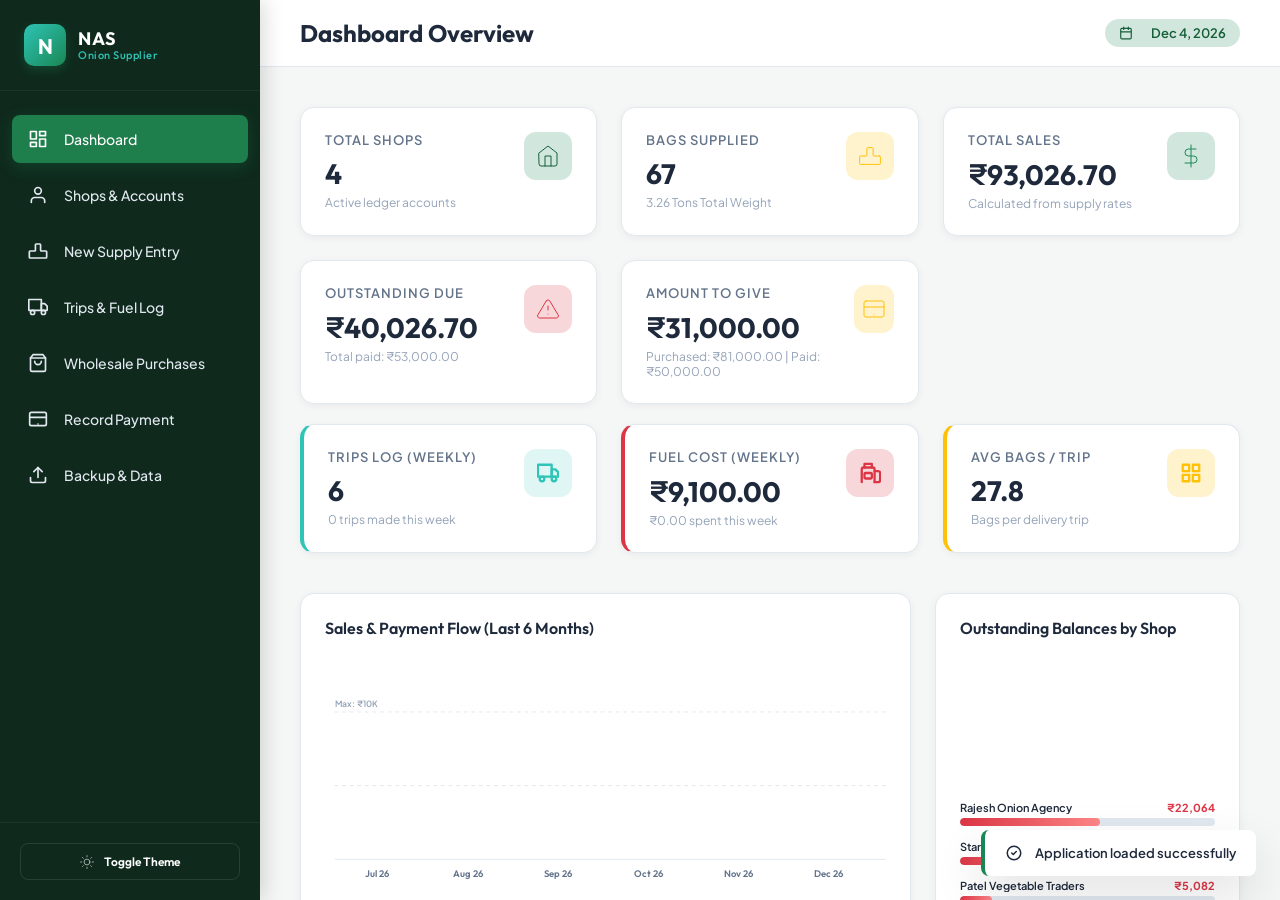
<file: index.html>
<!DOCTYPE html>
<html lang="en" data-theme="light">
<head>
  <meta charset="UTF-8">
  <meta name="viewport" content="width=device-width, initial-scale=1.0">
  <meta name="description" content="Onion Supply Ledger - Advanced digital ledger to record bag weights, rates, outstanding balances, and payments for onion merchants and suppliers.">
  <title>NAS Onion Ledger | Business Dashboard</title>
  <link rel="stylesheet" href="app.css">
</head>
<body>
  <div id="app-container">
    <!-- Sidebar Navigation -->
    <aside>
      <div class="sidebar-header">
        <div class="logo-icon">N</div>
        <div class="logo-text">
          NAS
          <span class="logo-subtitle">Onion Supplier</span>
        </div>
      </div>
      <ul class="sidebar-menu">
        <li class="menu-item active" data-target="dashboard-view">
          <a href="#">
            <svg xmlns="http://www.w3.org/2000/svg" viewBox="0 0 24 24" fill="none" stroke="currentColor" stroke-linecap="round" stroke-linejoin="round"><rect x="3" y="3" width="7" height="9"></rect><rect x="14" y="3" width="7" height="5"></rect><rect x="14" y="12" width="7" height="9"></rect><rect x="3" y="16" width="7" height="5"></rect></svg>
            Dashboard
          </a>
        </li>
        <li class="menu-item" data-target="shops-view">
          <a href="#">
            <svg xmlns="http://www.w3.org/2000/svg" viewBox="0 0 24 24" fill="none" stroke="currentColor" stroke-linecap="round" stroke-linejoin="round"><path d="M20 21v-2a4 4 0 0 0-4-4H8a4 4 0 0 0-4 4v2"></path><circle cx="12" cy="7" r="4"></circle></svg>
            Shops & Accounts
          </a>
        </li>
        <li class="menu-item" data-target="supply-view">
          <a href="#">
            <svg xmlns="http://www.w3.org/2000/svg" viewBox="0 0 24 24" fill="none" stroke="currentColor" stroke-linecap="round" stroke-linejoin="round"><path d="M21.5 12H16c-.5 0-.9-.4-.9-.9V4.5c0-.5-.4-.9-.9-.9H9.8c-.5 0-.9.4-.9.9v6.6c0 .5-.4.9-.9.9H2.5c-.5 0-.9.4-.9.9v6.6c0 .5.4.9.9.9h19c.5 0 .9-.4.9-.9v-6.6c0-.5-.4-.9-.9-.9z"></path></svg>
            New Supply Entry
          </a>
        </li>
        <li class="menu-item" data-target="trips-view">
          <a href="#">
            <svg xmlns="http://www.w3.org/2000/svg" viewBox="0 0 24 24" fill="none" stroke="currentColor" stroke-linecap="round" stroke-linejoin="round" style="width: 20px; height: 20px;"><rect x="1" y="3" width="15" height="13"></rect><polygon points="16 8 20 8 23 11 23 16 16 16 16 8"></polygon><circle cx="5.5" cy="18.5" r="2.5"></circle><circle cx="18.5" cy="18.5" r="2.5"></circle></svg>
            Trips & Fuel Log
          </a>
        </li>
        <li class="menu-item" data-target="sourcing-view">
          <a href="#">
            <svg xmlns="http://www.w3.org/2000/svg" viewBox="0 0 24 24" fill="none" stroke="currentColor" stroke-linecap="round" stroke-linejoin="round" style="width: 20px; height: 20px;"><path d="M6 2L3 6v14a2 2 0 0 0 2 2h14a2 2 0 0 0 2-2V6l-3-4z"></path><line x1="3" y1="6" x2="21" y2="6"></line><path d="M16 10a4 4 0 0 1-8 0"></path></svg>
            Wholesale Purchases
          </a>
        </li>
        <li class="menu-item" data-target="payment-view">
          <a href="#">
            <svg xmlns="http://www.w3.org/2000/svg" viewBox="0 0 24 24" fill="none" stroke="currentColor" stroke-linecap="round" stroke-linejoin="round"><rect x="2" y="4" width="20" height="16" rx="2" ry="2"></rect><line x1="12" y1="18" x2="12" y2="18"></line><line x1="2" y1="10" x2="22" y2="10"></line></svg>
            Record Payment
          </a>
        </li>
        <li class="menu-item" data-target="backup-view">
          <a href="#">
            <svg xmlns="http://www.w3.org/2000/svg" viewBox="0 0 24 24" fill="none" stroke="currentColor" stroke-linecap="round" stroke-linejoin="round"><path d="M21 15v4a2 2 0 0 1-2 2H5a2 2 0 0 1-2-2v-4"></path><polyline points="17 8 12 3 7 8"></polyline><line x1="12" y1="3" x2="12" y2="15"></line></svg>
            Backup & Data
          </a>
        </li>
      </ul>
      <div class="sidebar-footer">
        <button id="theme-toggle" class="theme-toggle-btn">
          <svg style="width: 14px; height: 14px;" xmlns="http://www.w3.org/2000/svg" viewBox="0 0 24 24" fill="none" stroke="currentColor" stroke-linecap="round" stroke-linejoin="round"><circle cx="12" cy="12" r="5"></circle><line x1="12" y1="1" x2="12" y2="3"></line><line x1="12" y1="21" x2="12" y2="23"></line><line x1="4.22" y1="4.22" x2="5.64" y2="5.64"></line><line x1="18.36" y1="18.36" x2="19.78" y2="19.78"></line><line x1="1" y1="12" x2="3" y2="12"></line><line x1="21" y1="12" x2="23" y2="12"></line><line x1="4.22" y1="19.78" x2="5.64" y2="18.36"></line><line x1="18.36" y1="5.64" x2="19.78" y2="4.22"></line></svg>
          Toggle Theme
        </button>
      </div>
    </aside>

    <!-- Main Workspace -->
    <main>
      <!-- Common Header -->
      <header>
        <h1 class="page-title" id="current-view-title">Dashboard</h1>
        <div class="header-actions">
          <span class="user-badge" id="today-date-badge">
            <svg xmlns="http://www.w3.org/2000/svg" viewBox="0 0 24 24" fill="none" stroke="currentColor" stroke-linecap="round" stroke-linejoin="round"><rect x="3" y="4" width="18" height="18" rx="2" ry="2"></rect><line x1="16" y1="2" x2="16" y2="6"></line><line x1="8" y1="2" x2="8" y2="6"></line><line x1="3" y1="10" x2="21" y2="10"></line></svg>
            21 Jun, 2026
          </span>
        </div>
      </header>

      <!-- View 1: Dashboard -->
      <section id="dashboard-view" class="view-section active">
        <!-- KPI Metrics Grid -->
        <div class="kpi-grid">
          <div class="kpi-card" id="kpi-total-shops">
            <div class="kpi-info">
              <h3>Total Shops</h3>
              <div class="kpi-value" id="kpi-shops-val">0</div>
              <div class="kpi-subvalue">Active ledger accounts</div>
            </div>
            <div class="kpi-icon primary">
              <svg xmlns="http://www.w3.org/2000/svg" width="24" height="24" viewBox="0 0 24 24" fill="none" stroke="currentColor" stroke-linecap="round" stroke-linejoin="round"><path d="M3 9l9-7 9 7v11a2 2 0 0 1-2 2H5a2 2 0 0 1-2-2z"></path><polyline points="9 22 9 12 15 12 15 22"></polyline></svg>
            </div>
          </div>
          
          <div class="kpi-card" id="kpi-total-bags">
            <div class="kpi-info">
              <h3>Bags Supplied</h3>
              <div class="kpi-value" id="kpi-bags-val">0</div>
              <div class="kpi-subvalue" id="kpi-bags-sub">0.00 Tons Total Weight</div>
            </div>
            <div class="kpi-icon warning">
              <svg xmlns="http://www.w3.org/2000/svg" width="24" height="24" viewBox="0 0 24 24" fill="none" stroke="currentColor" stroke-linecap="round" stroke-linejoin="round"><path d="M21.5 12H16c-.5 0-.9-.4-.9-.9V4.5c0-.5-.4-.9-.9-.9H9.8c-.5 0-.9.4-.9.9v6.6c0 .5-.4.9-.9.9H2.5c-.5 0-.9.4-.9.9v6.6c0 .5.4.9.9.9h19c.5 0 .9-.4.9-.9v-6.6c0-.5-.4-.9-.9-.9z"></path></svg>
            </div>
          </div>

          <div class="kpi-card" id="kpi-total-sales">
            <div class="kpi-info">
              <h3>Total Sales</h3>
              <div class="kpi-value" id="kpi-sales-val">₹0</div>
              <div class="kpi-subvalue" id="kpi-sales-sub">Calculated from supply rates</div>
            </div>
            <div class="kpi-icon success">
              <svg xmlns="http://www.w3.org/2000/svg" width="24" height="24" viewBox="0 0 24 24" fill="none" stroke="currentColor" stroke-linecap="round" stroke-linejoin="round"><line x1="12" y1="1" x2="12" y2="23"></line><path d="M17 5H9.5a3.5 3.5 0 0 0 0 7h5a3.5 3.5 0 0 1 0 7H6"></path></svg>
            </div>
          </div>

          <div class="kpi-card" id="kpi-total-due">
            <div class="kpi-info">
              <h3>Outstanding Due</h3>
              <div class="kpi-value" id="kpi-due-val">₹0</div>
              <div class="kpi-subvalue" id="kpi-due-sub">Total pending balance</div>
            </div>
            <div class="kpi-icon danger">
              <svg xmlns="http://www.w3.org/2000/svg" width="24" height="24" viewBox="0 0 24 24" fill="none" stroke="currentColor" stroke-linecap="round" stroke-linejoin="round"><path d="M10.29 3.86L1.82 18a2 2 0 0 0 1.71 3h16.94a2 2 0 0 0 1.71-3L13.71 3.86a2 2 0 0 0-3.42 0z"></path><line x1="12" y1="9" x2="12" y2="13"></line><line x1="12" y1="17" x2="12.01" y2="17"></line></svg>
            </div>
          </div>

          <div class="kpi-card" id="kpi-total-give">
            <div class="kpi-info">
              <h3>Amount to Give</h3>
              <div class="kpi-value" id="kpi-give-val">₹0</div>
              <div class="kpi-subvalue" id="kpi-give-sub">Owed to wholesale suppliers</div>
            </div>
            <div class="kpi-icon warning" style="background-color: var(--warning-light); color: var(--warning);">
              <svg xmlns="http://www.w3.org/2000/svg" width="24" height="24" viewBox="0 0 24 24" fill="none" stroke="currentColor" stroke-linecap="round" stroke-linejoin="round"><rect x="2" y="4" width="20" height="16" rx="2" ry="2"></rect><line x1="12" y1="18" x2="12" y2="18"></line><line x1="2" y1="10" x2="22" y2="10"></line></svg>
            </div>
          </div>
        </div>

        <!-- Logistics & Trips summary strip -->
        <div class="kpi-grid" style="margin-top: -20px; margin-bottom: 40px; grid-template-columns: repeat(auto-fit, minmax(220px, 1fr));">
          <div class="kpi-card" style="border-left: 4px solid var(--accent);">
            <div class="kpi-info">
              <h3>Trips Log (Weekly)</h3>
              <div class="kpi-value" id="logistics-trips-val">0</div>
              <div class="kpi-subvalue" id="logistics-trips-sub">0 trips this week</div>
            </div>
            <div class="kpi-icon primary" style="background-color: rgba(46, 196, 182, 0.15); color: var(--accent);">
              <svg xmlns="http://www.w3.org/2000/svg" viewBox="0 0 24 24" fill="none" stroke="currentColor" stroke-width="2.5" stroke-linecap="round" stroke-linejoin="round" style="width: 22px; height: 22px;"><rect x="1" y="3" width="15" height="13"></rect><polygon points="16 8 20 8 23 11 23 16 16 16 16 8"></polygon><circle cx="5.5" cy="18.5" r="2.5"></circle><circle cx="18.5" cy="18.5" r="2.5"></circle></svg>
            </div>
          </div>

          <div class="kpi-card" style="border-left: 4px solid var(--danger);">
            <div class="kpi-info">
              <h3>Fuel Cost (Weekly)</h3>
              <div class="kpi-value" id="logistics-fuel-val">₹0.00</div>
              <div class="kpi-subvalue" id="logistics-fuel-sub">₹0.00 total expense</div>
            </div>
            <div class="kpi-icon danger" style="background-color: var(--danger-light); color: var(--danger);">
              <svg xmlns="http://www.w3.org/2000/svg" viewBox="0 0 24 24" fill="none" stroke="currentColor" stroke-width="2.5" stroke-linecap="round" stroke-linejoin="round" style="width: 22px; height: 22px;"><path d="M3 22V8a2 2 0 0 1 2-2h10a2 2 0 0 1 2 2v14"></path><path d="M6 6V2h8v4"></path><path d="M13 18H7a1 1 0 0 1-1-1v-4a1 1 0 0 1 1-1h6a1 1 0 0 1 1 1v4a1 1 0 0 1-1 1z"></path><path d="M17 10h4a2 2 0 0 1 2 2v8a2 2 0 0 1-2 2h-4"></path></svg>
            </div>
          </div>

          <div class="kpi-card" style="border-left: 4px solid var(--warning);">
            <div class="kpi-info">
              <h3>Avg Bags / Trip</h3>
              <div class="kpi-value" id="logistics-avg-bags-val">0.0</div>
              <div class="kpi-subvalue" id="logistics-avg-bags-sub">Bags per delivery trip</div>
            </div>
            <div class="kpi-icon warning" style="background-color: var(--warning-light); color: var(--warning);">
              <svg xmlns="http://www.w3.org/2000/svg" viewBox="0 0 24 24" fill="none" stroke="currentColor" stroke-width="2.5" stroke-linecap="round" stroke-linejoin="round" style="width: 22px; height: 22px;"><rect x="3" y="3" width="7" height="7"></rect><rect x="14" y="3" width="7" height="7"></rect><rect x="14" y="14" width="7" height="7"></rect><rect x="3" y="14" width="7" height="7"></rect></svg>
            </div>
          </div>
        </div>

        <!-- Dashboard Visual Charts -->
        <div class="dashboard-grid">
          <div class="chart-card">
            <h3>Sales & Payment Flow (Last 6 Months)</h3>
            <div class="chart-container" id="sales-chart-container">
              <!-- Inline SVG Bar Chart generated dynamically by Javascript -->
            </div>
          </div>
          
          <div class="chart-card">
            <h3>Outstanding Balances by Shop</h3>
            <div class="chart-container" id="pie-chart-container">
              <!-- SVG Donut Chart/Bars generated dynamically -->
            </div>
          </div>
        </div>

        <!-- Recent Supply Records -->
        <div class="chart-card" style="min-height: auto;">
          <h3 style="margin-bottom: 15px;">Recent Supply Transactions</h3>
          <div class="table-responsive">
            <table>
              <thead>
                <tr>
                  <th>Date</th>
                  <th>Shop Name</th>
                  <th class="text-right">Bags</th>
                  <th class="text-right">Total Weight (Kg)</th>
                  <th class="text-right">Rate / Kg</th>
                  <th class="text-right">Total Amount</th>
                </tr>
              </thead>
              <tbody id="dashboard-recent-supplies">
                <!-- Dynamically Populated -->
              </tbody>
            </table>
          </div>
        </div>
      </section>

      <!-- View 2: Shops and Accounts -->
      <section id="shops-view" class="view-section">
        <div class="actions-bar">
          <div class="search-box">
            <svg xmlns="http://www.w3.org/2000/svg" fill="none" stroke="currentColor" stroke-linecap="round" stroke-linejoin="round" stroke-width="2" viewBox="0 0 24 24"><circle cx="11" cy="11" r="8"></circle><line x1="21" y1="21" x2="16.65" y2="16.65"></line></svg>
            <input type="text" id="shop-search" placeholder="Search shops by name or owner...">
          </div>
          <div style="display: flex; gap: 12px;">
            <select id="shop-filter-sort" style="width: auto;">
              <option value="name-asc">Sort: Name (A-Z)</option>
              <option value="name-desc">Sort: Name (Z-A)</option>
              <option value="balance-desc">Sort: Highest Due</option>
              <option value="balance-asc">Sort: Lowest Due</option>
            </select>
            <button class="btn btn-primary" id="btn-add-shop">
              <svg style="width:16px; height:16px;" xmlns="http://www.w3.org/2000/svg" viewBox="0 0 24 24" fill="none" stroke="currentColor" stroke-linecap="round" stroke-linejoin="round" stroke-width="2.5"><line x1="12" y1="5" x2="12" y2="19"></line><line x1="5" y1="12" x2="19" y2="12"></line></svg>
              Add New Shop
            </button>
          </div>
        </div>

        <!-- Shops Grid -->
        <div class="shops-grid" id="shops-list-container">
          <!-- Populated by JS -->
        </div>
      </section>

      <!-- View 3: New Supply Entry -->
      <section id="supply-view" class="view-section">
        <div class="form-card">
          <form id="supply-entry-form">
            <div class="form-grid">
              <div class="form-group col-span-2">
                <label for="supply-shop-select" class="required">Select Shop</label>
                <select id="supply-shop-select" required>
                  <option value="">-- Choose a Shop --</option>
                  <!-- Populated by JS -->
                </select>
              </div>

              <div class="form-group">
                <label for="supply-date" class="required">Supply Date</label>
                <input type="date" id="supply-date" required>
              </div>

              <div class="form-group">
                <label for="supply-rate" class="required">Rate per Kg (₹)</label>
                <input type="number" id="supply-rate" step="0.01" min="0" placeholder="e.g. 28.50" required>
              </div>

              <div class="form-group col-span-2">
                <label for="supply-weights" class="required">Bags Weight Input (Rapid Mode)</label>
                <textarea id="supply-weights" rows="4" placeholder="Enter weights separated by spaces, commas, or enter (e.g. 42 45.5 48,50 49)" required></textarea>
                <p style="font-size: 11px; color: var(--text-secondary); margin-top: 4px;">
                  💡 Just type bag weights one by one. Example: 45 42.5 46 51 40 43.5
                </p>
              </div>
            </div>

            <!-- Smart Parser Results -->
            <div class="smart-entry-panel">
              <div class="smart-entry-header">
                <h4>
                  <svg style="width: 16px; height: 16px;" xmlns="http://www.w3.org/2000/svg" fill="none" stroke="currentColor" stroke-linecap="round" stroke-linejoin="round" stroke-width="2.5" viewBox="0 0 24 24"><circle cx="12" cy="12" r="10"></circle><polyline points="12 6 12 12 16 14"></polyline></svg>
                  Real-time Bag Weight Calculations
                </h4>
              </div>

              <div class="bag-list-preview" id="parsed-bags-preview">
                <span style="color: var(--text-muted); font-size: 12px; font-style: italic;">Weights preview will appear here...</span>
              </div>

              <div class="bag-stats-strip">
                <div class="bag-stat-box">
                  <div class="bag-stat-label">Total Bags</div>
                  <div class="bag-stat-val" id="stat-bag-count">0</div>
                </div>
                <div class="bag-stat-box">
                  <div class="bag-stat-label">Total Weight</div>
                  <div class="bag-stat-val" id="stat-total-weight">0.00 Kg</div>
                </div>
                <div class="bag-stat-box">
                  <div class="bag-stat-label">Avg Weight</div>
                  <div class="bag-stat-val" id="stat-avg-weight">0.00 Kg</div>
                </div>
                <div class="bag-stat-box">
                  <div class="bag-stat-label">Total Amount</div>
                  <div class="bag-stat-val" id="stat-total-amount" style="color: var(--primary)">₹0.00</div>
                </div>
              </div>
            </div>

            <div class="form-group col-span-2" style="margin-top: 20px;">
              <label for="supply-notes">Remarks / Vehicle Number / Notes</label>
              <input type="text" id="supply-notes" placeholder="e.g. MH-12-AB-3456, Red Onion Grade-A">
            </div>

            <div style="margin-top: 30px; display: flex; justify-content: flex-end; gap: 12px;">
              <button type="button" class="btn btn-secondary" id="btn-reset-supply">Clear</button>
              <button type="submit" class="btn btn-primary">Save Supply Entry</button>
            </div>
          </form>
        </div>
      </section>

      <!-- View 3.5: Trips & Fuel Log -->
      <section id="trips-view" class="view-section">
        <div style="display: grid; grid-template-columns: 1fr 2fr; gap: 24px; align-items: start;">
          <!-- Trip Entry Form Card -->
          <div class="form-card" style="margin: 0; max-width: 100%;">
            <h3 style="margin-bottom: 20px; font-family: var(--font-heading);">Record Delivery Trip</h3>
            <form id="trip-entry-form">
              <div style="display: flex; flex-direction: column; gap: 16px;">
                <div class="form-group">
                  <label for="trip-date" class="required">Trip Date</label>
                  <input type="date" id="trip-date" required>
                </div>

                <div class="form-group">
                  <label for="trip-fuel-cost" class="required">Fuel Cost (₹)</label>
                  <input type="number" id="trip-fuel-cost" step="0.01" min="0" placeholder="e.g. 1500" required>
                </div>

                <div class="form-group">
                  <label for="trip-bags" class="required">Total Bags Carried</label>
                  <input type="number" id="trip-bags" min="0" placeholder="e.g. 45" required>
                </div>

                <div class="form-group">
                  <label for="trip-notes">Notes / Vehicle No / Route</label>
                  <input type="text" id="trip-notes" placeholder="e.g. MH-12-AB-3456, GPay fuel">
                </div>

                <div style="margin-top: 10px; display: flex; justify-content: flex-end; gap: 12px;">
                  <button type="button" class="btn btn-secondary" id="btn-reset-trip">Clear</button>
                  <button type="submit" class="btn btn-primary">Save Trip</button>
                </div>
              </div>
            </form>
          </div>

          <!-- Trip History Card -->
          <div class="chart-card" style="min-height: auto;">
            <h3 style="margin-bottom: 20px;">Recent Delivery Trips Log</h3>
            <div class="table-responsive">
              <table>
                <thead>
                  <tr>
                    <th>Date</th>
                    <th class="text-right">Bags Carried</th>
                    <th class="text-right">Fuel Cost (₹)</th>
                    <th>Notes / Vehicle</th>
                    <th>Action</th>
                  </tr>
                </thead>
                <tbody id="trips-history-rows">
                  <!-- Dynamically Populated -->
                </tbody>
              </table>
            </div>
          </div>
        </div>
      </section>

      <!-- View 3.7: Wholesale Purchases -->
      <section id="sourcing-view" class="view-section">
        <div style="display: grid; grid-template-columns: 1fr 2fr; gap: 24px; align-items: start;">
          <!-- Sourcing Entry Form Card -->
          <div class="form-card" style="margin: 0; max-width: 100%;">
            <h3 style="margin-bottom: 20px; font-family: var(--font-heading);">Record Wholesale Purchase</h3>
            <form id="sourcing-entry-form">
              <div style="display: flex; flex-direction: column; gap: 16px;">
                <div class="form-group">
                  <label for="sourcing-supplier-select" class="required">Select Supplier Shop</label>
                  <select id="sourcing-supplier-select" required>
                    <option value="">-- Choose Supplier --</option>
                    <option value="CHERIYAVA_NAS">CHERIYAVA NAS</option>
                    <option value="NOUSHAD_NAS">NOUSHAD NAS</option>
                  </select>
                </div>

                <div class="form-group">
                  <label for="sourcing-date" class="required">Purchase Date</label>
                  <input type="date" id="sourcing-date" required>
                </div>

                <div style="display: grid; grid-template-columns: 1fr 1fr; gap: 12px;">
                  <div class="form-group">
                    <label for="sourcing-rate" class="required">Purchase Rate (₹)</label>
                    <input type="number" id="sourcing-rate" step="0.01" min="0" placeholder="e.g. 18.00" required>
                  </div>
                  <div class="form-group">
                    <label for="sourcing-rate-unit" class="required">Rate Unit</label>
                    <select id="sourcing-rate-unit" required>
                      <option value="per Kg">per Kg</option>
                      <option value="per Bag">per Bag</option>
                    </select>
                  </div>
                </div>

                <div class="form-group">
                  <label for="sourcing-weights" class="required">Bags Weight Input (Rapid Mode)</label>
                  <textarea id="sourcing-weights" rows="4" placeholder="Enter weights separated by spaces, commas, or enter (e.g. 42 45.5 48,50 49)" required></textarea>
                  <p style="font-size: 11px; color: var(--text-secondary); margin-top: 4px;">
                    💡 Just type bag weights one by one. Example: 45 42.5 46 51 40 43.5
                  </p>
                </div>

                <!-- Smart Parser Results -->
                <div class="smart-entry-panel">
                  <div class="smart-entry-header">
                    <h4>
                      <svg style="width: 16px; height: 16px;" xmlns="http://www.w3.org/2000/svg" fill="none" stroke="currentColor" stroke-linecap="round" stroke-linejoin="round" stroke-width="2.5" viewBox="0 0 24 24"><circle cx="12" cy="12" r="10"></circle><polyline points="12 6 12 12 16 14"></polyline></svg>
                      Real-time Sourcing Bag Weight Calculations
                    </h4>
                  </div>

                  <div class="bag-list-preview" id="sourcing-parsed-bags-preview">
                    <span style="color: var(--text-muted); font-size: 12px; font-style: italic;">Weights preview will appear here...</span>
                  </div>

                  <div class="bag-stats-strip">
                    <div class="bag-stat-box">
                      <div class="bag-stat-label">Total Bags</div>
                      <div class="bag-stat-val" id="sourcing-stat-bag-count">0</div>
                    </div>
                    <div class="bag-stat-box">
                      <div class="bag-stat-label">Total Weight</div>
                      <div class="bag-stat-val" id="sourcing-stat-total-weight">0.00 Kg</div>
                    </div>
                    <div class="bag-stat-box">
                      <div class="bag-stat-label">Avg Weight</div>
                      <div class="bag-stat-val" id="sourcing-stat-avg-weight">0.00 Kg</div>
                    </div>
                    <div class="bag-stat-box">
                      <div class="bag-stat-label">Total Cost</div>
                      <div class="bag-stat-val" id="sourcing-stat-total-amount" style="color: var(--primary)">₹0.00</div>
                    </div>
                  </div>
                </div>

                <div class="form-group">
                  <label for="sourcing-notes">Notes / Remarks / Vehicle</label>
                  <input type="text" id="sourcing-notes" placeholder="e.g. MH-15-QQ-9999, Lasalgaon APMC">
                </div>

                <div style="margin-top: 10px; display: flex; justify-content: flex-end; gap: 12px;">
                  <button type="button" class="btn btn-secondary" id="btn-reset-sourcing">Clear</button>
                  <button type="submit" class="btn btn-primary">Save Purchase</button>
                </div>
              </div>
            </form>
          </div>

          <!-- Sourcing History Card -->
          <div class="chart-card" style="min-height: auto;">
            <h3 style="margin-bottom: 20px;">Wholesale Purchases History Log</h3>
            <div class="table-responsive">
              <table>
                <thead>
                  <tr>
                    <th>Date</th>
                    <th>Supplier Shop</th>
                    <th class="text-right">Bags</th>
                    <th class="text-right">Weight (Kg)</th>
                    <th class="text-right">Rate/Unit</th>
                    <th class="text-right">Total Cost</th>
                    <th>Notes</th>
                    <th>Action</th>
                  </tr>
                </thead>
                <tbody id="sourcing-history-rows">
                  <!-- Dynamically Populated -->
                </tbody>
              </table>
            </div>
          </div>

          <!-- Wholesale Payment Form -->
          <div class="form-card" style="margin: 0; max-width: 100%; border-left: 4px solid var(--success);">
            <h3 style="margin-bottom: 20px; font-family: var(--font-heading);">
              💸 Record Payment to Wholesaler
            </h3>
            <form id="wholesale-payment-form">
              <div style="display: flex; flex-direction: column; gap: 16px;">
                <div style="display: grid; grid-template-columns: 1fr 1fr; gap: 12px;">
                  <div class="form-group">
                    <label for="wpay-supplier-select" class="required">Supplier</label>
                    <select id="wpay-supplier-select" required>
                      <option value="">-- Choose Supplier --</option>
                      <option value="CHERIYAVA_NAS">CHERIYAVA NAS</option>
                      <option value="NOUSHAD_NAS">NOUSHAD NAS</option>
                    </select>
                  </div>
                  <div class="form-group">
                    <label for="wpay-date" class="required">Payment Date</label>
                    <input type="date" id="wpay-date" required>
                  </div>
                </div>

                <div style="display: grid; grid-template-columns: 1fr 1fr; gap: 12px;">
                  <div class="form-group">
                    <label for="wpay-amount" class="required">Amount Paid (₹)</label>
                    <input type="number" id="wpay-amount" step="0.01" min="1" placeholder="e.g. 50000" required>
                  </div>
                  <div class="form-group">
                    <label for="wpay-mode">Payment Mode</label>
                    <select id="wpay-mode">
                      <option value="Cash">Cash</option>
                      <option value="Bank Transfer">Bank Transfer</option>
                      <option value="GPay/PhonePe">GPay/PhonePe</option>
                      <option value="Cheque">Cheque</option>
                    </select>
                  </div>
                </div>

                <div class="form-group">
                  <label for="wpay-notes">Notes / Reference</label>
                  <input type="text" id="wpay-notes" placeholder="e.g. UPI Ref: 123456789">
                </div>

                <div style="margin-top: 4px; display: flex; justify-content: flex-end; gap: 12px;">
                  <button type="button" class="btn btn-secondary" id="btn-reset-wpay">Clear</button>
                  <button type="submit" class="btn btn-primary" style="background: var(--success);">Save Payment</button>
                </div>
              </div>
            </form>
          </div>

          <!-- Wholesale Payments History -->
          <div class="chart-card" style="min-height: auto;">
            <h3 style="margin-bottom: 20px;">Payments Made to Wholesalers</h3>
            <div class="table-responsive">
              <table>
                <thead>
                  <tr>
                    <th>Date</th>
                    <th>Supplier</th>
                    <th class="text-right">Amount Paid</th>
                    <th>Mode</th>
                    <th>Notes</th>
                    <th>Action</th>
                  </tr>
                </thead>
                <tbody id="wpay-history-rows">
                  <!-- Dynamically Populated -->
                </tbody>
              </table>
            </div>
          </div>
        </div>
      </section>

      <!-- View 4: Record Payment -->
      <section id="payment-view" class="view-section">
        <div class="form-card">
          <!-- Dual-tab segment toggle -->
          <div class="detail-tabs" style="margin-top:-10px; margin-bottom:20px; border-bottom:1px solid var(--border-color);">
            <button type="button" class="detail-tab active" id="tab-payment-received" style="font-size:13px; padding:10px 15px;">Received from Customer</button>
            <button type="button" class="detail-tab" id="tab-payment-paid" style="font-size:13px; padding:10px 15px;">Paid to Supplier</button>
          </div>
          
          <input type="hidden" id="payment-type" value="Received">

          <form id="payment-entry-form">
            <div class="form-grid">
              <div class="form-group col-span-2">
                <label for="payment-shop-select" class="required" id="payment-shop-label">Select Customer Shop</label>
                <select id="payment-shop-select" required>
                  <option value="">-- Choose a Shop --</option>
                  <!-- Populated by JS -->
                </select>
                <p id="payment-due-warning" style="font-size:12px; color: var(--danger); font-weight:600; margin-top:4px; display:none;">
                  Outstanding balance: ₹0.00
                </p>
              </div>

              <div class="form-group">
                <label for="payment-date" class="required" id="payment-date-label">Date Received</label>
                <input type="date" id="payment-date" required>
              </div>

              <div class="form-group">
                <label for="payment-amount" class="required" id="payment-amount-label">Amount Received (₹)</label>
                <input type="number" id="payment-amount" step="0.01" min="0.01" placeholder="e.g. 15000" required>
              </div>

              <div class="form-group">
                <label for="payment-mode" class="required">Payment Mode</label>
                <select id="payment-mode" required>
                  <option value="Cash">Cash</option>
                  <option value="Bank Transfer">Bank Transfer</option>
                  <option value="GPay/PhonePe">GPay / PhonePe</option>
                  <option value="Cheque">Cheque</option>
                  <option value="Other">Other</option>
                </select>
              </div>

              <div class="form-group">
                <label for="payment-reference">Reference No. / UTR No.</label>
                <input type="text" id="payment-reference" placeholder="e.g. TXN987654321">
              </div>

              <div class="form-group col-span-2">
                <label for="payment-notes">Notes / Remarks</label>
                <input type="text" id="payment-notes" placeholder="e.g. Handed over to self, final settlement part">
              </div>
            </div>

            <div style="margin-top: 30px; display: flex; justify-content: flex-end; gap: 12px;">
              <button type="button" class="btn btn-secondary" id="btn-reset-payment">Clear</button>
              <button type="submit" class="btn btn-primary">Record Payment</button>
            </div>
          </form>
        </div>
      </section>

      <!-- View 5: Backup & Data Management -->
      <section id="backup-view" class="view-section">
        <div class="manager-grid">
          <!-- Backup Card -->
          <div class="manager-card">
            <div class="manager-card-info">
              <h3>Download Backup File</h3>
              <p>Save all your business records to your computer or phone. This creates a secure <b>.json</b> file that contains all shops, bag transactions, and payment histories. We recommend doing this weekly!</p>
            </div>
            <button class="btn btn-primary" id="btn-download-backup" style="width: 100%; justify-content: center;">
              <svg style="width:16px; height:16px;" xmlns="http://www.w3.org/2000/svg" viewBox="0 0 24 24" fill="none" stroke="currentColor" stroke-linecap="round" stroke-linejoin="round" stroke-width="2"><path d="M21 15v4a2 2 0 0 1-2 2H5a2 2 0 0 1-2-2v-4"></path><polyline points="7 10 12 15 17 10"></polyline><line x1="12" y1="15" x2="12" y2="3"></line></svg>
              Download Full Backup (.json)
            </button>
            <div id="last-backup-info" style="margin-top:10px; font-size:12px; color:var(--text-secondary); text-align:center;">Last backup: Never</div>
          </div>

          <!-- Restore Card -->
          <div class="manager-card">
            <div class="manager-card-info">
              <h3>Restore From Backup</h3>
              <p>Load previous accounts and ledgers from a saved backup file. <b>WARNING:</b> This will overwrite and replace all current data in the app. Make sure to download a backup first if you have important records.</p>
            </div>
            <div class="file-upload-wrapper">
              <input type="file" id="backup-file-input" class="file-upload-input" accept=".json">
              <div class="file-upload-btn">
                <svg style="width:18px; height:18px;" xmlns="http://www.w3.org/2000/svg" viewBox="0 0 24 24" fill="none" stroke="currentColor" stroke-linecap="round" stroke-linejoin="round" stroke-width="2"><path d="M21 15v4a2 2 0 0 1-2 2H5a2 2 0 0 1-2-2v-4"></path><polyline points="17 8 12 3 7 8"></polyline><line x1="12" y1="3" x2="12" y2="15"></line></svg>
                <span>Choose Backup File to Restore</span>
              </div>
            </div>
          </div>

          <!-- Export CSV Summaries -->
          <div class="manager-card">
            <div class="manager-card-info">
              <h3>Export Ledger & Logistics Sheets (CSV)</h3>
              <p>Download your business spreadsheets. You can export the accounts outstanding sheet or download the delivery trips log showing fuel expenses.</p>
            </div>
            <div style="display: flex; flex-direction: column; gap: 10px;">
              <button class="btn btn-secondary" id="btn-export-excel" style="width: 100%; justify-content: center; border-color: var(--success); color: var(--success);">
                <svg style="width:16px; height:16px;" xmlns="http://www.w3.org/2000/svg" viewBox="0 0 24 24" fill="none" stroke="currentColor" stroke-linecap="round" stroke-linejoin="round" stroke-width="2"><rect x="3" y="3" width="18" height="18" rx="2" ry="2"></rect><line x1="9" y1="3" x2="9" y2="21"></line><line x1="15" y1="3" x2="15" y2="21"></line><line x1="3" y1="9" x2="21" y2="9"></line><line x1="3" y1="15" x2="21" y2="15"></line></svg>
                Export Accounts Sheet (Excel/CSV)
              </button>
              <button class="btn btn-secondary" id="btn-export-trips" style="width: 100%; justify-content: center; border-color: var(--info); color: var(--info);">
                <svg style="width:16px; height:16px;" xmlns="http://www.w3.org/2000/svg" viewBox="0 0 24 24" fill="none" stroke="currentColor" stroke-linecap="round" stroke-linejoin="round" stroke-width="2"><rect x="1" y="3" width="15" height="13"></rect><polygon points="16 8 20 8 23 11 23 16 16 16 16 8"></polygon><circle cx="5.5" cy="18.5" r="2.5"></circle><circle cx="18.5" cy="18.5" r="2.5"></circle></svg>
                Export Delivery Trips Log (Excel/CSV)
              </button>
              <button class="btn btn-secondary" id="btn-export-sourcing" style="width: 100%; justify-content: center; border-color: var(--warning); color: var(--warning);">
                <svg style="width:16px; height:16px;" xmlns="http://www.w3.org/2000/svg" viewBox="0 0 24 24" fill="none" stroke="currentColor" stroke-linecap="round" stroke-linejoin="round" stroke-width="2"><path d="M6 2L3 6v14a2 2 0 0 0 2 2h14a2 2 0 0 0 2-2V6l-3-4z"></path><line x1="3" y1="6" x2="21" y2="6"></line><path d="M16 10a4 4 0 0 1-8 0"></path></svg>
                Export Wholesale Purchases Log (Excel/CSV)
              </button>
              <button class="btn btn-secondary" id="btn-export-wpay" style="width: 100%; justify-content: center; border-color: var(--success); color: var(--success);">
                <svg style="width:16px; height:16px;" xmlns="http://www.w3.org/2000/svg" viewBox="0 0 24 24" fill="none" stroke="currentColor" stroke-linecap="round" stroke-linejoin="round" stroke-width="2"><rect x="2" y="4" width="20" height="16" rx="2"></rect><line x1="2" y1="10" x2="22" y2="10"></line><line x1="7" y1="4" x2="7" y2="20"></line></svg>
                Export Wholesaler Payments Log (Excel/CSV)
              </button>
              <button class="btn btn-primary" id="btn-export-all" style="width: 100%; justify-content: center; background: linear-gradient(135deg, var(--primary), var(--accent));">
                <svg style="width:16px; height:16px;" xmlns="http://www.w3.org/2000/svg" viewBox="0 0 24 24" fill="none" stroke="currentColor" stroke-linecap="round" stroke-linejoin="round" stroke-width="2"><path d="M14 2H6a2 2 0 0 0-2 2v16a2 2 0 0 0 2 2h12a2 2 0 0 0 2-2V8z"></path><polyline points="14 2 14 8 20 8"></polyline><line x1="16" y1="13" x2="8" y2="13"></line><line x1="16" y1="17" x2="8" y2="17"></line><polyline points="10 9 9 9 8 9"></polyline></svg>
                ⭐ Export Complete Business Report (All Sheets)
              </button>
            </div>
          </div>

          <!-- Download Last 2 Weeks Card -->
          <div class="manager-card" style="border-left: 4px solid var(--accent);">
            <div class="manager-card-info">
              <h3>📅 Download Last 2 Weeks Data</h3>
              <p>Quick export of only the <b>last 14 days</b> — all purchases, payments, trips, and wholesale records from the past two weeks in one CSV file.</p>
            </div>
            <button class="btn btn-primary" id="btn-export-2weeks" style="width: 100%; justify-content: center; background: var(--accent);">
              <svg style="width:16px; height:16px;" xmlns="http://www.w3.org/2000/svg" viewBox="0 0 24 24" fill="none" stroke="currentColor" stroke-linecap="round" stroke-linejoin="round" stroke-width="2"><rect x="3" y="4" width="18" height="18" rx="2" ry="2"></rect><line x1="16" y1="2" x2="16" y2="6"></line><line x1="8" y1="2" x2="8" y2="6"></line><line x1="3" y1="10" x2="21" y2="10"></line></svg>
              Download Last 2 Weeks Report (CSV)
            </button>
          </div>

          <!-- Diagnostics & Reset Card -->
          <div class="manager-card">
            <div class="manager-card-info">
              <h3>App Control & Reset</h3>
              <p>You can load sample demo data to see how the app works, or erase all data to start fresh. Clearing data erases everything from the browser's storage.</p>
            </div>
            <div style="display: grid; grid-template-columns: 1fr 1fr; gap: 12px;">
              <button class="btn btn-secondary" id="btn-load-demo" style="justify-content: center;">Load Demo Data</button>
              <button class="btn btn-danger" id="btn-clear-all" style="justify-content: center;">Erase All Data</button>
            </div>
          </div>
        </div>
      </section>
    </main>
  </div>

  <!-- Modal 1: Add/Edit Shop Form -->
  <div class="modal-overlay" id="shop-form-modal">
    <div class="modal-window" style="max-width: 500px;">
      <div class="modal-header">
        <div class="modal-title">
          <h2 id="shop-modal-title">Add New Shop</h2>
        </div>
        <button class="modal-close-btn" id="btn-close-shop-modal">
          <svg style="width:24px; height:24px;" xmlns="http://www.w3.org/2000/svg" viewBox="0 0 24 24" fill="none" stroke="currentColor" stroke-linecap="round" stroke-linejoin="round" stroke-width="2"><line x1="18" y1="6" x2="6" y2="18"></line><line x1="6" y1="6" x2="18" y2="18"></line></svg>
        </button>
      </div>
      <form id="shop-details-form">
        <div class="modal-body">
          <input type="hidden" id="edit-shop-id">
          <div style="display: flex; flex-direction: column; gap: 16px;">
            <div class="form-group">
              <label for="shop-name" class="required">Shop Name</label>
              <input type="text" id="shop-name" placeholder="e.g. Mahavir Onion Traders" required>
            </div>
            <div class="form-group">
              <label for="shop-owner" class="required">Owner Name</label>
              <input type="text" id="shop-owner" placeholder="e.g. Rajesh Kumar" required>
            </div>
            <div class="form-group">
              <label for="shop-type" class="required">Account Type</label>
              <select id="shop-type" required>
                <option value="Customer">Customer (We sell to them)</option>
                <option value="Supplier">Supplier (We buy in bulk from them)</option>
              </select>
            </div>
            <div class="form-group">
              <label for="shop-phone">Phone Number</label>
              <input type="tel" id="shop-phone" placeholder="e.g. 9876543210">
            </div>
            <div class="form-group">
              <label for="shop-address">Address / Market Location</label>
              <input type="text" id="shop-address" placeholder="e.g. APMC Market, G-Block, Shop 42">
            </div>
          </div>
        </div>
        <div class="modal-footer">
          <button type="button" class="btn btn-secondary" id="btn-cancel-shop-modal">Cancel</button>
          <button type="submit" class="btn btn-primary" id="btn-save-shop-modal">Save Shop</button>
        </div>
      </form>
    </div>
  </div>

  <!-- Modal 2: Detailed Shop Ledger Account (Statement) -->
  <div class="modal-overlay" id="shop-ledger-modal">
    <div class="modal-window">
      <div class="modal-header">
        <div class="modal-title">
          <h2>Shop Ledger Statement</h2>
        </div>
        <button class="modal-close-btn" id="btn-close-ledger-modal">
          <svg style="width:24px; height:24px;" xmlns="http://www.w3.org/2000/svg" viewBox="0 0 24 24" fill="none" stroke="currentColor" stroke-linecap="round" stroke-linejoin="round" stroke-width="2"><line x1="18" y1="6" x2="6" y2="18"></line><line x1="6" y1="6" x2="18" y2="18"></line></svg>
        </button>
      </div>
      
      <div class="modal-body">
        <!-- Print layout header -->
        <div class="ledger-header" id="modal-ledger-header">
          <!-- Dynamically populated -->
        </div>

        <!-- Ledger Action Tabs -->
        <div class="detail-tabs">
          <button class="detail-tab active" data-pane="tab-pane-supplies">Supplies History</button>
          <button class="detail-tab" data-pane="tab-pane-payments">Payments History</button>
          <button class="detail-tab" data-pane="tab-pane-statement">Detailed Balance Ledger</button>
        </div>

        <!-- Tab 1: Supplies History Pane -->
        <div class="tab-pane active" id="tab-pane-supplies">
          <div class="table-responsive">
            <table>
              <thead>
                <tr id="ledger-supplies-headers">
                  <!-- Dynamic JS -->
                </tr>
              </thead>
              <tbody id="modal-ledger-supplies-rows">
                <!-- JS Populated -->
              </tbody>
            </table>
          </div>
        </div>

        <!-- Tab 2: Payments History Pane -->
        <div class="tab-pane" id="tab-pane-payments">
          <div class="table-responsive">
            <table>
              <thead>
                <tr id="ledger-payments-headers">
                  <!-- Dynamic JS -->
                </tr>
              </thead>
              <tbody id="modal-ledger-payments-rows">
                <!-- JS Populated -->
              </tbody>
            </table>
          </div>
        </div>

        <!-- Tab 3: Detailed Ledger Statement (Running Balances) -->
        <div class="tab-pane" id="tab-pane-statement">
          <div class="table-responsive">
            <table>
              <thead>
                <tr id="ledger-statement-headers">
                  <!-- Dynamic JS -->
                </tr>
              </thead>
              <tbody id="modal-ledger-statement-rows">
                <!-- JS Populated -->
              </tbody>
            </table>
          </div>
        </div>

        <!-- Print-only signature section -->
        <div class="print-only-signature">
          <div class="print-sig-box">Merchant Signature</div>
          <div class="print-sig-box">Supplier Signature</div>
        </div>
      </div>

      <div class="modal-footer">
        <button class="btn btn-secondary" id="btn-print-statement">
          <svg style="width:16px; height:16px;" xmlns="http://www.w3.org/2000/svg" viewBox="0 0 24 24" fill="none" stroke="currentColor" stroke-linecap="round" stroke-linejoin="round" stroke-width="2"><polyline points="6 9 6 2 18 2 18 9"></polyline><path d="M6 18H4a2 2 0 0 1-2-2v-5a2 2 0 0 1 2-2h16a2 2 0 0 1 2 2v5a2 2 0 0 1-2 2h-2"></path><rect x="6" y="14" width="12" height="8"></rect></svg>
          Print Statement / Save PDF
        </button>
        <button class="btn btn-secondary" id="btn-close-ledger-footer">Close</button>
      </div>
    </div>
  </div>

  <!-- Toast Container -->
  <div id="toast-container"></div>

  <!-- Link App Engine Javascript -->
  <script src="app.js"></script>
</body>
</html>
</file>
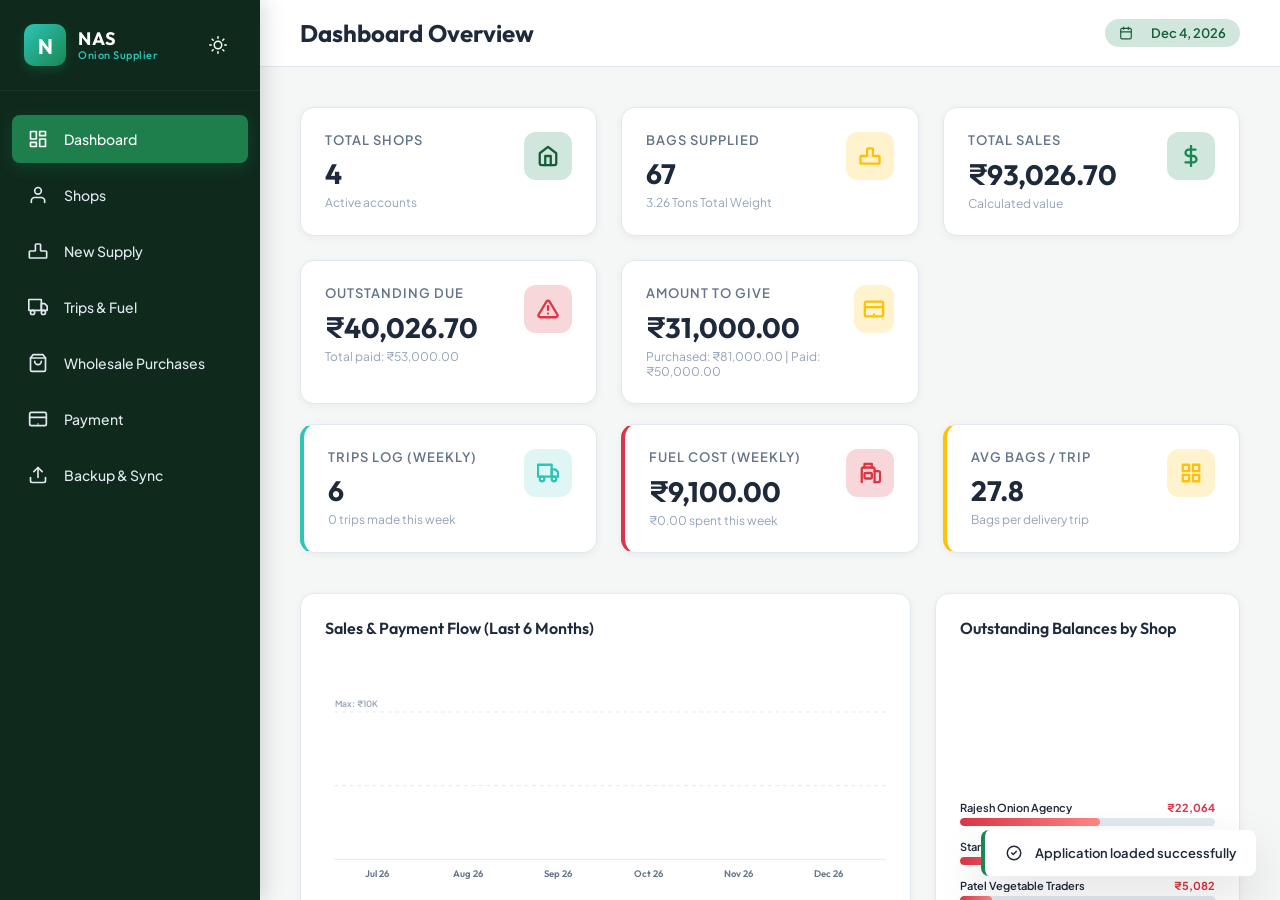
<file: onion-ledger-mobile.html>
<!DOCTYPE html>
<html lang="en" data-theme="light">
<head>
  <meta charset="UTF-8">
  <meta name="viewport" content="width=device-width, initial-scale=1.0, maximum-scale=1.0, user-scalable=no">
  <meta name="description" content="Onion Supply Ledger - Advanced digital ledger to record bag weights, rates, outstanding balances, and payments for onion merchants and suppliers.">
  <meta name="theme-color" content="#6c5ce7">
  <meta name="apple-mobile-web-app-capable" content="yes">
  <meta name="apple-mobile-web-app-status-bar-style" content="black-translucent">
  <meta name="apple-mobile-web-app-title" content="NAS Ledger">
  <link rel="manifest" href="manifest.json">
  <link rel="apple-touch-icon" href="icon-192.png">
  <link rel="icon" type="image/png" href="icon-192.png">
  <title>NAS Onion Ledger | Mobile Business Book</title>
  <script>
    // Register Service Worker for offline support & PWA install
    if ('serviceWorker' in navigator) {
      window.addEventListener('load', () => {
        navigator.serviceWorker.register('./sw.js').then(reg => {
          console.log('SW registered:', reg.scope);
        }).catch(err => console.log('SW registration failed:', err));
      });
    }
  </script>
  <style>
    /* app.css - Premium Sage/Forest Green & Slate Design System with Dark/Light Mode */
    @import url('https://fonts.googleapis.com/css2?family=Outfit:wght@300;400;500;600;700;800&family=Plus+Jakarta+Sans:wght@300;400;500;600;700;800&display=swap');

    :root {
      /* Common Transition */
      --transition-smooth: all 0.3s cubic-bezier(0.4, 0, 0.2, 1);
      --font-heading: 'Outfit', 'Plus Jakarta Sans', sans-serif;
      --font-body: 'Plus Jakarta Sans', 'Outfit', sans-serif;
      --sidebar-width: 260px;
      --sidebar-collapsed-width: 80px;
      --border-radius-sm: 8px;
      --border-radius-md: 14px;
      --border-radius-lg: 24px;
      --shadow-sm: 0 2px 8px rgba(0, 0, 0, 0.05);
      --shadow-md: 0 10px 30px rgba(0, 0, 0, 0.08);
      --shadow-lg: 0 20px 50px rgba(0, 0, 0, 0.12);

      /* Light Theme Variables (Default) */
      --bg-app: #f4f7f5;
      --bg-card: #ffffff;
      --bg-sidebar: #0f2a1d;
      --sidebar-text: #e2e8f0;
      --sidebar-text-active: #ffffff;
      --sidebar-item-hover: rgba(255, 255, 255, 0.08);
      --sidebar-item-active: #1e7e4c;
      
      --text-primary: #1e293b;
      --text-secondary: #64748b;
      --text-muted: #94a3b8;
      
      --primary: #155e37;
      --primary-light: #d1e7dd;
      --primary-hover: #0e4427;
      --accent: #2ec4b6;
      --border-color: #e2e8f0;
      
      --danger: #dc3545;
      --danger-light: #f8d7da;
      --success: #198754;
      --success-light: #d1e7dd;
      --warning: #ffc107;
      --warning-light: #fff3cd;
      --info: #0dcaf0;
      
      --chart-line: #155e37;
      --chart-fill: rgba(21, 94, 55, 0.1);
      --input-focus-border: #155e37;
      --input-focus-shadow: rgba(21, 94, 55, 0.15);
    }

    /* Dark Theme Variables */
    [data-theme="dark"] {
      --bg-app: #080f0b;
      --bg-card: #111a14;
      --bg-sidebar: #060c08;
      --sidebar-text: #94a3b8;
      --sidebar-text-active: #ffffff;
      --sidebar-item-hover: rgba(255, 255, 255, 0.05);
      --sidebar-item-active: #198754;
      
      --text-primary: #f8fafc;
      --text-secondary: #94a3b8;
      --text-muted: #64748b;
      
      --primary: #198754;
      --primary-light: rgba(25, 135, 84, 0.15);
      --primary-hover: #1e7e4c;
      --accent: #2ec4b6;
      --border-color: #202d25;
      
      --danger: #ef4444;
      --danger-light: rgba(239, 68, 68, 0.15);
      --success: #10b981;
      --success-light: rgba(16, 185, 129, 0.15);
      --warning: #f59e0b;
      --warning-light: rgba(245, 158, 11, 0.15);
      --info: #3b82f6;
      
      --chart-line: #10b981;
      --chart-fill: rgba(16, 185, 129, 0.1);
      --input-focus-border: #10b981;
      --input-focus-shadow: rgba(16, 185, 129, 0.15);
    }

    * {
      margin: 0;
      padding: 0;
      box-sizing: border-box;
      -webkit-tap-highlight-color: transparent;
    }

    body {
      font-family: var(--font-body);
      background-color: var(--bg-app);
      color: var(--text-primary);
      min-height: 100vh;
      display: flex;
      overflow-x: hidden;
      transition: var(--transition-smooth);
    }

    /* Layout Structure */
    #app-container {
      display: flex;
      width: 100vw;
      min-height: 100vh;
    }

    /* Sidebar Styling */
    aside {
      width: var(--sidebar-width);
      background-color: var(--bg-sidebar);
      display: flex;
      flex-direction: column;
      color: var(--sidebar-text);
      transition: var(--transition-smooth);
      flex-shrink: 0;
      z-index: 100;
      position: relative;
      box-shadow: 4px 0 20px rgba(0, 0, 0, 0.15);
    }

    .sidebar-header {
      padding: 24px;
      display: flex;
      align-items: center;
      gap: 12px;
      border-bottom: 1px solid rgba(255, 255, 255, 0.05);
    }

    .logo-icon {
      width: 42px;
      height: 42px;
      background: linear-gradient(135deg, #2ec4b6, #198754);
      border-radius: 10px;
      display: flex;
      align-items: center;
      justify-content: center;
      color: white;
      font-weight: 800;
      font-size: 20px;
      box-shadow: 0 4px 10px rgba(25, 135, 84, 0.3);
    }

    .logo-text {
      font-family: var(--font-heading);
      font-weight: 700;
      font-size: 18px;
      color: white;
      letter-spacing: 0.5px;
      line-height: 1.2;
      flex-grow: 1;
    }

    .logo-subtitle {
      font-size: 11px;
      color: #2ec4b6;
      font-weight: 500;
      display: block;
    }

    .theme-toggle-icon-btn {
      display: flex;
      align-items: center;
      justify-content: center;
      width: 36px;
      height: 36px;
      border-radius: 50%;
      background: transparent;
      border: none;
      color: white;
      cursor: pointer;
      transition: var(--transition-smooth);
    }

    .theme-toggle-icon-btn:hover {
      background-color: rgba(255, 255, 255, 0.1);
    }

    .sidebar-menu {
      list-style: none;
      padding: 24px 12px;
      display: flex;
      flex-direction: column;
      gap: 8px;
      flex-grow: 1;
    }

    .menu-item a {
      display: flex;
      align-items: center;
      gap: 16px;
      padding: 14px 16px;
      color: var(--sidebar-text);
      text-decoration: none;
      border-radius: var(--border-radius-sm);
      font-weight: 500;
      font-size: 14px;
      transition: var(--transition-smooth);
    }

    .menu-item a svg {
      width: 20px;
      height: 20px;
      stroke-width: 2px;
    }

    .menu-item:hover a {
      background-color: var(--sidebar-item-hover);
      color: var(--sidebar-text-active);
      transform: translateX(4px);
    }

    .menu-item.active a {
      background-color: var(--sidebar-item-active);
      color: var(--sidebar-text-active);
      box-shadow: 0 4px 15px rgba(25, 135, 84, 0.25);
    }

    /* Main Content Wrapper */
    main {
      flex-grow: 1;
      display: flex;
      flex-direction: column;
      min-width: 0;
      height: 100vh;
      overflow-y: auto;
    }

    header {
      background-color: var(--bg-card);
      padding: 18px 40px;
      border-bottom: 1px solid var(--border-color);
      display: flex;
      align-items: center;
      justify-content: space-between;
      flex-shrink: 0;
      transition: var(--transition-smooth);
    }

    .page-title {
      font-family: var(--font-heading);
      font-size: 24px;
      font-weight: 700;
      color: var(--text-primary);
    }

    .header-actions {
      display: flex;
      align-items: center;
      gap: 16px;
    }

    .user-badge {
      display: flex;
      align-items: center;
      gap: 12px;
      padding: 6px 14px;
      background-color: var(--primary-light);
      color: var(--primary);
      border-radius: 50px;
      font-weight: 600;
      font-size: 13px;
    }

    .user-badge svg {
      width: 16px;
      height: 16px;
    }

    /* View Sections */
    .view-section {
      display: none;
      padding: 40px;
      animation: fadeIn 0.4s ease-out forwards;
    }

    .view-section.active {
      display: block;
    }

    @keyframes fadeIn {
      from {
        opacity: 0;
        transform: translateY(15px);
      }
      to {
        opacity: 1;
        transform: translateY(0);
      }
    }

    /* Dashboard KPIs */
    .kpi-grid {
      display: grid;
      grid-template-columns: repeat(auto-fit, minmax(220px, 1fr));
      gap: 24px;
      margin-bottom: 40px;
    }

    .kpi-card {
      background-color: var(--bg-card);
      border-radius: var(--border-radius-md);
      padding: 24px;
      box-shadow: var(--shadow-sm);
      border: 1px solid var(--border-color);
      display: flex;
      justify-content: space-between;
      align-items: flex-start;
      transition: var(--transition-smooth);
    }

    .kpi-card:hover {
      transform: translateY(-5px);
      box-shadow: var(--shadow-md);
      border-color: var(--primary);
    }

    .kpi-info h3 {
      font-size: 13px;
      text-transform: uppercase;
      letter-spacing: 1px;
      color: var(--text-secondary);
      font-weight: 600;
      margin-bottom: 8px;
    }

    .kpi-value {
      font-family: var(--font-heading);
      font-size: 28px;
      font-weight: 700;
      color: var(--text-primary);
      margin-bottom: 4px;
    }

    .kpi-subvalue {
      font-size: 12px;
      color: var(--text-muted);
    }

    .kpi-icon {
      width: 48px;
      height: 48px;
      border-radius: 12px;
      display: flex;
      align-items: center;
      justify-content: center;
    }

    .kpi-icon.primary {
      background-color: var(--primary-light);
      color: var(--primary);
    }

    .kpi-icon.success {
      background-color: var(--success-light);
      color: var(--success);
    }

    .kpi-icon.danger {
      background-color: var(--danger-light);
      color: var(--danger);
    }

    .kpi-icon.warning {
      background-color: var(--warning-light);
      color: var(--warning);
    }

    /* Dashboard Charts Grid */
    .dashboard-grid {
      display: grid;
      grid-template-columns: 2fr 1fr;
      gap: 24px;
      margin-bottom: 40px;
    }

    @media (max-width: 1024px) {
      .dashboard-grid {
        grid-template-columns: 1fr;
      }
    }

    .chart-card {
      background-color: var(--bg-card);
      border-radius: var(--border-radius-md);
      padding: 24px;
      box-shadow: var(--shadow-sm);
      border: 1px solid var(--border-color);
      min-height: 350px;
      display: flex;
      flex-direction: column;
    }

    .chart-card h3 {
      font-family: var(--font-heading);
      font-size: 16px;
      font-weight: 600;
      margin-bottom: 20px;
      display: flex;
      justify-content: space-between;
      align-items: center;
    }

    .chart-container {
      flex-grow: 1;
      position: relative;
      width: 100%;
      height: 250px;
      display: flex;
      align-items: flex-end;
      justify-content: space-between;
    }

    /* Shop Management Styles */
    .actions-bar {
      display: flex;
      justify-content: space-between;
      align-items: center;
      margin-bottom: 24px;
      gap: 16px;
    }

    .search-box {
      position: relative;
      max-width: 320px;
      width: 100%;
    }

    .search-box svg {
      position: absolute;
      left: 14px;
      top: 50%;
      transform: translateY(-50%);
      color: var(--text-muted);
      width: 18px;
      height: 18px;
    }

    .search-box input {
      width: 100%;
      padding: 12px 14px 12px 42px;
      border-radius: var(--border-radius-sm);
      border: 1px solid var(--border-color);
      background-color: var(--bg-card);
      color: var(--text-primary);
      font-family: var(--font-body);
      font-size: 14px;
      transition: var(--transition-smooth);
    }

    .search-box input:focus {
      outline: none;
      border-color: var(--input-focus-border);
      box-shadow: 0 0 0 3px var(--input-focus-shadow);
    }

    .btn {
      display: inline-flex;
      align-items: center;
      justify-content: center;
      gap: 8px;
      padding: 12px 20px;
      border-radius: var(--border-radius-sm);
      font-family: var(--font-heading);
      font-weight: 600;
      font-size: 14px;
      cursor: pointer;
      transition: var(--transition-smooth);
      border: none;
    }

    .btn-primary {
      background-color: var(--primary);
      color: white;
    }

    .btn-primary:hover {
      background-color: var(--primary-hover);
      transform: translateY(-2px);
      box-shadow: 0 4px 12px rgba(25, 135, 84, 0.2);
    }

    .btn-secondary {
      background-color: var(--bg-card);
      border: 1px solid var(--border-color);
      color: var(--text-secondary);
    }

    .btn-secondary:hover {
      border-color: var(--text-secondary);
      color: var(--text-primary);
    }

    .btn-danger {
      background-color: var(--danger);
      color: white;
    }

    .btn-danger:hover {
      background-color: #bd2130;
    }

    .btn-sm {
      padding: 8px 12px;
      font-size: 12px;
      border-radius: 6px;
    }

    /* Shop Grid & Cards */
    .shops-grid {
      display: grid;
      grid-template-columns: repeat(auto-fill, minmax(280px, 1fr));
      gap: 24px;
    }

    .shop-card {
      background-color: var(--bg-card);
      border-radius: var(--border-radius-md);
      border: 1px solid var(--border-color);
      box-shadow: var(--shadow-sm);
      padding: 24px;
      display: flex;
      flex-direction: column;
      justify-content: space-between;
      min-height: 200px;
      position: relative;
      overflow: hidden;
      transition: var(--transition-smooth);
    }

    .shop-card:hover {
      transform: translateY(-4px);
      box-shadow: var(--shadow-md);
      border-color: var(--primary-light);
    }

    .shop-card::before {
      content: '';
      position: absolute;
      top: 0;
      left: 0;
      width: 4px;
      height: 100%;
      background-color: var(--primary);
    }

    .shop-card.has-balance::before {
      background-color: var(--danger);
    }

    .shop-card.is-supplier::before {
      background-color: var(--warning);
    }

    .shop-card-header {
      display: flex;
      justify-content: space-between;
      align-items: flex-start;
      margin-bottom: 16px;
    }

    .shop-card-name {
      font-family: var(--font-heading);
      font-size: 18px;
      font-weight: 700;
      color: var(--text-primary);
      line-height: 1.2;
    }

    .shop-card-owner {
      font-size: 12px;
      color: var(--text-secondary);
      margin-top: 4px;
    }

    .shop-card-balance {
      margin: 16px 0;
      padding: 12px;
      background-color: var(--bg-app);
      border-radius: var(--border-radius-sm);
      display: flex;
      justify-content: space-between;
      align-items: center;
    }

    .shop-card-balance span {
      font-size: 11px;
      text-transform: uppercase;
      font-weight: 600;
      color: var(--text-secondary);
    }

    .shop-card-balance .balance-value {
      font-family: var(--font-heading);
      font-size: 18px;
      font-weight: 700;
    }

    .shop-card-balance.danger-bg .balance-value {
      color: var(--danger);
    }

    .shop-card-balance.warning-bg .balance-value {
      color: var(--warning);
    }

    .shop-card-balance.success-bg .balance-value {
      color: var(--success);
    }

    .shop-card-footer {
      display: flex;
      gap: 8px;
      margin-top: 8px;
    }

    /* Forms Styling */
    .form-card {
      background-color: var(--bg-card);
      border-radius: var(--border-radius-md);
      border: 1px solid var(--border-color);
      box-shadow: var(--shadow-sm);
      padding: 30px;
      max-width: 700px;
      margin: 0 auto;
    }

    .form-grid {
      display: grid;
      grid-template-columns: repeat(2, 1fr);
      gap: 20px;
      margin-bottom: 24px;
    }

    @media (max-width: 576px) {
      .form-grid {
        grid-template-columns: 1fr;
      }
    }

    .form-group {
      display: flex;
      flex-direction: column;
      gap: 8px;
    }

    .form-group.col-span-2 {
      grid-column: span 2;
    }

    @media (max-width: 576px) {
      .form-group.col-span-2 {
        grid-column: span 1;
      }
    }

    label {
      font-size: 13px;
      font-weight: 600;
      color: var(--text-secondary);
    }

    .required::after {
      content: ' *';
      color: var(--danger);
    }

    input, select, textarea {
      width: 100%;
      padding: 12px 14px;
      border-radius: var(--border-radius-sm);
      border: 1px solid var(--border-color);
      background-color: var(--bg-card);
      color: var(--text-primary);
      font-family: var(--font-body);
      font-size: 14px;
      transition: var(--transition-smooth);
    }

    input:focus, select:focus, textarea:focus {
      outline: none;
      border-color: var(--input-focus-border);
      box-shadow: 0 0 0 3px var(--input-focus-shadow);
    }

    /* Smart Rapid Weights Input Panel */
    .smart-entry-panel {
      background-color: var(--bg-app);
      border: 1px dashed var(--border-color);
      border-radius: var(--border-radius-sm);
      padding: 18px;
      margin-top: 14px;
    }

    .smart-entry-header {
      display: flex;
      justify-content: space-between;
      align-items: center;
      margin-bottom: 12px;
    }

    .smart-entry-header h4 {
      font-family: var(--font-heading);
      font-size: 13px;
      font-weight: 600;
      color: var(--primary);
      display: flex;
      align-items: center;
      gap: 6px;
    }

    .bag-stats-strip {
      display: grid;
      grid-template-columns: repeat(4, 1fr);
      gap: 12px;
      margin-top: 14px;
      background-color: var(--bg-card);
      border: 1px solid var(--border-color);
      border-radius: var(--border-radius-sm);
      padding: 12px;
    }

    .bag-stat-box {
      text-align: center;
    }

    .bag-stat-label {
      font-size: 10px;
      color: var(--text-secondary);
      text-transform: uppercase;
      font-weight: 600;
      margin-bottom: 4px;
    }

    .bag-stat-val {
      font-family: var(--font-heading);
      font-size: 16px;
      font-weight: 700;
      color: var(--text-primary);
    }

    .bag-list-preview {
      display: flex;
      flex-wrap: wrap;
      gap: 6px;
      margin-top: 12px;
      max-height: 100px;
      overflow-y: auto;
      padding: 4px;
    }

    .bag-badge {
      background-color: var(--primary-light);
      color: var(--primary);
      font-size: 11px;
      font-weight: 600;
      padding: 4px 8px;
      border-radius: 4px;
      display: flex;
      align-items: center;
      gap: 4px;
    }

    .bag-badge-index {
      font-size: 9px;
      opacity: 0.7;
    }

    /* Modals & Backdrop Blur */
    .modal-overlay {
      position: fixed;
      top: 0;
      left: 0;
      width: 100%;
      height: 100%;
      background-color: rgba(15, 42, 29, 0.4);
      backdrop-filter: blur(8px);
      z-index: 200;
      display: flex;
      align-items: center;
      justify-content: center;
      opacity: 0;
      pointer-events: none;
      transition: var(--transition-smooth);
    }

    .modal-overlay.active {
      opacity: 1;
      pointer-events: all;
    }

    .modal-window {
      background-color: var(--bg-card);
      border-radius: var(--border-radius-lg);
      box-shadow: var(--shadow-lg);
      border: 1px solid var(--border-color);
      width: 95%;
      max-width: 900px;
      max-height: 90vh;
      display: flex;
      flex-direction: column;
      transform: scale(0.9) translateY(20px);
      transition: var(--transition-smooth);
      overflow: hidden;
    }

    .modal-overlay.active .modal-window {
      transform: scale(1) translateY(0);
    }

    .modal-header {
      padding: 20px 24px;
      border-bottom: 1px solid var(--border-color);
      display: flex;
      justify-content: space-between;
      align-items: center;
    }

    .modal-title h2 {
      font-family: var(--font-heading);
      font-size: 20px;
      font-weight: 700;
    }

    .modal-close-btn {
      background: transparent;
      border: none;
      cursor: pointer;
      color: var(--text-secondary);
      transition: var(--transition-smooth);
    }

    .modal-close-btn:hover {
      color: var(--text-primary);
      transform: rotate(90deg);
    }

    .modal-body {
      padding: 20px 24px;
      overflow-y: auto;
      flex-grow: 1;
    }

    .modal-footer {
      padding: 16px 24px;
      border-top: 1px solid var(--border-color);
      display: flex;
      justify-content: flex-end;
      gap: 12px;
      background-color: var(--bg-app);
    }

    /* Shop Ledger Sheets in Modals */
    .ledger-header {
      display: grid;
      grid-template-columns: 2fr 1fr;
      gap: 20px;
      margin-bottom: 24px;
      background: linear-gradient(135deg, var(--bg-sidebar), var(--primary));
      color: white;
      border-radius: var(--border-radius-md);
      padding: 20px;
    }

    .ledger-header-info h3 {
      font-family: var(--font-heading);
      font-size: 18px;
      font-weight: 700;
      margin-bottom: 6px;
    }

    .ledger-header-info p {
      opacity: 0.8;
      font-size: 12px;
      margin-bottom: 4px;
    }

    .ledger-header-totals {
      display: flex;
      flex-direction: column;
      justify-content: center;
      align-items: flex-end;
      text-align: right;
      border-left: 1px solid rgba(255, 255, 255, 0.1);
      padding-left: 16px;
    }

    .ledger-total-due {
      font-family: var(--font-heading);
      font-size: 22px;
      font-weight: 800;
      color: #2ec4b6;
    }

    /* Tab buttons for Shop statement details */
    .detail-tabs {
      display: flex;
      border-bottom: 1px solid var(--border-color);
      margin-bottom: 20px;
      gap: 10px;
      overflow-x: auto;
      scrollbar-width: none;
    }
    
    .detail-tabs::-webkit-scrollbar {
      display: none;
    }

    .detail-tab {
      padding: 10px 14px;
      border: none;
      background: transparent;
      font-family: var(--font-heading);
      font-weight: 600;
      font-size: 13px;
      color: var(--text-secondary);
      cursor: pointer;
      border-bottom: 2px solid transparent;
      transition: var(--transition-smooth);
      white-space: nowrap;
    }

    .detail-tab:hover {
      color: var(--text-primary);
    }

    .detail-tab.active {
      color: var(--primary);
      border-bottom-color: var(--primary);
    }

    .tab-pane {
      display: none;
    }

    .tab-pane.active {
      display: block;
    }

    /* Customized HTML Table for supplies/payments list */
    .table-responsive {
      width: 100%;
      overflow-x: auto;
    }

    table {
      width: 100%;
      border-collapse: collapse;
      text-align: left;
      font-size: 13px;
    }

    th {
      background-color: var(--bg-app);
      color: var(--text-secondary);
      font-weight: 600;
      padding: 12px 16px;
      border-bottom: 2px solid var(--border-color);
      text-transform: uppercase;
      font-size: 11px;
      letter-spacing: 0.5px;
    }

    td {
      padding: 14px 16px;
      border-bottom: 1px solid var(--border-color);
      color: var(--text-primary);
    }

    tr:hover td {
      background-color: rgba(21, 94, 55, 0.02);
    }

    .text-right {
      text-align: right;
    }

    .text-danger {
      color: var(--danger);
      font-weight: 600;
    }

    .text-success {
      color: var(--success);
      font-weight: 600;
    }

    .badge {
      display: inline-block;
      padding: 4px 8px;
      border-radius: 50px;
      font-size: 11px;
      font-weight: 600;
    }

    .badge-success {
      background-color: var(--success-light);
      color: var(--success);
    }

    .badge-danger {
      background-color: var(--danger-light);
      color: var(--danger);
    }

    .badge-warning {
      background-color: var(--warning-light);
      color: var(--warning);
    }

    /* Data Manager Section Card */
    .manager-grid {
      display: grid;
      grid-template-columns: repeat(2, 1fr);
      gap: 24px;
    }

    @media (max-width: 768px) {
      .manager-grid {
        grid-template-columns: 1fr;
      }
    }

    .manager-card {
      background-color: var(--bg-card);
      border-radius: var(--border-radius-md);
      border: 1px solid var(--border-color);
      padding: 24px;
      box-shadow: var(--shadow-sm);
      display: flex;
      flex-direction: column;
      justify-content: space-between;
      gap: 20px;
    }

    .manager-card-info h3 {
      font-family: var(--font-heading);
      font-size: 18px;
      font-weight: 700;
      margin-bottom: 8px;
    }

    .manager-card-info p {
      color: var(--text-secondary);
      font-size: 13px;
      line-height: 1.5;
    }

    .file-upload-wrapper {
      position: relative;
      display: inline-block;
      width: 100%;
    }

    .file-upload-input {
      position: absolute;
      left: 0;
      top: 0;
      opacity: 0;
      width: 100%;
      height: 100%;
      cursor: pointer;
    }

    .file-upload-btn {
      display: flex;
      align-items: center;
      justify-content: center;
      gap: 8px;
      padding: 12px;
      border: 2px dashed var(--border-color);
      border-radius: var(--border-radius-sm);
      text-align: center;
      font-weight: 500;
      font-size: 14px;
      color: var(--text-secondary);
      background-color: var(--bg-app);
      transition: var(--transition-smooth);
    }

    .file-upload-wrapper:hover .file-upload-btn {
      border-color: var(--primary);
      color: var(--primary);
      background-color: var(--primary-light);
    }

    /* SVG Chart details */
    .bar-chart-rect {
      transition: var(--transition-smooth);
      cursor: pointer;
    }

    .bar-chart-rect:hover {
      fill: var(--accent);
    }

    .chart-tooltip {
      position: absolute;
      background-color: rgba(15, 42, 29, 0.95);
      color: white;
      padding: 8px 12px;
      border-radius: 6px;
      font-size: 11px;
      font-family: var(--font-heading);
      pointer-events: none;
      opacity: 0;
      transition: opacity 0.2s;
      box-shadow: 0 4px 10px rgba(0,0,0,0.3);
      z-index: 10;
    }

    /* Toast System */
    #toast-container {
      position: fixed;
      bottom: 24px;
      right: 24px;
      z-index: 300;
      display: flex;
      flex-direction: column;
      gap: 10px;
    }

    .toast {
      background-color: var(--bg-card);
      color: var(--text-primary);
      border-left: 4px solid var(--primary);
      border-radius: var(--border-radius-sm);
      padding: 14px 20px;
      box-shadow: var(--shadow-lg);
      font-size: 13px;
      font-weight: 600;
      display: flex;
      align-items: center;
      gap: 12px;
      min-width: 250px;
      transform: translateX(120%);
      animation: slideIn 0.3s cubic-bezier(0.16, 1, 0.3, 1) forwards;
    }

    @keyframes slideIn {
      to {
        transform: translateX(0);
      }
    }

    .toast.toast-success {
      border-left-color: var(--success);
    }

    .toast.toast-danger {
      border-left-color: var(--danger);
    }

    .toast.toast-warning {
      border-left-color: var(--warning);
    }

    /* Mobile Friendly Responsive Rules */
    @media (max-width: 768px) {
      #app-container {
        flex-direction: column;
      }
      
      aside {
        width: 100%;
        height: auto;
        position: relative;
        box-shadow: 0 4px 15px rgba(0, 0, 0, 0.05);
      }

      .sidebar-header {
        justify-content: space-between;
        padding: 14px 16px;
      }

      .sidebar-menu {
        flex-direction: row;
        padding: 8px 12px;
        overflow-x: auto;
        gap: 6px;
        scrollbar-width: none;
      }
      
      .sidebar-menu::-webkit-scrollbar {
        display: none; /* Hide scrollbars for navbar layout */
      }

      .menu-item a {
        padding: 10px 14px;
        font-size: 13px;
        white-space: nowrap;
        gap: 6px;
      }

      main {
        height: auto;
        overflow-y: visible;
      }

      header {
        padding: 16px 20px;
      }

      .view-section {
        padding: 20px 16px;
      }
      
      .actions-bar {
        flex-direction: column;
        align-items: stretch;
      }
      
      .search-box {
        max-width: none;
      }
      
      .form-card {
        padding: 20px 16px;
      }
      
      .ledger-header {
        grid-template-columns: 1fr;
        gap: 12px;
        text-align: left;
      }
      
      .ledger-header-totals {
        align-items: flex-start;
        text-align: left;
        border-left: none;
        border-top: 1px solid rgba(255, 255, 255, 0.1);
        padding-left: 0;
        padding-top: 12px;
      }
    }

    /* Print Invoice Stylesheet */
    @media print {
      body {
        background-color: white !important;
        color: black !important;
      }

      aside, header, .actions-bar, .modal-close-btn, .modal-footer, #toast-container, .btn, .detail-tabs {
        display: none !important;
      }

      main {
        height: auto !important;
        overflow: visible !important;
      }

      .view-section {
        display: none !important;
      }

      .modal-overlay {
        position: relative !important;
        background: none !important;
        backdrop-filter: none !important;
        opacity: 1 !important;
        pointer-events: all !important;
        z-index: auto !important;
        display: block !important;
      }

      .modal-window {
        width: 100% !important;
        max-width: 100% !important;
        max-height: none !important;
        border: none !important;
        box-shadow: none !important;
        transform: none !important;
        overflow: visible !important;
        display: block !important;
      }

      .modal-body {
        padding: 0 !important;
        overflow: visible !important;
      }

      .ledger-header {
        background: none !important;
        color: black !important;
        border: 1px solid #ccc !important;
        padding: 15px !important;
      }

      .ledger-header-info p {
        color: black !important;
      }

      .ledger-header-totals {
        border-left: 1px solid #ccc !important;
      }

      .ledger-total-due {
        color: black !important;
      }

      table {
        border: 1px solid #ccc !important;
      }

      th {
        background-color: #eee !important;
        color: black !important;
        border-bottom: 1px solid #ccc !important;
      }

      td {
        border-bottom: 1px solid #ccc !important;
        color: black !important;
      }

      .tab-pane {
        display: block !important;
      }
      
      .print-only-signature {
        display: block !important;
        margin-top: 50px;
        display: flex;
        justify-content: space-between;
      }

      .print-sig-box {
        width: 200px;
        border-top: 1px solid black;
        text-align: center;
        padding-top: 5px;
        font-size: 12px;
      }
    }

    .print-only-signature {
      display: none;
    }
  </style>
</head>
<body>
  <div id="app-container">
    <!-- Sidebar Navigation -->
    <aside>
      <div class="sidebar-header">
        <div class="logo-icon">N</div>
        <div class="logo-text">
          NAS
          <span class="logo-subtitle">Onion Supplier</span>
        </div>
        <button id="theme-toggle-header" class="theme-toggle-icon-btn">
          <svg style="width: 18px; height: 18px;" xmlns="http://www.w3.org/2000/svg" viewBox="0 0 24 24" fill="none" stroke="currentColor" stroke-width="2" stroke-linecap="round" stroke-linejoin="round"><circle cx="12" cy="12" r="5"></circle><line x1="12" y1="1" x2="12" y2="3"></line><line x1="12" y1="21" x2="12" y2="23"></line><line x1="4.22" y1="4.22" x2="5.64" y2="5.64"></line><line x1="18.36" y1="18.36" x2="19.78" y2="19.78"></line><line x1="1" y1="12" x2="3" y2="12"></line><line x1="21" y1="12" x2="23" y2="12"></line><line x1="4.22" y1="19.78" x2="5.64" y2="18.36"></line><line x1="18.36" y1="5.64" x2="19.78" y2="4.22"></line></svg>
        </button>
      </div>
      <ul class="sidebar-menu">
        <li class="menu-item active" data-target="dashboard-view">
          <a href="#">
            <svg xmlns="http://www.w3.org/2000/svg" viewBox="0 0 24 24" fill="none" stroke="currentColor" stroke-linecap="round" stroke-linejoin="round"><rect x="3" y="3" width="7" height="9"></rect><rect x="14" y="3" width="7" height="5"></rect><rect x="14" y="12" width="7" height="9"></rect><rect x="3" y="16" width="7" height="5"></rect></svg>
            Dashboard
          </a>
        </li>
        <li class="menu-item" data-target="shops-view">
          <a href="#">
            <svg xmlns="http://www.w3.org/2000/svg" viewBox="0 0 24 24" fill="none" stroke="currentColor" stroke-linecap="round" stroke-linejoin="round"><path d="M20 21v-2a4 4 0 0 0-4-4H8a4 4 0 0 0-4 4v2"></path><circle cx="12" cy="7" r="4"></circle></svg>
            Shops
          </a>
        </li>
        <li class="menu-item" data-target="supply-view">
          <a href="#">
            <svg xmlns="http://www.w3.org/2000/svg" viewBox="0 0 24 24" fill="none" stroke="currentColor" stroke-linecap="round" stroke-linejoin="round"><path d="M21.5 12H16c-.5 0-.9-.4-.9-.9V4.5c0-.5-.4-.9-.9-.9H9.8c-.5 0-.9.4-.9.9v6.6c0 .5-.4.9-.9.9H2.5c-.5 0-.9.4-.9.9v6.6c0 .5.4.9.9.9h19c.5 0 .9-.4.9-.9v-6.6c0-.5-.4-.9-.9-.9z"></path></svg>
            New Supply
          </a>
        </li>
        <li class="menu-item" data-target="trips-view">
          <a href="#">
            <svg xmlns="http://www.w3.org/2000/svg" viewBox="0 0 24 24" fill="none" stroke="currentColor" stroke-linecap="round" stroke-linejoin="round" style="width: 20px; height: 20px;"><rect x="1" y="3" width="15" height="13"></rect><polygon points="16 8 20 8 23 11 23 16 16 16 16 8"></polygon><circle cx="5.5" cy="18.5" r="2.5"></circle><circle cx="18.5" cy="18.5" r="2.5"></circle></svg>
            Trips & Fuel
          </a>
        </li>
        <li class="menu-item" data-target="sourcing-view">
          <a href="#">
            <svg xmlns="http://www.w3.org/2000/svg" viewBox="0 0 24 24" fill="none" stroke="currentColor" stroke-linecap="round" stroke-linejoin="round" style="width: 20px; height: 20px;"><path d="M6 2L3 6v14a2 2 0 0 0 2 2h14a2 2 0 0 0 2-2V6l-3-4z"></path><line x1="3" y1="6" x2="21" y2="6"></line><path d="M16 10a4 4 0 0 1-8 0"></path></svg>
            Wholesale Purchases
          </a>
        </li>
        <li class="menu-item" data-target="payment-view">
          <a href="#">
            <svg xmlns="http://www.w3.org/2000/svg" viewBox="0 0 24 24" fill="none" stroke="currentColor" stroke-linecap="round" stroke-linejoin="round"><rect x="2" y="4" width="20" height="16" rx="2" ry="2"></rect><line x1="12" y1="18" x2="12" y2="18"></line><line x1="2" y1="10" x2="22" y2="10"></line></svg>
            Payment
          </a>
        </li>
        <li class="menu-item" data-target="backup-view">
          <a href="#">
            <svg xmlns="http://www.w3.org/2000/svg" viewBox="0 0 24 24" fill="none" stroke="currentColor" stroke-linecap="round" stroke-linejoin="round"><path d="M21 15v4a2 2 0 0 1-2 2H5a2 2 0 0 1-2-2v-4"></path><polyline points="17 8 12 3 7 8"></polyline><line x1="12" y1="3" x2="12" y2="15"></line></svg>
            Backup & Sync
          </a>
        </li>
      </ul>
    </aside>

    <!-- Main Workspace -->
    <main>
      <!-- Common Header -->
      <header>
        <h1 class="page-title" id="current-view-title">Dashboard</h1>
        <div class="header-actions">
          <span class="user-badge" id="today-date-badge">21 Jun, 2026</span>
        </div>
      </header>

      <!-- View 1: Dashboard -->
      <section id="dashboard-view" class="view-section active">
        <!-- KPI Metrics Grid -->
        <div class="kpi-grid">
          <div class="kpi-card" id="kpi-total-shops">
            <div class="kpi-info">
              <h3>Total Shops</h3>
              <div class="kpi-value" id="kpi-shops-val">0</div>
              <div class="kpi-subvalue">Active accounts</div>
            </div>
            <div class="kpi-icon primary">
              <svg xmlns="http://www.w3.org/2000/svg" width="22" height="22" viewBox="0 0 24 24" fill="none" stroke="currentColor" stroke-width="2.5" stroke-linecap="round" stroke-linejoin="round"><path d="M3 9l9-7 9 7v11a2 2 0 0 1-2 2H5a2 2 0 0 1-2-2z"></path><polyline points="9 22 9 12 15 12 15 22"></polyline></svg>
            </div>
          </div>
          
          <div class="kpi-card" id="kpi-total-bags">
            <div class="kpi-info">
              <h3>Bags Supplied</h3>
              <div class="kpi-value" id="kpi-bags-val">0</div>
              <div class="kpi-subvalue" id="kpi-bags-sub">0.00 Tons Weight</div>
            </div>
            <div class="kpi-icon warning">
              <svg xmlns="http://www.w3.org/2000/svg" width="22" height="22" viewBox="0 0 24 24" fill="none" stroke="currentColor" stroke-width="2.5" stroke-linecap="round" stroke-linejoin="round"><path d="M21.5 12H16c-.5 0-.9-.4-.9-.9V4.5c0-.5-.4-.9-.9-.9H9.8c-.5 0-.9.4-.9.9v6.6c0 .5-.4.9-.9.9H2.5c-.5 0-.9.4-.9.9v6.6c0 .5.4.9.9.9h19c.5 0 .9-.4.9-.9v-6.6c0-.5-.4-.9-.9-.9z"></path></svg>
            </div>
          </div>

          <div class="kpi-card" id="kpi-total-sales">
            <div class="kpi-info">
              <h3>Total Sales</h3>
              <div class="kpi-value" id="kpi-sales-val">₹0</div>
              <div class="kpi-subvalue" id="kpi-sales-sub">Calculated value</div>
            </div>
            <div class="kpi-icon success">
              <svg xmlns="http://www.w3.org/2000/svg" width="22" height="22" viewBox="0 0 24 24" fill="none" stroke="currentColor" stroke-width="2.5" stroke-linecap="round" stroke-linejoin="round"><line x1="12" y1="1" x2="12" y2="23"></line><path d="M17 5H9.5a3.5 3.5 0 0 0 0 7h5a3.5 3.5 0 0 1 0 7H6"></path></svg>
            </div>
          </div>

          <div class="kpi-card" id="kpi-total-due">
            <div class="kpi-info">
              <h3>Outstanding Due</h3>
              <div class="kpi-value" id="kpi-due-val">₹0</div>
              <div class="kpi-subvalue" id="kpi-due-sub">Pending balances</div>
            </div>
            <div class="kpi-icon danger">
              <svg xmlns="http://www.w3.org/2000/svg" width="22" height="22" viewBox="0 0 24 24" fill="none" stroke="currentColor" stroke-width="2.5" stroke-linecap="round" stroke-linejoin="round"><path d="M10.29 3.86L1.82 18a2 2 0 0 0 1.71 3h16.94a2 2 0 0 0 1.71-3L13.71 3.86a2 2 0 0 0-3.42 0z"></path><line x1="12" y1="9" x2="12" y2="13"></line><line x1="12" y1="17" x2="12.01" y2="17"></line></svg>
            </div>
          </div>

          <div class="kpi-card" id="kpi-total-give">
            <div class="kpi-info">
              <h3>Amount to Give</h3>
              <div class="kpi-value" id="kpi-give-val">₹0</div>
              <div class="kpi-subvalue" id="kpi-give-sub">Owed to wholesale suppliers</div>
            </div>
            <div class="kpi-icon warning" style="background-color: var(--warning-light); color: var(--warning);">
              <svg xmlns="http://www.w3.org/2000/svg" width="22" height="22" viewBox="0 0 24 24" fill="none" stroke="currentColor" stroke-width="2.5" stroke-linecap="round" stroke-linejoin="round"><rect x="2" y="4" width="20" height="16" rx="2" ry="2"></rect><line x1="12" y1="18" x2="12" y2="18"></line><line x1="2" y1="10" x2="22" y2="10"></line></svg>
            </div>
          </div>
        </div>

        <!-- Logistics & Trips summary strip -->
        <div class="kpi-grid" style="margin-top: -20px; margin-bottom: 40px; grid-template-columns: repeat(auto-fit, minmax(220px, 1fr));">
          <div class="kpi-card" style="border-left: 4px solid var(--accent);">
            <div class="kpi-info">
              <h3>Trips Log (Weekly)</h3>
              <div class="kpi-value" id="logistics-trips-val">0</div>
              <div class="kpi-subvalue" id="logistics-trips-sub">0 trips this week</div>
            </div>
            <div class="kpi-icon primary" style="background-color: rgba(46, 196, 182, 0.15); color: var(--accent);">
              <svg xmlns="http://www.w3.org/2000/svg" viewBox="0 0 24 24" fill="none" stroke="currentColor" stroke-width="2.5" stroke-linecap="round" stroke-linejoin="round" style="width: 22px; height: 22px;"><rect x="1" y="3" width="15" height="13"></rect><polygon points="16 8 20 8 23 11 23 16 16 16 16 8"></polygon><circle cx="5.5" cy="18.5" r="2.5"></circle><circle cx="18.5" cy="18.5" r="2.5"></circle></svg>
            </div>
          </div>

          <div class="kpi-card" style="border-left: 4px solid var(--danger);">
            <div class="kpi-info">
              <h3>Fuel Cost (Weekly)</h3>
              <div class="kpi-value" id="logistics-fuel-val">₹0.00</div>
              <div class="kpi-subvalue" id="logistics-fuel-sub">₹0.00 total expense</div>
            </div>
            <div class="kpi-icon danger" style="background-color: var(--danger-light); color: var(--danger);">
              <svg xmlns="http://www.w3.org/2000/svg" viewBox="0 0 24 24" fill="none" stroke="currentColor" stroke-width="2.5" stroke-linecap="round" stroke-linejoin="round" style="width: 22px; height: 22px;"><path d="M3 22V8a2 2 0 0 1 2-2h10a2 2 0 0 1 2 2v14"></path><path d="M6 6V2h8v4"></path><path d="M13 18H7a1 1 0 0 1-1-1v-4a1 1 0 0 1 1-1h6a1 1 0 0 1 1 1v4a1 1 0 0 1-1 1z"></path><path d="M17 10h4a2 2 0 0 1 2 2v8a2 2 0 0 1-2 2h-4"></path></svg>
            </div>
          </div>

          <div class="kpi-card" style="border-left: 4px solid var(--warning);">
            <div class="kpi-info">
              <h3>Avg Bags / Trip</h3>
              <div class="kpi-value" id="logistics-avg-bags-val">0.0</div>
              <div class="kpi-subvalue" id="logistics-avg-bags-sub">Bags per delivery trip</div>
            </div>
            <div class="kpi-icon warning" style="background-color: var(--warning-light); color: var(--warning);">
              <svg xmlns="http://www.w3.org/2000/svg" viewBox="0 0 24 24" fill="none" stroke="currentColor" stroke-width="2.5" stroke-linecap="round" stroke-linejoin="round" style="width: 22px; height: 22px;"><rect x="3" y="3" width="7" height="7"></rect><rect x="14" y="3" width="7" height="7"></rect><rect x="14" y="14" width="7" height="7"></rect><rect x="3" y="14" width="7" height="7"></rect></svg>
            </div>
          </div>
        </div>

        <!-- Dashboard Visual Charts -->
        <div class="dashboard-grid">
          <div class="chart-card">
            <h3>Sales & Payment Flow (Last 6 Months)</h3>
            <div class="chart-container" id="sales-chart-container"></div>
          </div>
          
          <div class="chart-card">
            <h3>Outstanding Balances by Shop</h3>
            <div class="chart-container" id="pie-chart-container"></div>
          </div>
        </div>

        <!-- Recent Supply Records -->
        <div class="chart-card" style="min-height: auto;">
          <h3 style="margin-bottom: 15px;">Recent Supply Transactions</h3>
          <div class="table-responsive">
            <table>
              <thead>
                <tr>
                  <th>Date</th>
                  <th>Shop Name</th>
                  <th class="text-right">Bags</th>
                  <th class="text-right">Total Weight (Kg)</th>
                  <th class="text-right">Rate / Kg</th>
                  <th class="text-right">Total Amount</th>
                </tr>
              </thead>
              <tbody id="dashboard-recent-supplies"></tbody>
            </table>
          </div>
        </div>
      </section>

      <!-- View 2: Shops and Accounts -->
      <section id="shops-view" class="view-section">
        <div class="actions-bar">
          <div class="search-box">
            <svg xmlns="http://www.w3.org/2000/svg" fill="none" stroke="currentColor" stroke-linecap="round" stroke-linejoin="round" stroke-width="2" viewBox="0 0 24 24"><circle cx="11" cy="11" r="8"></circle><line x1="21" y1="21" x2="16.65" y2="16.65"></line></svg>
            <input type="text" id="shop-search" placeholder="Search shops or owners...">
          </div>
          <div style="display: flex; gap: 12px;">
            <select id="shop-filter-sort" style="width: auto;">
              <option value="name-asc">Sort: Name (A-Z)</option>
              <option value="name-desc">Sort: Name (Z-A)</option>
              <option value="balance-desc">Sort: Highest Due</option>
              <option value="balance-asc">Sort: Lowest Due</option>
            </select>
            <button class="btn btn-primary" id="btn-add-shop">
              <svg style="width:16px; height:16px;" xmlns="http://www.w3.org/2000/svg" viewBox="0 0 24 24" fill="none" stroke="currentColor" stroke-linecap="round" stroke-linejoin="round" stroke-width="2.5"><line x1="12" y1="5" x2="12" y2="19"></line><line x1="5" y1="12" x2="19" y2="12"></line></svg>
              Add Shop
            </button>
          </div>
        </div>

        <!-- Shops Grid -->
        <div class="shops-grid" id="shops-list-container"></div>
      </section>

      <!-- View 3: New Supply Entry -->
      <section id="supply-view" class="view-section">
        <div class="form-card">
          <form id="supply-entry-form">
            <div class="form-grid">
              <div class="form-group col-span-2">
                <label for="supply-shop-select" class="required">Select Shop</label>
                <select id="supply-shop-select" required>
                  <option value="">-- Choose a Shop --</option>
                </select>
              </div>

              <div class="form-group">
                <label for="supply-date" class="required">Supply Date</label>
                <input type="date" id="supply-date" required>
              </div>

              <div class="form-group">
                <label for="supply-rate" class="required">Rate per Kg (₹)</label>
                <input type="number" id="supply-rate" step="0.01" min="0" placeholder="e.g. 28.50" required>
              </div>

              <div class="form-group col-span-2">
                <label for="supply-weights" class="required">Bags Weight Input (Rapid Mode)</label>
                <textarea id="supply-weights" rows="4" placeholder="Enter weights separated by spaces, commas, or enter (e.g. 42 45.5 48 51)" required></textarea>
                <p style="font-size: 11px; color: var(--text-secondary); margin-top: 4px;">
                  💡 Just type bag weights one by one. Example: 45 42.5 46 51 40 43.5
                </p>
              </div>
            </div>

            <!-- Smart Parser Results -->
            <div class="smart-entry-panel">
              <div class="smart-entry-header">
                <h4>
                  <svg style="width: 16px; height: 16px;" xmlns="http://www.w3.org/2000/svg" fill="none" stroke="currentColor" stroke-linecap="round" stroke-linejoin="round" stroke-width="2.5" viewBox="0 0 24 24"><circle cx="12" cy="12" r="10"></circle><polyline points="12 6 12 12 16 14"></polyline></svg>
                  Real-time Calculations
                </h4>
              </div>

              <div class="bag-list-preview" id="parsed-bags-preview">
                <span style="color: var(--text-muted); font-size: 12px; font-style: italic;">Weights preview will appear here...</span>
              </div>

              <div class="bag-stats-strip">
                <div class="bag-stat-box">
                  <div class="bag-stat-label">Total Bags</div>
                  <div class="bag-stat-val" id="stat-bag-count">0</div>
                </div>
                <div class="bag-stat-box">
                  <div class="bag-stat-label">Total Weight</div>
                  <div class="bag-stat-val" id="stat-total-weight">0.00 Kg</div>
                </div>
                <div class="bag-stat-box">
                  <div class="bag-stat-label">Avg Weight</div>
                  <div class="bag-stat-val" id="stat-avg-weight">0.00 Kg</div>
                </div>
                <div class="bag-stat-box">
                  <div class="bag-stat-label">Total Amount</div>
                  <div class="bag-stat-val" id="stat-total-amount" style="color: var(--primary)">₹0.00</div>
                </div>
              </div>
            </div>

            <div class="form-group col-span-2" style="margin-top: 20px;">
              <label for="supply-notes">Remarks / Vehicle Number / Notes</label>
              <input type="text" id="supply-notes" placeholder="e.g. MH-12-AB-3456, Red Onion Grade-A">
            </div>

            <div style="margin-top: 30px; display: flex; justify-content: flex-end; gap: 12px;">
              <button type="button" class="btn btn-secondary" id="btn-reset-supply">Clear</button>
              <button type="submit" class="btn btn-primary">Save Supply Entry</button>
            </div>
          </form>
        </div>
      </section>

      <!-- View 3.5: Trips & Fuel Log -->
      <section id="trips-view" class="view-section">
        <div style="display: grid; grid-template-columns: repeat(auto-fit, minmax(290px, 1fr)); gap: 24px; align-items: start;">
          <!-- Trip Entry Form Card -->
          <div class="form-card" style="margin: 0; max-width: 100%;">
            <h3 style="margin-bottom: 20px; font-family: var(--font-heading);">Record Delivery Trip</h3>
            <form id="trip-entry-form">
              <div style="display: flex; flex-direction: column; gap: 16px;">
                <div class="form-group">
                  <label for="trip-date" class="required">Trip Date</label>
                  <input type="date" id="trip-date" required>
                </div>

                <div class="form-group">
                  <label for="trip-fuel-cost" class="required">Fuel Cost (₹)</label>
                  <input type="number" id="trip-fuel-cost" step="0.01" min="0" placeholder="e.g. 1500" required>
                </div>

                <div class="form-group">
                  <label for="trip-bags" class="required">Total Bags Carried</label>
                  <input type="number" id="trip-bags" min="0" placeholder="e.g. 45" required>
                </div>

                <div class="form-group">
                  <label for="trip-notes">Notes / Vehicle No / Route</label>
                  <input type="text" id="trip-notes" placeholder="e.g. MH-12-AB-3456, GPay fuel">
                </div>

                <div style="margin-top: 10px; display: flex; justify-content: flex-end; gap: 12px;">
                  <button type="button" class="btn btn-secondary" id="btn-reset-trip">Clear</button>
                  <button type="submit" class="btn btn-primary">Save Trip</button>
                </div>
              </div>
            </form>
          </div>

          <!-- Trip History Card -->
          <div class="chart-card" style="min-height: auto;">
            <h3 style="margin-bottom: 20px;">Recent Delivery Trips Log</h3>
            <div class="table-responsive">
              <table>
                <thead>
                  <tr>
                    <th>Date</th>
                    <th class="text-right">Bags</th>
                    <th class="text-right">Fuel (₹)</th>
                    <th>Notes / Vehicle</th>
                    <th>Action</th>
                  </tr>
                </thead>
                <tbody id="trips-history-rows">
                  <!-- Dynamically Populated -->
                </tbody>
              </table>
            </div>
          </div>
        </div>
      </section>

      <!-- View 3.7: Wholesale Purchases -->
      <section id="sourcing-view" class="view-section">
        <div style="display: grid; grid-template-columns: repeat(auto-fit, minmax(290px, 1fr)); gap: 24px; align-items: start;">
          <!-- Sourcing Entry Form Card -->
          <div class="form-card" style="margin: 0; max-width: 100%;">
            <h3 style="margin-bottom: 20px; font-family: var(--font-heading);">Record Wholesale Purchase</h3>
            <form id="sourcing-entry-form">
              <div style="display: flex; flex-direction: column; gap: 16px;">
                <div class="form-group">
                  <label for="sourcing-supplier-select" class="required">Select Supplier Shop</label>
                  <select id="sourcing-supplier-select" required>
                    <option value="">-- Choose Supplier --</option>
                    <option value="CHERIYAVA_NAS">CHERIYAVA NAS</option>
                    <option value="NOUSHAD_NAS">NOUSHAD NAS</option>
                  </select>
                </div>

                <div class="form-group">
                  <label for="sourcing-date" class="required">Purchase Date</label>
                  <input type="date" id="sourcing-date" required>
                </div>

                <div style="display: grid; grid-template-columns: 1fr 1fr; gap: 12px;">
                  <div class="form-group">
                    <label for="sourcing-rate" class="required">Purchase Rate (₹)</label>
                    <input type="number" id="sourcing-rate" step="0.01" min="0" placeholder="e.g. 18.00" required>
                  </div>
                  <div class="form-group">
                    <label for="sourcing-rate-unit" class="required">Rate Unit</label>
                    <select id="sourcing-rate-unit" required>
                      <option value="per Kg">per Kg</option>
                      <option value="per Bag">per Bag</option>
                    </select>
                  </div>
                </div>

                <div class="form-group">
                  <label for="sourcing-weights" class="required">Bags Weight Input (Rapid Mode)</label>
                  <textarea id="sourcing-weights" rows="4" placeholder="Enter weights separated by spaces, commas, or enter (e.g. 42 45.5 48,50 49)" required></textarea>
                  <p style="font-size: 11px; color: var(--text-secondary); margin-top: 4px;">
                    💡 Just type bag weights one by one. Example: 45 42.5 46 51 40 43.5
                  </p>
                </div>

                <!-- Smart Parser Results -->
                <div class="smart-entry-panel">
                  <div class="smart-entry-header">
                    <h4>
                      <svg style="width: 16px; height: 16px;" xmlns="http://www.w3.org/2000/svg" fill="none" stroke="currentColor" stroke-linecap="round" stroke-linejoin="round" stroke-width="2.5" viewBox="0 0 24 24"><circle cx="12" cy="12" r="10"></circle><polyline points="12 6 12 12 16 14"></polyline></svg>
                      Real-time Sourcing Bag Weight Calculations
                    </h4>
                  </div>

                  <div class="bag-list-preview" id="sourcing-parsed-bags-preview">
                    <span style="color: var(--text-muted); font-size: 12px; font-style: italic;">Weights preview will appear here...</span>
                  </div>

                  <div class="bag-stats-strip">
                    <div class="bag-stat-box">
                      <div class="bag-stat-label">Total Bags</div>
                      <div class="bag-stat-val" id="sourcing-stat-bag-count">0</div>
                    </div>
                    <div class="bag-stat-box">
                      <div class="bag-stat-label">Total Weight</div>
                      <div class="bag-stat-val" id="sourcing-stat-total-weight">0.00 Kg</div>
                    </div>
                    <div class="bag-stat-box">
                      <div class="bag-stat-label">Avg Weight</div>
                      <div class="bag-stat-val" id="sourcing-stat-avg-weight">0.00 Kg</div>
                    </div>
                    <div class="bag-stat-box">
                      <div class="bag-stat-label">Total Cost</div>
                      <div class="bag-stat-val" id="sourcing-stat-total-amount" style="color: var(--primary)">₹0.00</div>
                    </div>
                  </div>
                </div>

                <div class="form-group">
                  <label for="sourcing-notes">Notes / Remarks / Vehicle</label>
                  <input type="text" id="sourcing-notes" placeholder="e.g. MH-15-QQ-9999, Lasalgaon APMC">
                </div>

                <div style="margin-top: 10px; display: flex; justify-content: flex-end; gap: 12px;">
                  <button type="button" class="btn btn-secondary" id="btn-reset-sourcing">Clear</button>
                  <button type="submit" class="btn btn-primary">Save Purchase</button>
                </div>
              </div>
            </form>
          </div>

          <!-- Sourcing History Card -->
          <div class="chart-card" style="min-height: auto;">
            <h3 style="margin-bottom: 20px;">Wholesale Purchases History Log</h3>
            <div class="table-responsive">
              <table>
                <thead>
                  <tr>
                    <th>Date</th>
                    <th>Supplier Shop</th>
                    <th class="text-right">Bags</th>
                    <th class="text-right">Weight (Kg)</th>
                    <th class="text-right">Rate/Unit</th>
                    <th class="text-right">Total Cost</th>
                    <th>Notes</th>
                    <th>Action</th>
                  </tr>
                </thead>
                <tbody id="sourcing-history-rows">
                  <!-- Dynamically Populated -->
                </tbody>
              </table>
            </div>
          </div>

          <!-- Wholesale Payment Form -->
          <div class="form-card" style="margin: 0; max-width: 100%; border-left: 4px solid var(--success);">
            <h3 style="margin-bottom: 20px; font-family: var(--font-heading);">💸 Record Payment to Wholesaler</h3>
            <form id="wholesale-payment-form">
              <div style="display: flex; flex-direction: column; gap: 16px;">
                <div style="display: grid; grid-template-columns: 1fr 1fr; gap: 12px;">
                  <div class="form-group">
                    <label for="wpay-supplier-select" class="required">Supplier</label>
                    <select id="wpay-supplier-select" required>
                      <option value="">-- Choose Supplier --</option>
                      <option value="CHERIYAVA_NAS">CHERIYAVA NAS</option>
                      <option value="NOUSHAD_NAS">NOUSHAD NAS</option>
                    </select>
                  </div>
                  <div class="form-group">
                    <label for="wpay-date" class="required">Payment Date</label>
                    <input type="date" id="wpay-date" required>
                  </div>
                </div>
                <div style="display: grid; grid-template-columns: 1fr 1fr; gap: 12px;">
                  <div class="form-group">
                    <label for="wpay-amount" class="required">Amount Paid (&#8377;)</label>
                    <input type="number" id="wpay-amount" step="0.01" min="1" placeholder="e.g. 50000" required>
                  </div>
                  <div class="form-group">
                    <label for="wpay-mode">Payment Mode</label>
                    <select id="wpay-mode">
                      <option value="Cash">Cash</option>
                      <option value="Bank Transfer">Bank Transfer</option>
                      <option value="GPay/PhonePe">GPay/PhonePe</option>
                      <option value="Cheque">Cheque</option>
                    </select>
                  </div>
                </div>
                <div class="form-group">
                  <label for="wpay-notes">Notes / Reference</label>
                  <input type="text" id="wpay-notes" placeholder="e.g. UPI Ref: 123456789">
                </div>
                <div style="margin-top: 4px; display: flex; justify-content: flex-end; gap: 12px;">
                  <button type="button" class="btn btn-secondary" id="btn-reset-wpay">Clear</button>
                  <button type="submit" class="btn btn-primary" style="background: var(--success);">Save Payment</button>
                </div>
              </div>
            </form>
          </div>

          <!-- Wholesale Payments History -->
          <div class="chart-card" style="min-height: auto;">
            <h3 style="margin-bottom: 20px;">Payments Made to Wholesalers</h3>
            <div class="table-responsive">
              <table>
                <thead>
                  <tr>
                    <th>Date</th><th>Supplier</th>
                    <th class="text-right">Amount Paid</th>
                    <th>Mode</th><th>Notes</th><th>Action</th>
                  </tr>
                </thead>
                <tbody id="wpay-history-rows"><!-- Dynamically Populated --></tbody>
              </table>
            </div>
          </div>
        </div>
      </section>

      <!-- View 4: Record Payment -->
      <section id="payment-view" class="view-section">
        <div class="form-card">
          <!-- Dual-tab segment toggle -->
          <div class="detail-tabs" style="margin-top:-10px; margin-bottom:20px; border-bottom:1px solid var(--border-color);">
            <button type="button" class="detail-tab active" id="tab-payment-received" style="font-size:13px; padding:10px 15px;">Received from Customer</button>
            <button type="button" class="detail-tab" id="tab-payment-paid" style="font-size:13px; padding:10px 15px;">Paid to Supplier</button>
          </div>
          
          <input type="hidden" id="payment-type" value="Received">

          <form id="payment-entry-form">
            <div class="form-grid">
              <div class="form-group col-span-2">
                <label for="payment-shop-select" class="required" id="payment-shop-label">Select Customer Shop</label>
                <select id="payment-shop-select" required>
                  <option value="">-- Choose a Shop --</option>
                </select>
                <p id="payment-due-warning" style="font-size:12px; color: var(--danger); font-weight:600; margin-top:4px; display:none;">
                  Outstanding balance: ₹0.00
                </p>
              </div>

              <div class="form-group">
                <label for="payment-date" class="required" id="payment-date-label">Date Received</label>
                <input type="date" id="payment-date" required>
              </div>

              <div class="form-group">
                <label for="payment-amount" class="required" id="payment-amount-label">Amount Received (₹)</label>
                <input type="number" id="payment-amount" step="0.01" min="0.01" placeholder="e.g. 15000" required>
              </div>

              <div class="form-group">
                <label for="payment-mode" class="required">Payment Mode</label>
                <select id="payment-mode" required>
                  <option value="Cash">Cash</option>
                  <option value="Bank Transfer">Bank Transfer</option>
                  <option value="GPay/PhonePe">GPay / PhonePe</option>
                  <option value="Cheque">Cheque</option>
                  <option value="Other">Other</option>
                </select>
              </div>

              <div class="form-group">
                <label for="payment-reference">Reference No. / UTR No.</label>
                <input type="text" id="payment-reference" placeholder="e.g. TXN987654321">
              </div>

              <div class="form-group col-span-2">
                <label for="payment-notes">Notes / Remarks</label>
                <input type="text" id="payment-notes" placeholder="e.g. Handed over to self, final settlement part">
              </div>
            </div>

            <div style="margin-top: 30px; display: flex; justify-content: flex-end; gap: 12px;">
              <button type="button" class="btn btn-secondary" id="btn-reset-payment">Clear</button>
              <button type="submit" class="btn btn-primary">Record Payment</button>
            </div>
          </form>
        </div>
      </section>

      <!-- View 5: Backup & Data Management -->
      <section id="backup-view" class="view-section">

        <!-- Backup Reminder Banner -->
        <div id="backup-reminder-banner" style="display:none; background: linear-gradient(135deg,#ff4444,#cc0000); color:#fff; border-radius:12px; padding:16px 20px; margin-bottom:20px; display:flex; align-items:center; gap:14px; box-shadow:0 4px 20px rgba(255,68,68,0.35);">
          <div style="font-size:32px; flex-shrink:0;">⚠️</div>
          <div>
            <div style="font-weight:700; font-size:16px;">Backup Needed!</div>
            <div id="backup-reminder-text" style="font-size:13px; opacity:0.9; margin-top:2px;">You haven't backed up your data recently. Tap the green button below to send a backup via WhatsApp.</div>
          </div>
        </div>

        <div class="manager-grid">

          <!-- PRIMARY: Share/WhatsApp Backup Card -->
          <div class="manager-card" style="border-left: 4px solid #25d366; background: linear-gradient(135deg, rgba(37,211,102,0.07), transparent);">
            <div class="manager-card-info">
              <h3 style="color:#25d366;">📤 Share Backup via WhatsApp</h3>
              <p>Tap the button below. Your phone will open WhatsApp (or any app) so you can send the backup file to <b>yourself or a trusted person</b>. This is the safest way to keep your data!</p>
              <div id="last-backup-info" style="margin-top:10px; font-size:12px; font-weight:600; padding:8px 12px; border-radius:8px; background:rgba(0,0,0,0.06);">Last backup: Never</div>
            </div>
            <div style="display:flex; flex-direction:column; gap:10px; margin-top:4px;">
              <button class="btn btn-primary" id="btn-share-backup" style="width:100%; justify-content:center; background:#25d366; border-color:#25d366; font-size:16px; padding:14px; border-radius:12px;">
                <svg style="width:20px;height:20px;" viewBox="0 0 24 24" fill="currentColor"><path d="M17.472 14.382c-.297-.149-1.758-.867-2.03-.967-.273-.099-.471-.148-.67.15-.197.297-.767.966-.94 1.164-.173.199-.347.223-.644.075-.297-.15-1.255-.463-2.39-1.475-.883-.788-1.48-1.761-1.653-2.059-.173-.297-.018-.458.13-.606.134-.133.298-.347.446-.52.149-.174.198-.298.298-.497.099-.198.05-.371-.025-.52-.075-.149-.669-1.612-.916-2.207-.242-.579-.487-.5-.669-.51-.173-.008-.371-.01-.57-.01-.198 0-.52.074-.792.372-.272.297-1.04 1.016-1.04 2.479 0 1.462 1.065 2.875 1.213 3.074.149.198 2.096 3.2 5.077 4.487.709.306 1.262.489 1.694.625.712.227 1.36.195 1.871.118.571-.085 1.758-.719 2.006-1.413.248-.694.248-1.289.173-1.413-.074-.124-.272-.198-.57-.347z"/><path d="M11.999 0C5.373 0 0 5.373 0 12c0 2.117.552 4.1 1.514 5.824L0 24l6.335-1.663A11.945 11.945 0 0012 24c6.627 0 12-5.373 12-12S18.627 0 11.999 0zm.001 21.818a9.818 9.818 0 01-5.001-1.367l-.36-.214-3.753.984 1.003-3.664-.234-.374A9.818 9.818 0 012.181 12C2.181 6.58 6.58 2.182 12 2.182c5.42 0 9.819 4.398 9.819 9.818 0 5.421-4.399 9.818-9.819 9.818z"/></svg>
                Share via WhatsApp / Any App
              </button>
              <button class="btn btn-secondary" id="btn-copy-backup" style="width:100%; justify-content:center; border-color:#25d366; color:#25d366;">
                <svg style="width:16px;height:16px;" viewBox="0 0 24 24" fill="none" stroke="currentColor" stroke-width="2"><rect x="9" y="9" width="13" height="13" rx="2"/><path d="M5 15H4a2 2 0 01-2-2V4a2 2 0 012-2h9a2 2 0 012 2v1"/></svg>
                Copy Backup Text (paste in WhatsApp/Notes)
              </button>
              <button class="btn btn-secondary" id="btn-download-backup" style="width:100%; justify-content:center;">
                <svg style="width:16px;height:16px;" viewBox="0 0 24 24" fill="none" stroke="currentColor" stroke-width="2"><path d="M21 15v4a2 2 0 01-2 2H5a2 2 0 01-2-2v-4"/><polyline points="7 10 12 15 17 10"/><line x1="12" y1="15" x2="12" y2="3"/></svg>
                Download Backup File (.json)
              </button>
            </div>
          </div>

          <!-- Restore Card -->
          <div class="manager-card">
            <div class="manager-card-info">
              <h3>🔄 Restore From Backup</h3>
              <p>To restore: save the backup file to your phone first, then tap below to select it. <b>WARNING:</b> This will replace all current data.</p>
            </div>
            <div class="file-upload-wrapper">
              <input type="file" id="backup-file-input" class="file-upload-input" accept=".json,.txt">
              <div class="file-upload-btn">
                <svg style="width:18px;height:18px;" viewBox="0 0 24 24" fill="none" stroke="currentColor" stroke-width="2"><path d="M21 15v4a2 2 0 01-2 2H5a2 2 0 01-2-2v-4"/><polyline points="17 8 12 3 7 8"/><line x1="12" y1="3" x2="12" y2="15"/></svg>
                <span>Select Backup File to Restore</span>
              </div>
            </div>
            <div style="margin-top:12px; background:rgba(255,200,0,0.1); border:1px solid var(--warning); border-radius:8px; padding:10px 14px; font-size:12px; color:var(--warning);">
              💡 <b>Tip:</b> Open your WhatsApp backup message → Download the file → Come back and select it here.
            </div>
          </div>

          <!-- Export CSV Summaries -->
          <div class="manager-card">
            <div class="manager-card-info">
              <h3>📊 Export Business Sheets (CSV)</h3>
              <p>Download or share your records as spreadsheet files that open in Excel or Google Sheets.</p>
            </div>
            <div style="display:flex; flex-direction:column; gap:10px;">
              <button class="btn btn-secondary" id="btn-export-excel" style="width:100%; justify-content:center; border-color:var(--success); color:var(--success);">
                <svg style="width:16px;height:16px;" viewBox="0 0 24 24" fill="none" stroke="currentColor" stroke-width="2"><rect x="3" y="3" width="18" height="18" rx="2"/><line x1="9" y1="3" x2="9" y2="21"/><line x1="15" y1="3" x2="15" y2="21"/><line x1="3" y1="9" x2="21" y2="9"/><line x1="3" y1="15" x2="21" y2="15"/></svg>
                Accounts Sheet
              </button>
              <button class="btn btn-secondary" id="btn-export-trips" style="width:100%; justify-content:center; border-color:var(--info); color:var(--info);">
                <svg style="width:16px;height:16px;" viewBox="0 0 24 24" fill="none" stroke="currentColor" stroke-width="2"><rect x="1" y="3" width="15" height="13"/><polygon points="16 8 20 8 23 11 23 16 16 16 16 8"/><circle cx="5.5" cy="18.5" r="2.5"/><circle cx="18.5" cy="18.5" r="2.5"/></svg>
                Delivery Trips Log
              </button>
              <button class="btn btn-secondary" id="btn-export-sourcing" style="width:100%; justify-content:center; border-color:var(--warning); color:var(--warning);">
                <svg style="width:16px;height:16px;" viewBox="0 0 24 24" fill="none" stroke="currentColor" stroke-width="2"><path d="M6 2L3 6v14a2 2 0 002 2h14a2 2 0 002-2V6l-3-4z"/><line x1="3" y1="6" x2="21" y2="6"/><path d="M16 10a4 4 0 01-8 0"/></svg>
                Wholesale Purchases Log
              </button>
              <button class="btn btn-secondary" id="btn-export-wpay" style="width:100%; justify-content:center; border-color:var(--success); color:var(--success);">
                <svg style="width:16px;height:16px;" viewBox="0 0 24 24" fill="none" stroke="currentColor" stroke-width="2"><rect x="2" y="4" width="20" height="16" rx="2"/><line x1="2" y1="10" x2="22" y2="10"/><line x1="7" y1="4" x2="7" y2="20"/></svg>
                Wholesaler Payments Log
              </button>
              <button class="btn btn-primary" id="btn-export-all" style="width:100%; justify-content:center; background:linear-gradient(135deg,var(--primary),var(--accent));">
                <svg style="width:16px;height:16px;" viewBox="0 0 24 24" fill="none" stroke="currentColor" stroke-width="2"><path d="M14 2H6a2 2 0 00-2 2v16a2 2 0 002 2h12a2 2 0 002-2V8z"/><polyline points="14 2 14 8 20 8"/><line x1="16" y1="13" x2="8" y2="13"/><line x1="16" y1="17" x2="8" y2="17"/></svg>
                ⭐ Complete Business Report (All Data)
              </button>
            </div>
          </div>

          <!-- Download Last 2 Weeks Card -->
          <div class="manager-card" style="border-left: 4px solid var(--accent);">
            <div class="manager-card-info">
              <h3>📅 Last 2 Weeks Data</h3>
              <p>Quick export of only the <b>last 14 days</b> — sales, purchases, payments, trips in one file.</p>
            </div>
            <button class="btn btn-primary" id="btn-export-2weeks" style="width:100%; justify-content:center; background:var(--accent); font-size:15px; padding:13px; border-radius:12px;">
              📅 Download Last 2 Weeks Report
            </button>
          </div>

          <!-- Reset Card -->
          <div class="manager-card">
            <div class="manager-card-info">
              <h3>⚙️ App Control</h3>
              <p>Load demo data to see how the app works, or erase all data. <b>Always take a backup before erasing!</b></p>
            </div>
            <div style="display:grid; grid-template-columns:1fr 1fr; gap:12px;">
              <button class="btn btn-secondary" id="btn-load-demo" style="justify-content:center;">Load Demo Data</button>
              <button class="btn btn-danger" id="btn-clear-all" style="justify-content:center;">Erase All Data</button>
            </div>
          </div>

        </div>
      </section>
    </main>
  </div>

  <!-- Modal 1: Add/Edit Shop Form -->
  <div class="modal-overlay" id="shop-form-modal">
    <div class="modal-window" style="max-width: 500px;">
      <div class="modal-header">
        <div class="modal-title">
          <h2 id="shop-modal-title">Add New Shop</h2>
        </div>
        <button class="modal-close-btn" id="btn-close-shop-modal">
          <svg style="width:24px; height:24px;" xmlns="http://www.w3.org/2000/svg" viewBox="0 0 24 24" fill="none" stroke="currentColor" stroke-linecap="round" stroke-linejoin="round" stroke-width="2"><line x1="18" y1="6" x2="6" y2="18"></line><line x1="6" y1="6" x2="18" y2="18"></line></svg>
        </button>
      </div>
      <form id="shop-details-form">
        <div class="modal-body">
          <input type="hidden" id="edit-shop-id">
          <div style="display: flex; flex-direction: column; gap: 16px;">
            <div class="form-group">
              <label for="shop-name" class="required">Shop Name</label>
              <input type="text" id="shop-name" placeholder="e.g. Mahavir Onion Traders" required>
            </div>
            <div class="form-group">
              <label for="shop-owner" class="required">Owner Name</label>
              <input type="text" id="shop-owner" placeholder="e.g. Rajesh Kumar" required>
            </div>
            <div class="form-group">
              <label for="shop-type" class="required">Account Type</label>
              <select id="shop-type" required>
                <option value="Customer">Customer (We sell to them)</option>
                <option value="Supplier">Supplier (We buy in bulk from them)</option>
              </select>
            </div>
            <div class="form-group">
              <label for="shop-phone">Phone Number</label>
              <input type="tel" id="shop-phone" placeholder="e.g. 9876543210">
            </div>
            <div class="form-group">
              <label for="shop-address">Address / Market Location</label>
              <input type="text" id="shop-address" placeholder="e.g. APMC Market, Shop 42">
            </div>
          </div>
        </div>
        <div class="modal-footer">
          <button type="button" class="btn btn-secondary" id="btn-cancel-shop-modal">Cancel</button>
          <button type="submit" class="btn btn-primary" id="btn-save-shop-modal">Save Shop</button>
        </div>
      </form>
    </div>
  </div>

  <!-- Modal 2: Detailed Shop Ledger Account (Statement) -->
  <div class="modal-overlay" id="shop-ledger-modal">
    <div class="modal-window">
      <div class="modal-header">
        <div class="modal-title">
          <h2>Shop Ledger Statement</h2>
        </div>
        <button class="modal-close-btn" id="btn-close-ledger-modal">
          <svg style="width:24px; height:24px;" xmlns="http://www.w3.org/2000/svg" viewBox="0 0 24 24" fill="none" stroke="currentColor" stroke-linecap="round" stroke-linejoin="round" stroke-width="2"><line x1="18" y1="6" x2="6" y2="18"></line><line x1="6" y1="6" x2="18" y2="18"></line></svg>
        </button>
      </div>
      
      <div class="modal-body">
        <!-- Print layout header -->
        <div class="ledger-header" id="modal-ledger-header"></div>

        <!-- Ledger Action Tabs -->
        <div class="detail-tabs">
          <button class="detail-tab active" data-pane="tab-pane-supplies">Supplies</button>
          <button class="detail-tab" data-pane="tab-pane-payments">Payments</button>
          <button class="detail-tab" data-pane="tab-pane-statement">Ledger Balance Sheet</button>
        </div>

        <!-- Tab 1: Supplies History Pane -->
        <div class="tab-pane active" id="tab-pane-supplies">
          <div class="table-responsive">
            <table>
              <thead>
                <tr id="ledger-supplies-headers">
                  <!-- Dynamic JS -->
                </tr>
              </thead>
              <tbody id="modal-ledger-supplies-rows"></tbody>
            </table>
          </div>
        </div>

        <!-- Tab 2: Payments History Pane -->
        <div class="tab-pane" id="tab-pane-payments">
          <div class="table-responsive">
            <table>
              <thead>
                <tr id="ledger-payments-headers">
                  <!-- Dynamic JS -->
                </tr>
              </thead>
              <tbody id="modal-ledger-payments-rows"></tbody>
            </table>
          </div>
        </div>

        <!-- Tab 3: Detailed Ledger Statement (Running Balances) -->
        <div class="tab-pane" id="tab-pane-statement">
          <div class="table-responsive">
            <table>
              <thead>
                <tr id="ledger-statement-headers">
                  <!-- Dynamic JS -->
                </tr>
              </thead>
              <tbody id="modal-ledger-statement-rows"></tbody>
            </table>
          </div>
        </div>

        <!-- Print-only signature section -->
        <div class="print-only-signature">
          <div class="print-sig-box">Merchant Signature</div>
          <div class="print-sig-box">Supplier Signature</div>
        </div>
      </div>

      <div class="modal-footer">
        <button class="btn btn-secondary" id="btn-print-statement">
          <svg style="width:16px; height:16px;" xmlns="http://www.w3.org/2000/svg" viewBox="0 0 24 24" fill="none" stroke="currentColor" stroke-linecap="round" stroke-linejoin="round" stroke-width="2"><polyline points="6 9 6 2 18 2 18 9"></polyline><path d="M6 18H4a2 2 0 0 1-2-2v-5a2 2 0 0 1 2-2h16a2 2 0 0 1 2 2v5a2 2 0 0 1-2 2h-2"></path><rect x="6" y="14" width="12" height="8"></rect></svg>
          Print / Save PDF
        </button>
        <button class="btn btn-secondary" id="btn-close-ledger-footer">Close</button>
      </div>
    </div>
  </div>

  <!-- Toast Container -->
  <div id="toast-container"></div>

  <!-- Link App Engine Javascript -->
  <script>
/* app.js - Client-Side App Engine for Onion Supply Ledger */

// App State Management
const State = {
  theme: 'light',
  currentView: 'dashboard-view',
  shops: {},
  transactions: [],
  payments: [],
  trips: [],
  purchases: [],
  wholesalePayments: [],
  activeLedgerShopId: null
};

// --- DATA CONSTANTS & DEMO SYSTEM ---
const DEMO_DATA = {
  version: "1.0.0",
  shops: {
    "shop-1": { id: "shop-1", name: "Rajesh Onion Agency", owner: "Rajesh Kumar", phone: "9876543210", address: "APMC Market, G-Block, Shop 12", createdAt: "2026-05-01", type: "Customer" },
    "shop-2": { id: "shop-2", name: "Patel Vegetable Traders", owner: "Kirit Patel", phone: "9812345678", address: "Subhash Mandi, Shop 4B", createdAt: "2026-05-10", type: "Customer" },
    "shop-3": { id: "shop-3", name: "Star Hoteliers & Suppliers", owner: "Anil Deshmukh", phone: "9001122334", address: "Industrial Zone, Warehouse 9", createdAt: "2026-05-15", type: "Customer" },
    "shop-4": { id: "shop-4", name: "Nashik Wholesale Farm", owner: "Shivaji Rao", phone: "9422012345", address: "Lasalgaon Mandi, Nashik", createdAt: "2026-05-20", type: "Supplier" }
  },
  transactions: [
    { id: "tx-1", shopId: "shop-1", date: "2026-06-01", ratePerKg: 28.50, bagWeights: [45.2, 46.8, 48.0, 42.5, 51.0, 44.0, 45.5, 47.1, 48.2, 49.0], totalBags: 10, totalWeight: 467.3, totalAmount: 13318.05, notes: "Grade-A Onions" },
    { id: "tx-2", shopId: "shop-1", date: "2026-06-05", ratePerKg: 29.00, bagWeights: [50.5, 51.2, 49.8, 52.0, 48.6, 50.1, 51.3, 47.8, 49.5, 51.0, 52.2, 49.1, 50.4, 51.0, 50.5], totalBags: 15, totalWeight: 755.0, totalAmount: 21895.00, notes: "Truck MH-15-EG-4567" },
    { id: "tx-3", shopId: "shop-2", date: "2026-06-08", ratePerKg: 31.00, bagWeights: [41.2, 42.0, 40.5, 43.1, 44.5, 42.8, 43.0, 41.9, 42.2, 40.8], totalBags: 10, totalWeight: 422.0, totalAmount: 13082.00, notes: "Medium Size bags" },
    { id: "tx-4", shopId: "shop-3", date: "2026-06-12", ratePerKg: 26.50, bagWeights: [52.0, 53.5, 54.1, 51.8, 52.9, 50.5, 55.0, 53.8, 52.4, 53.0, 51.9, 52.2, 54.0, 53.1, 52.8, 51.0, 50.8, 52.2, 53.0, 52.1], totalBags: 20, totalWeight: 1052.1, totalAmount: 27880.65, notes: "Hotel Jumbo Size Grade" },
    { id: "tx-5", shopId: "shop-1", date: "2026-06-18", ratePerKg: 30.00, bagWeights: [45.0, 46.2, 48.0, 44.5, 47.1, 48.3, 49.0, 45.8, 46.0, 47.2, 48.1, 46.5], totalBags: 12, totalWeight: 561.7, totalAmount: 16851.00, notes: "APMC Delivery" }
  ],
  payments: [
    { id: "pay-1", shopId: "shop-1", date: "2026-06-03", amount: 10000, mode: "Bank Transfer", reference: "UPI9876543", notes: "Advance payment", type: "Received" },
    { id: "pay-2", shopId: "shop-1", date: "2026-06-10", amount: 20000, mode: "Cash", reference: "Handed to self", notes: "Part payment", type: "Received" },
    { id: "pay-3", shopId: "shop-2", date: "2026-06-15", amount: 8000, mode: "GPay/PhonePe", reference: "GP7748291", notes: "Against invoice 0608", type: "Received" },
    { id: "pay-4", shopId: "shop-3", date: "2026-06-17", amount: 15000, mode: "Cheque", reference: "CHQ#909281", notes: "State Bank of India", type: "Received" },
    { id: "pay-5", shopId: "shop-4", date: "2026-06-20", amount: 50000, mode: "Bank Transfer", reference: "TXN1029384", notes: "Bulk Purchase Advance", type: "Paid" }
  ],
  trips: [
    { id: "trip-1", date: "2026-06-01", fuelCost: 1200, totalBags: 10, notes: "MH-15-EG-4567, Rajesh Onion" },
    { id: "trip-2", date: "2026-06-05", fuelCost: 1500, totalBags: 15, notes: "MH-15-EG-4567, Rajesh Onion" },
    { id: "trip-3", date: "2026-06-08", fuelCost: 800, totalBags: 10, notes: "MH-12-AB-3456, Patel Traders" },
    { id: "trip-4", date: "2026-06-12", fuelCost: 2000, totalBags: 20, notes: "MH-15-EG-1234, Star Hoteliers" },
    { id: "trip-5", date: "2026-06-18", fuelCost: 1100, totalBags: 12, notes: "MH-15-EG-4567, Rajesh Onion" },
    { id: "trip-6", date: "2026-06-20", fuelCost: 2500, totalBags: 100, notes: "Bulk Onion Transport MH-15-QQ-9999" }
  ],
  purchases: [
    { id: "pur-1", supplierId: "shop-4", date: "2026-06-20", rate: 18.00, rateUnit: "per Kg", totalBags: 100, totalWeight: 4500, totalAmount: 81000, notes: "Lasalgaon APMC, Grade-A" }
  ]
};

// --- INITIALIZATION & ROUTING ---
window.addEventListener('DOMContentLoaded', () => {
  initApp();
});

function initApp() {
  loadData();
  setupUI();
  setupRouting();
  setupFormHandlers();
  setupBagParser();
  setupTheme();
  setupBackupHandlers();

  // Pre-fill ALL date fields with today's date
  const today = new Date().toISOString().split('T')[0];
  ['supply-date','payment-date','trip-date','sourcing-date','wpay-date'].forEach(id => {
    const el = document.getElementById(id);
    if (el && !el.value) el.value = today;
  });

  // Render views based on current state
  navigate(State.currentView);
  showToast("Application loaded successfully", "success");
}

// State Persistence
function loadData() {
  try {
    const raw = localStorage.getItem('onion_ledger_db');
    if (raw) {
      const parsed = JSON.parse(raw);
      State.shops = parsed.shops || {};
      // Backfill default shop types
      Object.keys(State.shops).forEach(id => {
        if (!State.shops[id].type) {
          State.shops[id].type = 'Customer';
        }
      });
      State.transactions = parsed.transactions || [];
      State.payments = parsed.payments || [];
      // Backfill default payment types
      State.payments.forEach(p => {
        if (!p.type) {
          p.type = 'Received';
        }
      });
      State.trips = parsed.trips || [];
      State.purchases = parsed.purchases || [];
      State.wholesalePayments = parsed.wholesalePayments || [];
    } else {
      // First-time load: Seed with sample demo data
      loadDemoData(false);
    }
  } catch (err) {
    console.error("Error loading data from LocalStorage:", err);
    showToast("Error reading storage. Starting fresh.", "danger");
  }
}

function saveData() {
  try {
    const payload = {
      version: "1.0.0",
      shops: State.shops,
      transactions: State.transactions,
      payments: State.payments,
      trips: State.trips,
      purchases: State.purchases,
      wholesalePayments: State.wholesalePayments
    };
    localStorage.setItem('onion_ledger_db', JSON.stringify(payload));
  } catch (err) {
    console.error("Error writing to LocalStorage:", err);
    showToast("Failed to save data. Check browser storage space.", "danger");
  }
}

function loadDemoData(notifyUser = true) {
  State.shops = JSON.parse(JSON.stringify(DEMO_DATA.shops));
  State.transactions = JSON.parse(JSON.stringify(DEMO_DATA.transactions));
  State.payments = JSON.parse(JSON.stringify(DEMO_DATA.payments));
  State.trips = JSON.parse(JSON.stringify(DEMO_DATA.trips));
  State.purchases = JSON.parse(JSON.stringify(DEMO_DATA.purchases));
  State.wholesalePayments = [];
  saveData();
  refreshAllViews();
  if (notifyUser) {
    showToast("Demo data loaded successfully!", "success");
  }
}

function eraseAllData() {
  State.shops = {};
  State.transactions = [];
  State.payments = [];
  State.trips = [];
  State.purchases = [];
  State.wholesalePayments = [];
  saveData();
  refreshAllViews();
  showToast("All data erased. Fresh database created.", "warning");
}

// Routing & Tabs Setup
function setupRouting() {
  const menuItems = document.querySelectorAll('.sidebar-menu .menu-item');
  menuItems.forEach(item => {
    item.addEventListener('click', (e) => {
      e.preventDefault();
      const target = item.getAttribute('data-target');
      
      // Update sidebar highlight
      menuItems.forEach(i => i.classList.remove('active'));
      item.classList.add('active');
      
      navigate(target);
    });
  });
}

function navigate(viewId) {
  State.currentView = viewId;
  
  // Hide all sections, show active
  document.querySelectorAll('.view-section').forEach(sec => {
    sec.classList.remove('active');
  });
  const activeSec = document.getElementById(viewId);
  if (activeSec) {
    activeSec.classList.add('active');
  }

  // Update Page Title in header
  const titleMap = {
    'dashboard-view': 'Dashboard Overview',
    'shops-view': 'Shops & Outstanding Accounts',
    'supply-view': 'Record Onion Supply Entry',
    'trips-view': 'Trips & Fuel Log',
    'sourcing-view': 'Wholesale Purchases',
    'payment-view': 'Record Payment Received',
    'backup-view': 'Backup & Data Management'
  };
  document.getElementById('current-view-title').textContent = titleMap[viewId] || 'Onion Ledger';

  // Load view-specific content
  if (viewId === 'dashboard-view') {
    renderDashboard();
  } else if (viewId === 'shops-view') {
    renderShops();
  } else if (viewId === 'supply-view') {
    populateShopDropdowns('supply-shop-select', 'Customer');
    resetSupplyForm();
  } else if (viewId === 'trips-view') {
    renderTripsView();
  } else if (viewId === 'sourcing-view') {
    renderSourcingView();
  } else if (viewId === 'payment-view') {
    const payType = document.getElementById('payment-type') ? document.getElementById('payment-type').value : 'Received';
    populateShopDropdowns('payment-shop-select', payType === 'Paid' ? 'Supplier' : 'Customer');
    resetPaymentForm();
  }
}

function refreshAllViews() {
  if (State.currentView === 'dashboard-view') {
    renderDashboard();
  } else if (State.currentView === 'shops-view') {
    renderShops();
  } else if (State.currentView === 'sourcing-view') {
    renderSourcingTable();
  }
  populateShopDropdowns('supply-shop-select', 'Customer');
  const payType = document.getElementById('payment-type') ? document.getElementById('payment-type').value : 'Received';
  populateShopDropdowns('payment-shop-select', payType === 'Paid' ? 'Supplier' : 'Customer');
  populateShopDropdowns('sourcing-supplier-select', 'Supplier');
}

// --- SETUP GENERAL UI (Theme, Toasts, Date) ---
function setupUI() {
  // Set current date in header
  const today = new Date();
  const formatOptions = { day: 'numeric', month: 'short', year: 'numeric' };
  document.getElementById('today-date-badge').innerHTML = `
    <svg xmlns="http://www.w3.org/2000/svg" viewBox="0 0 24 24" fill="none" stroke="currentColor" stroke-width="2" stroke-linecap="round" stroke-linejoin="round" style="width: 14px; height:14px; margin-right:6px;"><rect x="3" y="4" width="18" height="18" rx="2" ry="2"></rect><line x1="16" y1="2" x2="16" y2="6"></line><line x1="8" y1="2" x2="8" y2="6"></line><line x1="3" y1="10" x2="21" y2="10"></line></svg>
    ${today.toLocaleDateString('en-US', formatOptions)}
  `;
}

function setupTheme() {
  const toggleBtn = document.getElementById('theme-toggle-header');
  const storedTheme = localStorage.getItem('onion_ledger_theme') || 'light';
  State.theme = storedTheme;
  document.documentElement.setAttribute('data-theme', storedTheme);

  toggleBtn.addEventListener('click', () => {
    const nextTheme = State.theme === 'light' ? 'dark' : 'light';
    State.theme = nextTheme;
    document.documentElement.setAttribute('data-theme', nextTheme);
    localStorage.setItem('onion_ledger_theme', nextTheme);
  });
}

function showToast(message, type = 'success') {
  const container = document.getElementById('toast-container');
  const toast = document.createElement('div');
  toast.className = `toast toast-${type}`;
  
  // Decide icon based on type
  let icon = '';
  if (type === 'success') {
    icon = `<svg style="width:18px;height:18px;" fill="none" stroke="currentColor" stroke-width="2" viewBox="0 0 24 24"><path stroke-linecap="round" stroke-linejoin="round" d="M9 12l2 2 4-4m6 2a9 9 0 11-18 0 9 9 0 0118 0z"></path></svg>`;
  } else if (type === 'danger') {
    icon = `<svg style="width:18px;height:18px;" fill="none" stroke="currentColor" stroke-width="2" viewBox="0 0 24 24"><path stroke-linecap="round" stroke-linejoin="round" d="M10 14l2-2m0 0l2-2m-2 2l-2-2m2 2l2 2m7-2a9 9 0 11-18 0 9 9 0 0118 0z"></path></svg>`;
  } else {
    icon = `<svg style="width:18px;height:18px;" fill="none" stroke="currentColor" stroke-width="2" viewBox="0 0 24 24"><path stroke-linecap="round" stroke-linejoin="round" d="M12 9v2m0 4h.01m-6.938 4h13.856c1.54 0 2.502-1.667 1.732-3L13.732 4c-.77-1.333-2.694-1.333-3.464 0L3.34 16c-.77 1.333.192 3 1.732 3z"></path></svg>`;
  }

  toast.innerHTML = `${icon} <span>${message}</span>`;
  container.appendChild(toast);

  // Auto remove toast
  setTimeout(() => {
    toast.style.animation = 'slideIn 0.3s reverse forwards';
    toast.addEventListener('animationend', () => {
      toast.remove();
    });
  }, 4000);
}

// Helpers for calculations
function formatCurrency(val) {
  return new Intl.NumberFormat('en-IN', {
    style: 'currency',
    currency: 'INR',
    maximumFractionDigits: 2
  }).format(val);
}

function calculateShopBalance(shopId) {
  const shop = State.shops[shopId];
  const isSupplier = shop && shop.type === 'Supplier';

  if (isSupplier) {
    // Total Purchases from Standalone Sourcing (Debits for supplier balance)
    const totalDebits = State.purchases
      .filter(pur => pur.supplierId === shopId)
      .reduce((sum, pur) => sum + (pur.totalAmount || 0), 0);

    // Total Payments paid to supplier (Credits for supplier balance)
    const totalCredits = State.payments
      .filter(p => p.shopId === shopId && p.type === 'Paid')
      .reduce((sum, p) => sum + p.amount, 0);

    return {
      debits: totalDebits,
      credits: totalCredits,
      balance: totalDebits - totalCredits // positive means we owe them
    };
  } else {
    // Customer
    // Total Supplies (Debits)
    const totalDebits = State.transactions
      .filter(tx => tx.shopId === shopId)
      .reduce((sum, tx) => sum + tx.totalAmount, 0);

    // Total Payments received from customer (Credits)
    const totalCredits = State.payments
      .filter(p => p.shopId === shopId && (p.type || 'Received') === 'Received')
      .reduce((sum, p) => sum + p.amount, 0);

    return {
      debits: totalDebits,
      credits: totalCredits,
      balance: totalDebits - totalCredits // positive means they owe us
    };
  }
}

// Dropdown utility
function populateShopDropdowns(elementId, filterType = null) {
  const select = document.getElementById(elementId);
  if (!select) return;
  
  // Clear but keep first item
  const placeholder = select.querySelector('option[value=""]') || document.createElement('option');
  placeholder.value = "";
  if (filterType === 'Supplier') {
    placeholder.textContent = '-- Choose Supplier --';
  } else {
    placeholder.textContent = '-- Choose a Shop --';
  }
  select.innerHTML = '';
  select.appendChild(placeholder);

  // For sourcing dropdown: always add the two fixed supplier options first
  if (elementId === 'sourcing-supplier-select') {
    const cheriyava = document.createElement('option');
    cheriyava.value = 'CHERIYAVA_NAS';
    cheriyava.textContent = 'CHERIYAVA NAS';
    select.appendChild(cheriyava);
    const noushad = document.createElement('option');
    noushad.value = 'NOUSHAD_NAS';
    noushad.textContent = 'NOUSHAD NAS';
    select.appendChild(noushad);
  }
  
  // Add options from State.shops
  const shopList = Object.values(State.shops)
    .filter(shop => !filterType || shop.type === filterType)
    .sort((a, b) => a.name.localeCompare(b.name));
    
  shopList.forEach(shop => {
    const balData = calculateShopBalance(shop.id);
    const bal = balData.balance;
    const isSupplier = shop.type === 'Supplier';
    const label = isSupplier ? 'Owed: ₹' : 'Due: ₹';
    const suffix = bal > 0 ? ` (${label}${bal.toFixed(2)})` : '';
    const option = document.createElement('option');
    option.value = shop.id;
    option.textContent = `${shop.name} - ${shop.owner}${suffix}`;
    select.appendChild(option);
  });
}


// --- DASHBOARD CONTROLLER ---
function renderDashboard() {
  const shopCount = Object.keys(State.shops).length;
  
  // Calculate Totals
  let totalBags = 0;
  let totalWeight = 0;
  let totalSales = 0;
  let totalPaid = 0;

  State.transactions.forEach(tx => {
    totalBags += tx.totalBags;
    totalWeight += tx.totalWeight;
    totalSales += tx.totalAmount;
  });

  State.payments.forEach(p => {
    if ((p.type || 'Received') === 'Received') {
      totalPaid += p.amount;
    }
  });

  const totalOutstanding = totalSales - totalPaid;

  // Calculate Amount to Give (net owed to all wholesale suppliers)
  const totalPurchaseCost = State.purchases.reduce((sum, pur) => sum + (pur.totalAmount || 0), 0);
  const totalWholesalePaid = State.wholesalePayments.reduce((sum, p) => sum + (p.amount || 0), 0)
    + State.payments.filter(p => p.type === 'Paid').reduce((sum, p) => sum + p.amount, 0);
  const totalOwedToSuppliers = Math.max(0, totalPurchaseCost - totalWholesalePaid);
  const totalPaymentsToSuppliers = totalWholesalePaid;

  // Set KPIs text
  document.getElementById('kpi-shops-val').textContent = shopCount;
  document.getElementById('kpi-bags-val').textContent = totalBags;
  document.getElementById('kpi-bags-sub').textContent = `${(totalWeight / 1000).toFixed(2)} Tons Total Weight`;
  document.getElementById('kpi-sales-val').textContent = formatCurrency(totalSales);
  document.getElementById('kpi-due-val').textContent = formatCurrency(totalOutstanding);
  document.getElementById('kpi-due-sub').textContent = `Total paid: ${formatCurrency(totalPaid)}`;
  
  const kpiGiveVal = document.getElementById('kpi-give-val');
  if (kpiGiveVal) kpiGiveVal.textContent = formatCurrency(totalOwedToSuppliers);
  const kpiGiveSub = document.getElementById('kpi-give-sub');
  if (kpiGiveSub) kpiGiveSub.textContent = `Purchased: ${formatCurrency(totalPurchaseCost)} | Paid: ${formatCurrency(totalPaymentsToSuppliers)}`;

  // Calculate Logistics metrics
  let weeklyTrips = 0;
  let weeklyFuel = 0;
  let totalTrips = State.trips.length;
  let totalTripBags = 0;

  const oneWeekAgo = new Date();
  oneWeekAgo.setDate(oneWeekAgo.getDate() - 7);
  
  State.trips.forEach(trip => {
    const tripBags = trip.totalBags || 0;
    const tripFuel = trip.fuelCost || 0;
    totalTripBags += tripBags;

    const tripDate = new Date(trip.date);
    if (tripDate >= oneWeekAgo) {
      weeklyTrips += 1;
      weeklyFuel += tripFuel;
    }
  });

  const avgBagsPerTrip = totalTrips > 0 ? (totalTripBags / totalTrips) : 0;
  let totalFuelCost = State.trips.reduce((sum, trip) => sum + (trip.fuelCost || 0), 0);

  // Update Logistics UI Elements
  document.getElementById('logistics-trips-val').textContent = totalTrips;
  document.getElementById('logistics-trips-sub').textContent = `${weeklyTrips} trips made this week`;
  
  document.getElementById('logistics-fuel-val').textContent = formatCurrency(totalFuelCost);
  document.getElementById('logistics-fuel-sub').textContent = `${formatCurrency(weeklyFuel)} spent this week`;

  document.getElementById('logistics-avg-bags-val').textContent = avgBagsPerTrip.toFixed(1);

  // Set dashboard recent supplies rows
  const recentList = [...State.transactions]
    .sort((a, b) => new Date(b.date) - new Date(a.date))
    .slice(0, 5);

  const tbody = document.getElementById('dashboard-recent-supplies');
  tbody.innerHTML = '';

  if (recentList.length === 0) {
    tbody.innerHTML = `<tr><td colspan="6" style="text-align: center; color: var(--text-muted); font-style: italic;">No supply entries recorded yet.</td></tr>`;
  } else {
    recentList.forEach(tx => {
      const shop = State.shops[tx.shopId] || { name: "Unknown Shop" };
      const tr = document.createElement('tr');
      tr.innerHTML = `
        <td>${tx.date}</td>
        <td style="font-weight: 600;">${shop.name}</td>
        <td class="text-right">${tx.totalBags}</td>
        <td class="text-right">${tx.totalWeight.toFixed(1)}</td>
        <td class="text-right">₹${tx.ratePerKg.toFixed(2)}</td>
        <td class="text-right text-success" style="font-weight:700;">${formatCurrency(tx.totalAmount)}</td>
      `;
      tbody.appendChild(tr);
    });
  }

  // Draw Charts
  drawSalesChart();
  drawOutstandingChart();
}

// Generate Dynamic SVG Bar Charts for Dashboard (Sales & Payments flow)
function drawSalesChart() {
  const chartContainer = document.getElementById('sales-chart-container');
  if (!chartContainer) return;
  chartContainer.innerHTML = ''; // Clear

  // 1. Group transactions & payments by month for last 6 months
  const months = [];
  const today = new Date();
  for (let i = 5; i >= 0; i--) {
    const d = new Date(today.getFullYear(), today.getMonth() - i, 1);
    months.push({
      label: d.toLocaleDateString('en-US', { month: 'short', year: '2-digit' }),
      year: d.getFullYear(),
      month: d.getMonth(),
      sales: 0,
      payments: 0
    });
  }

  State.transactions.forEach(tx => {
    const txDate = new Date(tx.date);
    months.forEach(m => {
      if (txDate.getFullYear() === m.year && txDate.getMonth() === m.month) {
        m.sales += tx.totalAmount;
      }
    });
  });

  State.payments.forEach(p => {
    if ((p.type || 'Received') === 'Received') {
      const pDate = new Date(p.date);
      months.forEach(m => {
        if (pDate.getFullYear() === m.year && pDate.getMonth() === m.month) {
          m.payments += p.amount;
        }
      });
    }
  });

  // Calculate scaling factors
  const maxVal = Math.max(...months.map(m => Math.max(m.sales, m.payments)), 10000);
  const chartHeight = 200;
  const paddingBottom = 25;
  const paddingTop = 20;
  const usableHeight = chartHeight - paddingBottom - paddingTop;

  // Build SVG Content
  let barsHtml = '';
  const barWidth = 25;
  const groupSpacing = 45;
  const svgWidth = months.length * (barWidth * 2 + groupSpacing) + 20;

  months.forEach((m, idx) => {
    const xGroup = idx * (barWidth * 2 + groupSpacing) + 30;
    
    // Scale bar heights
    const salesHeight = (m.sales / maxVal) * usableHeight;
    const paymentsHeight = (m.payments / maxVal) * usableHeight;

    const ySales = chartHeight - paddingBottom - salesHeight;
    const yPayments = chartHeight - paddingBottom - paymentsHeight;

    // SVG elements: Green bar for Sales, Teal for Payments
    barsHtml += `
      <!-- Sales Bar (Green) -->
      <rect class="bar-chart-rect" x="${xGroup}" y="${ySales}" width="${barWidth}" height="${salesHeight}" rx="4" fill="var(--primary)" data-tooltip="Sales: ₹${m.sales.toFixed(0)}"></rect>
      <!-- Payments Bar (Teal) -->
      <rect class="bar-chart-rect" x="${xGroup + barWidth + 4}" y="${yPayments}" width="${barWidth}" height="${paymentsHeight}" rx="4" fill="var(--accent)" data-tooltip="Paid: ₹${m.payments.toFixed(0)}"></rect>
      <!-- Month Label -->
      <text x="${xGroup + barWidth}" y="${chartHeight - 6}" font-size="10" font-family="var(--font-heading)" font-weight="600" text-anchor="middle" fill="var(--text-secondary)">${m.label}</text>
    `;
  });

  // SVG grid lines and outline
  const svgWrapper = `
    <svg width="100%" height="100%" viewBox="0 0 ${svgWidth} ${chartHeight}" style="overflow: visible;">
      <!-- Grid lines -->
      <line x1="10" y1="${chartHeight - paddingBottom}" x2="${svgWidth}" y2="${chartHeight - paddingBottom}" stroke="var(--border-color)" stroke-width="1"></line>
      <line x1="10" y1="${chartHeight - paddingBottom - usableHeight / 2}" x2="${svgWidth}" y2="${chartHeight - paddingBottom - usableHeight / 2}" stroke="var(--border-color)" stroke-dasharray="4,4" stroke-width="1"></line>
      <line x1="10" y1="${paddingTop}" x2="${svgWidth}" y2="${paddingTop}" stroke="var(--border-color)" stroke-dasharray="4,4" stroke-width="1"></line>
      
      <!-- Max limit label -->
      <text x="10" y="${paddingTop - 5}" font-size="9" fill="var(--text-muted)" font-weight="600">Max: ₹${(maxVal/1000).toFixed(0)}K</text>
      
      ${barsHtml}
    </svg>
    <div class="chart-tooltip" id="sales-tooltip"></div>
    <div style="display: flex; gap: 15px; font-size:11px; margin-top:10px; justify-content:center;">
      <span style="display:flex; align-items:center; gap:5px;"><span style="width:10px; height:10px; border-radius:3px; background:var(--primary); display:inline-block;"></span> Sales</span>
      <span style="display:flex; align-items:center; gap:5px;"><span style="width:10px; height:10px; border-radius:3px; background:var(--accent); display:inline-block;"></span> Payments</span>
    </div>
  `;

  chartContainer.innerHTML = svgWrapper;

  // Add Tooltips listeners
  setupChartTooltips(chartContainer, '#sales-tooltip');
}

function drawOutstandingChart() {
  const container = document.getElementById('pie-chart-container');
  if (!container) return;
  container.innerHTML = '';

  // Get top 5 customer shops with highest balances
  const balancesList = Object.values(State.shops)
    .filter(shop => shop.type !== 'Supplier')
    .map(shop => {
      return {
        name: shop.name,
        balance: calculateShopBalance(shop.id).balance
      };
    }).filter(b => b.balance > 0)
      .sort((a, b) => b.balance - a.balance)
      .slice(0, 5);

  if (balancesList.length === 0) {
    container.innerHTML = `
      <div style="width:100%; height:100%; display:flex; flex-direction:column; align-items:center; justify-content:center; color: var(--text-muted); font-style:italic;">
        <svg style="width:48px; height:48px; opacity:0.4; margin-bottom:10px;" xmlns="http://www.w3.org/2000/svg" fill="none" stroke="currentColor" stroke-width="2" viewBox="0 0 24 24"><path stroke-linecap="round" stroke-linejoin="round" d="M9 12l2 2 4-4M7.835 4.697a3.42 3.42 0 001.946-.806 3.42 3.42 0 014.438 0 3.42 3.42 0 001.946.806 3.42 3.42 0 013.138 3.138 3.42 3.42 0 00.806 1.946 3.42 3.42 0 010 4.438 3.42 3.42 0 00-.806 1.946 3.42 3.42 0 01-3.138 3.138 3.42 3.42 0 00-1.946.806 3.42 3.42 0 01-4.438 0 3.42 3.42 0 00-1.946-.806 3.42 3.42 0 01-3.138-3.138 3.42 3.42 0 00-.806-1.946 3.42 3.42 0 010-4.438 3.42 3.42 0 00.806-1.946 3.42 3.42 0 013.138-3.138z"></path></svg>
        All accounts fully settled! No due balances.
      </div>`;
    return;
  }

  // Draw a horizontal bar summary listing the top balances cleanly
  let barsHtml = '';
  const totalSum = balancesList.reduce((sum, item) => sum + item.balance, 0);

  balancesList.forEach((item, idx) => {
    const percentage = totalSum > 0 ? (item.balance / totalSum) * 100 : 0;
    barsHtml += `
      <div style="margin-bottom: 14px; width: 100%">
        <div style="display:flex; justify-content:space-between; font-size:11px; font-weight:600; margin-bottom:4px;">
          <span style="overflow:hidden; text-overflow:ellipsis; white-space:nowrap; max-width:180px;">${item.name}</span>
          <span class="text-danger" style="font-weight:700;">₹${item.balance.toLocaleString('en-IN', {maximumFractionDigits:0})}</span>
        </div>
        <div style="width: 100%; height: 8px; background: var(--border-color); border-radius:4px; overflow:hidden;">
          <div style="width: ${percentage}%; height:100%; background: linear-gradient(90deg, var(--danger), #ff8787); border-radius:4px;"></div>
        </div>
      </div>
    `;
  });

  container.innerHTML = `<div style="width:100%; display:flex; flex-direction:column; justify-content:center;">${barsHtml}</div>`;
}

function setupChartTooltips(chartContainer, tooltipSelector) {
  const tooltip = chartContainer.querySelector(tooltipSelector);
  const rects = chartContainer.querySelectorAll('.bar-chart-rect');

  rects.forEach(rect => {
    rect.addEventListener('mouseenter', (e) => {
      const tipText = rect.getAttribute('data-tooltip');
      tooltip.textContent = tipText;
      tooltip.style.opacity = 1;
    });

    rect.addEventListener('mousemove', (e) => {
      const containerRect = chartContainer.getBoundingClientRect();
      const x = e.clientX - containerRect.left + 10;
      const y = e.clientY - containerRect.top - 40;
      tooltip.style.left = `${x}px`;
      tooltip.style.top = `${y}px`;
    });

    rect.addEventListener('mouseleave', () => {
      tooltip.style.opacity = 0;
    });
  });
}


// --- SHOPS ACCOUNTING VIEW ---
function renderShops() {
  const searchInput = document.getElementById('shop-search');
  const sortSelect = document.getElementById('shop-filter-sort');
  const container = document.getElementById('shops-list-container');
  if (!container) return;

  const q = searchInput.value.toLowerCase().trim();
  const sortOption = sortSelect.value;

  // Filter shops
  let filtered = Object.values(State.shops).filter(shop => {
    return shop.name.toLowerCase().includes(q) || shop.owner.toLowerCase().includes(q) || shop.phone.includes(q);
  });

  // Calculate balance for each shop for sorting
  const shopsWithBalances = filtered.map(shop => {
    const balData = calculateShopBalance(shop.id);
    return { ...shop, ...balData };
  });

  // Sort shops
  shopsWithBalances.sort((a, b) => {
    if (sortOption === 'name-asc') return a.name.localeCompare(b.name);
    if (sortOption === 'name-desc') return b.name.localeCompare(a.name);
    if (sortOption === 'balance-desc') return b.balance - a.balance;
    if (sortOption === 'balance-asc') return a.balance - b.balance;
    return 0;
  });

  // Render Grid
  container.innerHTML = '';
  
  if (shopsWithBalances.length === 0) {
    container.innerHTML = `
      <div style="grid-column: 1 / -1; text-align: center; padding: 40px; color: var(--text-secondary); background: var(--bg-card); border-radius: var(--border-radius-md); border:1px solid var(--border-color);">
        <p style="font-size:14px; font-style:italic;">No shops found matching your filters.</p>
        <button class="btn btn-primary btn-sm" id="btn-create-first-shop" style="margin-top:12px;">Add New Shop</button>
      </div>`;
    
    // Quick handle for nested action
    const btn = document.getElementById('btn-create-first-shop');
    if (btn) btn.addEventListener('click', openAddShopModal);
    return;
  }

  shopsWithBalances.forEach(shop => {
    const card = document.createElement('div');
    
    // Conditional styling depending on debt and shop type
    const isSupplier = shop.type === 'Supplier';
    const isDue = shop.balance > 0;
    
    let balanceClass = '';
    let balanceLabel = '';
    
    if (isSupplier) {
      balanceClass = isDue ? 'warning-bg' : 'success-bg';
      balanceLabel = isDue ? 'Balance Owed' : 'Advance Paid';
      card.className = `shop-card is-supplier`;
    } else {
      balanceClass = isDue ? 'danger-bg' : 'success-bg';
      balanceLabel = isDue ? 'Balance Due' : 'Advance Credit';
      card.className = `shop-card ${isDue ? 'has-balance' : ''}`;
    }
    
    card.innerHTML = `
      <div class="shop-card-header">
        <div>
          <div class="shop-card-name">
            ${shop.name}
            ${isSupplier ? '<span class="badge badge-warning" style="font-size: 9px; padding: 2px 6px; margin-left: 6px; vertical-align: middle;">Supplier</span>' : ''}
          </div>
          <div class="shop-card-owner">Owner: ${shop.owner}</div>
        </div>
        <button class="btn btn-secondary btn-sm edit-shop-btn" data-id="${shop.id}" style="padding:4px 8px; font-size:10px;">Edit</button>
      </div>
      
      <div style="font-size: 12px; color: var(--text-secondary); display: flex; flex-direction:column; gap:4px; margin-top:8px;">
        <span style="display:flex; align-items:center; gap:6px;">
          <svg style="width:13px; height:13px;" xmlns="http://www.w3.org/2000/svg" fill="none" stroke="currentColor" stroke-width="2" viewBox="0 0 24 24"><path d="M22 16.92v3a2 2 0 0 1-2.18 2 19.79 19.79 0 0 1-8.63-3.07 19.5 19.5 0 0 1-6-6 19.79 19.79 0 0 1-3.07-8.67A2 2 0 0 1 4.11 2h3a2 2 0 0 1 2 1.72 12.84 12.84 0 0 0 .7 2.81 2 2 0 0 1-.45 2.11L8.09 9.91a16 16 0 0 0 6 6l1.27-1.27a2 2 0 0 1 2.11-.45 12.84 12.84 0 0 0 2.81.7A2 2 0 0 1 22 9.24v3z"></path></svg>
          ${shop.phone || 'N/A'}
        </span>
        <span style="display:flex; align-items:center; gap:6px;">
          <svg style="width:13px; height:13px;" xmlns="http://www.w3.org/2000/svg" fill="none" stroke="currentColor" stroke-width="2" viewBox="0 0 24 24"><path d="M21 10c0 7-9 13-9 13s-9-6-9-13a9 9 0 0 1 18 0z"></path><circle cx="12" cy="10" r="3"></circle></svg>
          ${shop.address || 'APMC Market'}
        </span>
      </div>

      <div class="shop-card-balance ${balanceClass}">
        <span>${balanceLabel}</span>
        <span class="balance-value">${formatCurrency(Math.abs(shop.balance))}</span>
      </div>

      <div class="shop-card-footer">
        <button class="btn btn-primary btn-sm view-ledger-btn" style="flex-grow:1; justify-content:center;" data-id="${shop.id}">
          <svg style="width:12px;height:12px;" xmlns="http://www.w3.org/2000/svg" fill="none" stroke="currentColor" stroke-width="2" viewBox="0 0 24 24"><path d="M14 2H6a2 2 0 0 0-2 2v16a2 2 0 0 0 2 2h12a2 2 0 0 0 2-2V8z"></path><polyline points="14 2 14 8 20 8"></polyline><line x1="16" y1="13" x2="8" y2="13"></line><line x1="16" y1="17" x2="8" y2="17"></line><polyline points="10 9 9 9 8 9"></polyline></svg>
          Statement Ledger
        </button>
      </div>
    `;
    container.appendChild(card);
  });

  // Assign Event Handlers
  container.querySelectorAll('.view-ledger-btn').forEach(btn => {
    btn.addEventListener('click', () => {
      openShopLedgerModal(btn.getAttribute('data-id'));
    });
  });

  container.querySelectorAll('.edit-shop-btn').forEach(btn => {
    btn.addEventListener('click', (e) => {
      e.stopPropagation();
      openEditShopModal(btn.getAttribute('data-id'));
    });
  });
}


// Toggle Payment tab helper
function togglePaymentTypeTab(type) {
  document.getElementById('payment-type').value = type;
  const btnRec = document.getElementById('tab-payment-received');
  const btnPaid = document.getElementById('tab-payment-paid');
  const shopLabel = document.getElementById('payment-shop-label');
  const dateLabel = document.getElementById('payment-date-label');
  const amountLabel = document.getElementById('payment-amount-label');
  
  if (type === 'Paid') {
    btnRec.classList.remove('active');
    btnPaid.classList.add('active');
    if (shopLabel) shopLabel.textContent = 'Select Supplier Shop';
    if (dateLabel) dateLabel.textContent = 'Date Paid';
    if (amountLabel) amountLabel.textContent = 'Amount Paid (₹)';
    populateShopDropdowns('payment-shop-select', 'Supplier');
  } else {
    btnRec.classList.add('active');
    btnPaid.classList.remove('active');
    if (shopLabel) shopLabel.textContent = 'Select Customer Shop';
    if (dateLabel) dateLabel.textContent = 'Date Received';
    if (amountLabel) amountLabel.textContent = 'Amount Received (₹)';
    populateShopDropdowns('payment-shop-select', 'Customer');
  }
  document.getElementById('payment-due-warning').style.display = 'none';
  document.getElementById('payment-entry-form').reset();
  document.getElementById('payment-type').value = type;
  const localToday = new Date().toISOString().split('T')[0];
  document.getElementById('payment-date').value = localToday;
}

// --- FORM HANDLERS (SHOPS, SUPPLIES, PAYMENTS) ---
function setupFormHandlers() {
  // 1. Add Shop Form Trigger
  document.getElementById('btn-add-shop').addEventListener('click', openAddShopModal);
  document.getElementById('btn-close-shop-modal').addEventListener('click', closeShopModal);
  document.getElementById('btn-cancel-shop-modal').addEventListener('click', closeShopModal);
  
  // Submit new/edit shop details
  document.getElementById('shop-details-form').addEventListener('submit', (e) => {
    e.preventDefault();
    const submitBtn = e.target.querySelector('button[type="submit"]');
    if (submitBtn && submitBtn.disabled) return;
    if (submitBtn) submitBtn.disabled = true;

    try {
      const editId = document.getElementById('edit-shop-id').value;
      const name = document.getElementById('shop-name').value.trim();
      const owner = document.getElementById('shop-owner').value.trim();
      const type = document.getElementById('shop-type').value;
      const phone = document.getElementById('shop-phone').value.trim();
      const address = document.getElementById('shop-address').value.trim();

      if (!name || !owner) {
        showToast("Shop name and Owner name are required", "warning");
        return;
      }

      if (editId) {
        State.shops[editId].name = name;
        State.shops[editId].owner = owner;
        State.shops[editId].type = type;
        State.shops[editId].phone = phone;
        State.shops[editId].address = address;
        showToast("Shop details updated", "success");
      } else {
        const newId = `shop-${Date.now()}`;
        State.shops[newId] = {
          id: newId, name, owner, type, phone, address,
          createdAt: new Date().toISOString().split('T')[0]
        };
        showToast("New shop registered", "success");
      }

      saveData();
      closeShopModal();
      renderShops();
      refreshAllViews();
    } finally {
      setTimeout(() => { if (submitBtn) submitBtn.disabled = false; }, 1000);
    }
  });

  // Search & Filter change events
  document.getElementById('shop-search').addEventListener('input', renderShops);
  document.getElementById('shop-filter-sort').addEventListener('change', renderShops);

  // 2. Supply Entry Form Submit
  document.getElementById('supply-entry-form').addEventListener('submit', (e) => {
    e.preventDefault();
    const submitBtn = e.target.querySelector('button[type="submit"]');
    if (submitBtn && submitBtn.disabled) return;
    if (submitBtn) submitBtn.disabled = true;

    try {
      const shopId = document.getElementById('supply-shop-select').value;
      const date = document.getElementById('supply-date').value;
      const rate = parseFloat(document.getElementById('supply-rate').value);
      const weightsString = document.getElementById('supply-weights').value;
      const notes = document.getElementById('supply-notes').value.trim();

      if (!shopId) {
        showToast("Please choose a valid shop account", "warning");
        return;
      }
      if (!date) {
        showToast("Please select a supply date", "warning");
        return;
      }
      if (isNaN(rate) || rate <= 0) {
        showToast("Please enter a valid rate per Kg", "warning");
        return;
      }

      const parsed = parseWeightsString(weightsString);
      if (parsed.bagWeights.length === 0) {
        showToast("Please enter at least one bag weight", "warning");
        return;
      }

      const newTx = {
        id: `tx-${Date.now()}`,
        shopId, date,
        ratePerKg: rate,
        bagWeights: parsed.bagWeights,
        totalBags: parsed.totalBags,
        totalWeight: parsed.totalWeight,
        totalAmount: parsed.totalWeight * rate,
        notes
      };

      State.transactions.push(newTx);
      saveData();
      showToast(`✅ Recorded: ${parsed.totalBags} bags supplied`, "success");
      resetSupplyForm();
      navigate('dashboard-view');
    } finally {
      setTimeout(() => { if (submitBtn) submitBtn.disabled = false; }, 1500);
    }
  });

  document.getElementById('btn-reset-supply').addEventListener('click', resetSupplyForm);

  // 3. Payment Entry Form Tabs and Form Submit
  const tabRec = document.getElementById('tab-payment-received');
  const tabPaid = document.getElementById('tab-payment-paid');
  if (tabRec && tabPaid) {
    tabRec.addEventListener('click', () => togglePaymentTypeTab('Received'));
    tabPaid.addEventListener('click', () => togglePaymentTypeTab('Paid'));
  }

  document.getElementById('payment-entry-form').addEventListener('submit', (e) => {
    e.preventDefault();
    const submitBtn = e.target.querySelector('button[type="submit"]');
    if (submitBtn && submitBtn.disabled) return;
    if (submitBtn) submitBtn.disabled = true;

    try {
      const shopId = document.getElementById('payment-shop-select').value;
      const date = document.getElementById('payment-date').value;
      const amount = parseFloat(document.getElementById('payment-amount').value);
      const mode = document.getElementById('payment-mode').value;
      const reference = document.getElementById('payment-reference').value.trim();
      const notes = document.getElementById('payment-notes').value.trim();
      const type = document.getElementById('payment-type').value || 'Received';

      if (!shopId) {
        showToast("Please select a shop account", "warning");
        return;
      }
      if (!date) {
        showToast("Please select a payment date", "warning");
        return;
      }
      if (isNaN(amount) || amount <= 0) {
        showToast("Payment amount must be greater than zero", "warning");
        return;
      }

      State.payments.push({
        id: `pay-${Date.now()}`,
        shopId, date, amount, mode, reference, notes, type
      });
      saveData();
      const actionWord = type === 'Paid' ? 'paid to' : 'received from';
      showToast(`✅ ₹${amount} ${actionWord} shop recorded`, "success");
      resetPaymentForm();
      navigate('dashboard-view');
    } finally {
      setTimeout(() => { if (submitBtn) submitBtn.disabled = false; }, 1500);
    }
  });

  // Dynamic alert for pending outstanding on Payment Page
  document.getElementById('payment-shop-select').addEventListener('change', (e) => {
    const shopId = e.target.value;
    const warningLabel = document.getElementById('payment-due-warning');
    if (!shopId) {
      warningLabel.style.display = 'none';
      return;
    }
    const shop = State.shops[shopId];
    const isSupplier = shop && shop.type === 'Supplier';
    const balData = calculateShopBalance(shopId);
    if (balData.balance > 0) {
      warningLabel.textContent = isSupplier 
        ? `Outstanding balance owed: ₹${balData.balance.toFixed(2)}`
        : `Outstanding balance due: ₹${balData.balance.toFixed(2)}`;
      warningLabel.className = 'text-danger';
      warningLabel.style.display = 'block';
    } else if (balData.balance < 0) {
      warningLabel.textContent = isSupplier
        ? `Advance Paid: ₹${Math.abs(balData.balance).toFixed(2)}`
        : `Advance Credit: ₹${Math.abs(balData.balance).toFixed(2)}`;
      warningLabel.className = 'text-success';
      warningLabel.style.display = 'block';
    } else {
      warningLabel.textContent = `All settled! Balance is ₹0.00`;
      warningLabel.className = 'text-success';
      warningLabel.style.display = 'block';
    }
  });

  document.getElementById('btn-reset-payment').addEventListener('click', resetPaymentForm);

  // 3.5 Trip Entry Form Submit
  const tripForm = document.getElementById('trip-entry-form');
  if (tripForm) {
    tripForm.addEventListener('submit', (e) => {
      e.preventDefault();
      const submitBtn = e.target.querySelector('button[type="submit"]');
      if (submitBtn && submitBtn.disabled) return;
      if (submitBtn) submitBtn.disabled = true;

      try {
        const date = document.getElementById('trip-date').value;
        const fuelCost = parseFloat(document.getElementById('trip-fuel-cost').value) || 0;
        const totalBags = parseInt(document.getElementById('trip-bags').value) || 0;
        const notes = document.getElementById('trip-notes').value.trim();

        if (!date) {
          showToast("Please select a trip date", "warning");
          return;
        }

        State.trips.push({
          id: `trip-${Date.now()}`,
          date, fuelCost, totalBags, notes
        });
        saveData();
        showToast(`✅ Trip with ${totalBags} bags recorded`, "success");
        resetTripForm();
        navigate('dashboard-view');
      } finally {
        setTimeout(() => { if (submitBtn) submitBtn.disabled = false; }, 1500);
      }
    });
  }

  // 3.7 Wholesale Sourcing Form Submit & Previews (Rapid Textarea Mode)
  const sourcingForm = document.getElementById('sourcing-entry-form');
  if (sourcingForm) {

    function parseSourcingWeights() {
      const raw = (document.getElementById('sourcing-weights') || {}).value || '';
      return raw.split(/[\s,\n]+/).map(v => parseFloat(v)).filter(v => !isNaN(v) && v > 0);
    }

    function updateSourcingStats() {
      const weights = parseSourcingWeights();
      const rate = parseFloat(document.getElementById('sourcing-rate').value) || 0;
      const unit = document.getElementById('sourcing-rate-unit').value;
      const count = weights.length;
      const totalWeight = weights.reduce((s, w) => s + w, 0);
      const avgWeight = count > 0 ? totalWeight / count : 0;
      const totalCost = unit === 'per Kg' ? totalWeight * rate : count * rate;

      const el = id => document.getElementById(id);
      if (el('sourcing-stat-bag-count')) el('sourcing-stat-bag-count').textContent = count;
      if (el('sourcing-stat-total-weight')) el('sourcing-stat-total-weight').textContent = totalWeight.toFixed(2) + ' Kg';
      if (el('sourcing-stat-avg-weight')) el('sourcing-stat-avg-weight').textContent = avgWeight.toFixed(2) + ' Kg';
      if (el('sourcing-stat-total-amount')) el('sourcing-stat-total-amount').textContent = formatCurrency(totalCost);

      const preview = el('sourcing-parsed-bags-preview');
      if (preview) {
        if (count === 0) {
          preview.innerHTML = '<span style="color: var(--text-muted); font-size: 12px; font-style: italic;">Weights preview will appear here...</span>';
        } else {
          preview.innerHTML = weights.map((w, i) =>
            `<span class="bag-chip">Bag ${i + 1}: ${w} Kg</span>`
          ).join('');
        }
      }
    }

    sourcingForm.addEventListener('submit', (e) => {
      e.preventDefault();
      const submitBtn = e.target.querySelector('button[type="submit"]');
      if (submitBtn && submitBtn.disabled) return;
      if (submitBtn) submitBtn.disabled = true;

      try {
        const supplierVal = document.getElementById('sourcing-supplier-select').value;
        const date = document.getElementById('sourcing-date').value;
        const rate = parseFloat(document.getElementById('sourcing-rate').value) || 0;
        const rateUnit = document.getElementById('sourcing-rate-unit').value;
        const notes = document.getElementById('sourcing-notes').value.trim();
        const weights = parseSourcingWeights();

        if (!supplierVal) {
          showToast("Please choose a valid supplier", "warning");
          return;
        }
        if (!date) {
          showToast("Please select a purchase date", "warning");
          return;
        }
        if (weights.length === 0) {
          showToast("Please enter at least one bag weight", "warning");
          return;
        }
        if (isNaN(rate) || rate <= 0) {
          showToast("Please enter a valid purchase rate", "warning");
          return;
        }

        const totalBags = weights.length;
        const totalWeight = weights.reduce((s, w) => s + w, 0);
        const totalAmount = rateUnit === 'per Kg' ? totalWeight * rate : totalBags * rate;

        State.purchases.push({
          id: `pur-${Date.now()}`,
          supplierId: supplierVal,
          supplierName: supplierVal === 'CHERIYAVA_NAS' ? 'CHERIYAVA NAS' :
                        supplierVal === 'NOUSHAD_NAS' ? 'NOUSHAD NAS' :
                        (State.shops[supplierVal] ? State.shops[supplierVal].name : supplierVal),
          date, rate, rateUnit, totalBags,
          totalWeight: parseFloat(totalWeight.toFixed(2)),
          bagWeights: weights, totalAmount, notes
        });
        saveData();
        showToast(`✅ Wholesale: ${totalBags} bags (${totalWeight.toFixed(1)} Kg) recorded`, "success");
        resetSourcingForm();
        navigate('dashboard-view');
      } finally {
        setTimeout(() => { if (submitBtn) submitBtn.disabled = false; }, 1500);
      }
    });

    const weightsTA = document.getElementById('sourcing-weights');
    if (weightsTA) weightsTA.addEventListener('input', updateSourcingStats);
    const rateInput = document.getElementById('sourcing-rate');
    if (rateInput) rateInput.addEventListener('input', updateSourcingStats);
    const rateUnitSel = document.getElementById('sourcing-rate-unit');
    if (rateUnitSel) rateUnitSel.addEventListener('change', updateSourcingStats);

    const btnResetSourcing = document.getElementById('btn-reset-sourcing');
    if (btnResetSourcing) {
      btnResetSourcing.addEventListener('click', resetSourcingForm);
    }
  }

  // 3.8 Wholesale Payment Form (Pay to Wholesaler)
  const wpayForm = document.getElementById('wholesale-payment-form');
  if (wpayForm) {
    const SUPPLIER_NAMES = { CHERIYAVA_NAS: 'CHERIYAVA NAS', NOUSHAD_NAS: 'NOUSHAD NAS' };

    wpayForm.addEventListener('submit', (e) => {
      e.preventDefault();
      const supplierId = document.getElementById('wpay-supplier-select').value;
      const date = document.getElementById('wpay-date').value;
      const amount = parseFloat(document.getElementById('wpay-amount').value) || 0;
      const mode = document.getElementById('wpay-mode').value;
      const notes = document.getElementById('wpay-notes').value.trim();

      if (!supplierId) { showToast('Please choose a supplier', 'warning'); return; }
      if (amount <= 0) { showToast('Please enter a valid amount', 'warning'); return; }

      const supplierName = SUPPLIER_NAMES[supplierId] ||
        (State.shops[supplierId] ? State.shops[supplierId].name : supplierId);

      State.wholesalePayments.push({
        id: `wpay-${Date.now()}`,
        supplierId, supplierName, date, amount, mode, notes
      });
      saveData();
      showToast(`Payment of ${formatCurrency(amount)} to ${supplierName} recorded`, 'success');
      wpayForm.reset();
      document.getElementById('wpay-date').value = new Date().toISOString().split('T')[0];
      renderWholesalePaymentsTable();
      renderDashboard();
    });

    const btnResetWpay = document.getElementById('btn-reset-wpay');
    if (btnResetWpay) {
      btnResetWpay.addEventListener('click', () => {
        wpayForm.reset();
        document.getElementById('wpay-date').value = new Date().toISOString().split('T')[0];
      });
    }
  }

  const btnResetTrip = document.getElementById('btn-reset-trip');
  if (btnResetTrip) {
    btnResetTrip.addEventListener('click', resetTripForm);
  }
}

// Open / Close Shop Dialog Form Modals
function openAddShopModal() {
  document.getElementById('shop-modal-title').textContent = "Add New Shop Account";
  document.getElementById('edit-shop-id').value = "";
  document.getElementById('shop-details-form').reset();
  document.getElementById('shop-type').value = "Customer";
  document.getElementById('shop-form-modal').classList.add('active');
}

function openEditShopModal(shopId) {
  const shop = State.shops[shopId];
  if (!shop) return;
  document.getElementById('shop-modal-title').textContent = "Edit Shop Details";
  document.getElementById('edit-shop-id').value = shop.id;
  document.getElementById('shop-name').value = shop.name;
  document.getElementById('shop-owner').value = shop.owner;
  document.getElementById('shop-type').value = shop.type || "Customer";
  document.getElementById('shop-phone').value = shop.phone || '';
  document.getElementById('shop-address').value = shop.address || '';
  
  document.getElementById('shop-form-modal').classList.add('active');
}

function closeShopModal() {
  document.getElementById('shop-form-modal').classList.remove('active');
}

// Reset form elements
function resetSupplyForm() {
  document.getElementById('supply-entry-form').reset();
  
  // Set default date to today
  const localToday = new Date().toISOString().split('T')[0];
  document.getElementById('supply-date').value = localToday;

  // Clear parser previews
  document.getElementById('parsed-bags-preview').innerHTML = `<span style="color: var(--text-muted); font-size:12px; font-style:italic;">Weights preview will appear here...</span>`;
  document.getElementById('stat-bag-count').textContent = '0';
  document.getElementById('stat-total-weight').textContent = '0.00 Kg';
  document.getElementById('stat-avg-weight').textContent = '0.00 Kg';
  document.getElementById('stat-total-amount').textContent = '₹0.00';
}

function resetPaymentForm() {
  document.getElementById('payment-entry-form').reset();
  const localToday = new Date().toISOString().split('T')[0];
  document.getElementById('payment-date').value = localToday;
  document.getElementById('payment-due-warning').style.display = 'none';
}


// --- RAPID BAG WEIGHT ENTRY PARSER ENGINE ---
function setupBagParser() {
  const textarea = document.getElementById('supply-weights');
  const rateInput = document.getElementById('supply-rate');
  
  const parseTrigger = () => {
    const rawText = textarea.value;
    const rate = parseFloat(rateInput.value) || 0;
    const result = parseWeightsString(rawText);

    updateParserUI(result, rate);
  };

  textarea.addEventListener('input', parseTrigger);
  rateInput.addEventListener('input', parseTrigger);
}

// Clean and parse weight numbers from messy user strings (spaces, commas, tabs, lines)
function parseWeightsString(text) {
  if (!text) {
    return { bagWeights: [], totalBags: 0, totalWeight: 0, avgWeight: 0 };
  }

  // Regex matches positive decimal/integer numbers (e.g. 45, 48.5)
  // Split on symbols/whitespace, filter valid positive float numbers
  const tokens = text.match(/[+-]?(?:\d+(?:\.\d*)?|\.\d+)/g) || [];
  const bagWeights = [];
  let totalWeight = 0;

  tokens.forEach(t => {
    const num = parseFloat(t);
    if (!isNaN(num) && num > 0) {
      bagWeights.push(num);
      totalWeight += num;
    }
  });

  const totalBags = bagWeights.length;
  const avgWeight = totalBags > 0 ? (totalWeight / totalBags) : 0;

  return {
    bagWeights,
    totalBags,
    totalWeight,
    avgWeight
  };
}

function updateParserUI(parsed, rate) {
  const previewDiv = document.getElementById('parsed-bags-preview');
  const countSpan = document.getElementById('stat-bag-count');
  const totalWeightSpan = document.getElementById('stat-total-weight');
  const avgWeightSpan = document.getElementById('stat-avg-weight');
  const totalAmountSpan = document.getElementById('stat-total-amount');

  // Preview Grid Generation
  if (parsed.bagWeights.length === 0) {
    previewDiv.innerHTML = `<span style="color: var(--text-muted); font-size:12px; font-style:italic;">Weights preview will appear here...</span>`;
  } else {
    previewDiv.innerHTML = '';
    parsed.bagWeights.forEach((wt, index) => {
      const badge = document.createElement('span');
      badge.className = 'bag-badge';
      badge.innerHTML = `<span class="bag-badge-index">#${index+1}</span> ${wt} Kg`;
      previewDiv.appendChild(badge);
    });
  }

  // Summary Metrics updating
  countSpan.textContent = parsed.totalBags;
  totalWeightSpan.textContent = `${parsed.totalWeight.toFixed(1)} Kg`;
  avgWeightSpan.textContent = `${parsed.avgWeight.toFixed(1)} Kg`;
  
  const totalAmount = parsed.totalWeight * rate;
  totalAmountSpan.textContent = formatCurrency(totalAmount);
}


// --- DETAILED SHOP STATEMENT MODAL ---
function openShopLedgerModal(shopId) {
  const shop = State.shops[shopId];
  if (!shop) return;
  State.activeLedgerShopId = shopId;

  // Build Shop Details Header
  const headerDiv = document.getElementById('modal-ledger-header');
  const balData = calculateShopBalance(shopId);
  const isDue = balData.balance >= 0;
  
  const isSupplier = shop.type === 'Supplier';
  const label = isSupplier 
    ? (balData.balance >= 0 ? 'Total Outstanding Owed' : 'Total Advance Paid')
    : (balData.balance >= 0 ? 'Total Outstanding Due' : 'Total Advance Credit');
  const subtext = isSupplier
    ? `Total Purchases: ${formatCurrency(balData.debits)} | Total Paid: ${formatCurrency(balData.credits)}`
    : `Total Sales: ${formatCurrency(balData.debits)} | Total Received: ${formatCurrency(balData.credits)}`;

  headerDiv.innerHTML = `
    <div class="ledger-header-info">
      <h3>${shop.name}</h3>
      <p><b>Owner:</b> ${shop.owner}</p>
      <p><b>Phone:</b> ${shop.phone || 'N/A'} | <b>Mandi Address:</b> ${shop.address || 'N/A'}</p>
      <p>Account Registered: ${shop.createdAt || 'N/A'}</p>
    </div>
    <div class="ledger-header-totals">
      <div style="font-size: 11px; text-transform: uppercase; font-weight:600; opacity:0.8;">${label}</div>
      <div class="ledger-total-due" style="color: ${isSupplier ? 'var(--warning)' : (isDue ? '#ff6b6b' : '#2ec4b6')}">
        ${formatCurrency(Math.abs(balData.balance))}
      </div>
      <div style="font-size: 11px; margin-top:5px; opacity:0.9;">
        ${subtext}
      </div>
    </div>
  `;

  // Dynamically set tab buttons text content
  const suppliesTabBtn = document.querySelector('.detail-tabs button[data-pane="tab-pane-supplies"]');
  const paymentsTabBtn = document.querySelector('.detail-tabs button[data-pane="tab-pane-payments"]');
  
  if (isSupplier) {
    if (suppliesTabBtn) suppliesTabBtn.textContent = 'Purchases History';
    if (paymentsTabBtn) paymentsTabBtn.textContent = 'Payments Paid';
  } else {
    if (suppliesTabBtn) suppliesTabBtn.textContent = 'Supplies History';
    if (paymentsTabBtn) paymentsTabBtn.textContent = 'Payments Received';
  }

  // Populate dynamic table headers
  const suppliesHeaders = document.getElementById('ledger-supplies-headers');
  const paymentsHeaders = document.getElementById('ledger-payments-headers');
  const statementHeaders = document.getElementById('ledger-statement-headers');

  if (isSupplier) {
    if (suppliesHeaders) {
      suppliesHeaders.innerHTML = `
        <th>Date</th>
        <th class="text-right">Bags Sourced</th>
        <th class="text-right">Rate</th>
        <th>Unit</th>
        <th class="text-right">Weight (Kg)</th>
        <th class="text-right">Total Cost</th>
        <th>Notes</th>
        <th>Action</th>
      `;
    }
    if (paymentsHeaders) {
      paymentsHeaders.innerHTML = `
        <th>Date</th>
        <th>Mode</th>
        <th>Reference / Notes</th>
        <th class="text-right">Amount Paid</th>
        <th>Action</th>
      `;
    }
    if (statementHeaders) {
      statementHeaders.innerHTML = `
        <th>Date</th>
        <th>Transaction Details</th>
        <th class="text-right">Purchase (Debit)</th>
        <th class="text-right">Payment (Credit)</th>
        <th class="text-right">Balance Owed</th>
      `;
    }
  } else {
    if (suppliesHeaders) {
      suppliesHeaders.innerHTML = `
        <th>Date</th>
        <th class="text-right">Trips</th>
        <th class="text-right">Bags</th>
        <th>Bag Weights</th>
        <th class="text-right">Total Weight</th>
        <th class="text-right">Rate / Kg</th>
        <th class="text-right">Total Amount</th>
        <th class="text-right">Fuel Cost</th>
        <th>Notes</th>
        <th>Action</th>
      `;
    }
    if (paymentsHeaders) {
      paymentsHeaders.innerHTML = `
        <th>Date</th>
        <th>Mode</th>
        <th>Reference / Notes</th>
        <th class="text-right">Amount Received</th>
        <th>Action</th>
      `;
    }
    if (statementHeaders) {
      statementHeaders.innerHTML = `
        <th>Date</th>
        <th>Transaction Details</th>
        <th class="text-right">Debit (Charges)</th>
        <th class="text-right">Credit (Payments)</th>
        <th class="text-right">Balance Due</th>
      `;
    }
  }

  // Render Tabs list
  renderLedgerSuppliesTable(shopId);
  renderLedgerPaymentsTable(shopId);
  renderLedgerStatementRunningTable(shopId);

  // Setup tab toggling inside the ledger
  const tabs = document.querySelectorAll('.detail-tabs .detail-tab');
  const panes = document.querySelectorAll('.tab-pane');
  
  tabs.forEach(tab => {
    // Reset active state
    tab.classList.remove('active');
    if (tab.getAttribute('data-pane') === 'tab-pane-supplies') {
      tab.classList.add('active');
    }

    tab.onclick = () => {
      tabs.forEach(t => t.classList.remove('active'));
      panes.forEach(p => p.classList.remove('active'));
      
      tab.classList.add('active');
      const paneId = tab.getAttribute('data-pane');
      document.getElementById(paneId).classList.add('active');
    };
  });

  // Reset panes active states
  panes.forEach(p => p.classList.remove('active'));
  document.getElementById('tab-pane-supplies').classList.add('active');

  // Trigger Print Logic
  document.getElementById('btn-print-statement').onclick = () => {
    window.print();
  };

  // Assign close events
  document.getElementById('btn-close-ledger-modal').onclick = closeShopLedgerModal;
  document.getElementById('btn-close-ledger-footer').onclick = closeShopLedgerModal;

  // Open modal
  document.getElementById('shop-ledger-modal').classList.add('active');
}

function closeShopLedgerModal() {
  document.getElementById('shop-ledger-modal').classList.remove('active');
  State.activeLedgerShopId = null;
}

// Ledger Modal Tab 1: supplies view
function renderLedgerSuppliesTable(shopId) {
  const shop = State.shops[shopId];
  if (!shop) return;
  const isSupplier = shop.type === 'Supplier';
  const tbody = document.getElementById('modal-ledger-supplies-rows');
  tbody.innerHTML = '';

  if (isSupplier) {
    const supplierPurchases = State.purchases
      .filter(p => p.supplierId === shopId)
      .sort((a, b) => new Date(a.date) - new Date(b.date));

    if (supplierPurchases.length === 0) {
      tbody.innerHTML = `<tr><td colspan="8" style="text-align:center; color: var(--text-secondary); font-style:italic;">No purchase records registered.</td></tr>`;
      return;
    }

    supplierPurchases.forEach(pur => {
      const tr = document.createElement('tr');
      tr.innerHTML = `
        <td>${pur.date}</td>
        <td class="text-right" style="font-weight:600;">${pur.totalBags} bags</td>
        <td class="text-right">₹${(pur.rate || 0).toFixed(2)}</td>
        <td>${pur.rateUnit || 'per Kg'}</td>
        <td class="text-right">${pur.totalWeight ? pur.totalWeight.toFixed(1) + ' Kg' : '-'}</td>
        <td class="text-right" style="font-weight:700; color:var(--primary)">${formatCurrency(pur.totalAmount || 0)}</td>
        <td>${pur.notes || '-'}</td>
        <td>
          <button class="btn btn-danger btn-sm delete-purchase-btn" style="padding: 4px 8px; font-size:10px;" data-id="${pur.id}">Delete</button>
        </td>
      `;
      tbody.appendChild(tr);
    });

    tbody.querySelectorAll('.delete-purchase-btn').forEach(btn => {
      btn.addEventListener('click', () => {
        const entryId = btn.getAttribute('data-id');
        if (confirm("Are you sure you want to delete this purchase record? This will adjust the balance.")) {
          State.purchases = State.purchases.filter(p => p.id !== entryId);
          saveData();
          showToast("Wholesale purchase deleted", "warning");
          openShopLedgerModal(shopId);
          renderShops();
        }
      });
    });
  } else {
    const shopTxs = State.transactions
      .filter(tx => tx.shopId === shopId)
      .sort((a, b) => new Date(a.date) - new Date(b.date)); // chronological

    if (shopTxs.length === 0) {
      tbody.innerHTML = `<tr><td colspan="10" style="text-align:center; color: var(--text-secondary); font-style:italic;">No supply records registered.</td></tr>`;
      return;
    }

    shopTxs.forEach(tx => {
      const tr = document.createElement('tr');
      tr.innerHTML = `
        <td>${tx.date}</td>
        <td class="text-right" style="font-weight:600;">${tx.trips || 1}</td>
        <td class="text-right" style="font-weight:600;">${tx.totalBags}</td>
        <td style="max-width: 180px; font-size:11px; color: var(--text-secondary); word-break:break-all;">
          ${tx.bagWeights.join(', ')}
        </td>
        <td class="text-right">${tx.totalWeight.toFixed(1)} Kg</td>
        <td class="text-right">₹${tx.ratePerKg.toFixed(2)}</td>
        <td class="text-right" style="font-weight:700; color:var(--primary)">${formatCurrency(tx.totalAmount)}</td>
        <td class="text-right text-danger" style="font-weight:600;">${tx.fuelCost ? formatCurrency(tx.fuelCost) : '₹0.00'}</td>
        <td>${tx.notes || '-'}</td>
        <td>
          <button class="btn btn-danger btn-sm delete-entry-btn" style="padding: 4px 8px; font-size:10px;" data-type="tx" data-id="${tx.id}">Delete</button>
        </td>
      `;
      tbody.appendChild(tr);
    });

    tbody.querySelectorAll('.delete-entry-btn').forEach(btn => {
      btn.addEventListener('click', () => {
        const entryId = btn.getAttribute('data-id');
        if (confirm("Are you sure you want to delete this supply entry? This will adjust the balance.")) {
          State.transactions = State.transactions.filter(t => t.id !== entryId);
          saveData();
          showToast("Supply entry deleted", "warning");
          openShopLedgerModal(shopId); // reload modal content
          renderShops(); // reload background views
        }
      });
    });
  }
}

// Ledger Modal Tab 2: payments view
function renderLedgerPaymentsTable(shopId) {
  const shop = State.shops[shopId];
  if (!shop) return;
  const isSupplier = shop.type === 'Supplier';
  const tbody = document.getElementById('modal-ledger-payments-rows');
  tbody.innerHTML = '';

  const shopPays = State.payments
    .filter(p => p.shopId === shopId && (isSupplier ? p.type === 'Paid' : (p.type || 'Received') === 'Received'))
    .sort((a, b) => new Date(a.date) - new Date(b.date));

  if (shopPays.length === 0) {
    tbody.innerHTML = `<tr><td colspan="5" style="text-align:center; color: var(--text-secondary); font-style:italic;">No payment records registered.</td></tr>`;
    return;
  }

  shopPays.forEach(p => {
    const tr = document.createElement('tr');
    tr.innerHTML = `
      <td>${p.date}</td>
      <td><span class="badge badge-success">${p.mode}</span></td>
      <td>
        <span style="font-weight:500;">Ref: ${p.reference || 'None'}</span>
        ${p.notes ? `<div style="font-size:11px; color:var(--text-secondary);">${p.notes}</div>` : ''}
      </td>
      <td class="text-right text-success" style="font-weight:700;">${formatCurrency(p.amount)}</td>
      <td>
        <button class="btn btn-danger btn-sm delete-entry-btn" style="padding: 4px 8px; font-size:10px;" data-type="pay" data-id="${p.id}">Delete</button>
      </td>
    `;
    tbody.appendChild(tr);
  });

  // Bind Delete buttons
  tbody.querySelectorAll('.delete-entry-btn').forEach(btn => {
    btn.addEventListener('click', () => {
      const entryId = btn.getAttribute('data-id');
      if (confirm("Are you sure you want to delete this payment record? This will adjust the balance.")) {
        State.payments = State.payments.filter(p => p.id !== entryId);
        saveData();
        showToast("Payment record deleted", "warning");
        openShopLedgerModal(shopId); // reload modal
        renderShops();
      }
    });
  });
}

// Ledger Modal Tab 3: detailed running sheet
function renderLedgerStatementRunningTable(shopId) {
  const shop = State.shops[shopId];
  if (!shop) return;
  const isSupplier = shop.type === 'Supplier';
  const tbody = document.getElementById('modal-ledger-statement-rows');
  tbody.innerHTML = '';

  let ledgerItems = [];

  if (isSupplier) {
    const purchases = State.purchases
      .filter(p => p.supplierId === shopId)
      .map(p => ({
        date: p.date,
        desc: `Bulk Onion Sourced (${p.totalBags} bags, ${p.totalWeight ? p.totalWeight.toFixed(1) + ' Kg' : ''} @ ₹${(p.rate || 0).toFixed(2)}/${p.rateUnit === 'per Kg' ? 'Kg' : 'Bag'})`,
        debit: p.totalAmount || 0,
        credit: 0
      }));

    const payments = State.payments
      .filter(p => p.shopId === shopId && p.type === 'Paid')
      .map(p => ({
        date: p.date,
        desc: `Payment Paid (${p.mode}${p.reference ? ' - Ref: ' + p.reference : ''})`,
        debit: 0,
        credit: p.amount
      }));

    ledgerItems = [...purchases, ...payments].sort((a, b) => new Date(a.date) - new Date(b.date));
  } else {
    // Customer
    const supplies = State.transactions
      .filter(tx => tx.shopId === shopId)
      .map(tx => ({
        date: tx.date,
        desc: `Onion Supply (${tx.totalBags} bags, ${tx.totalWeight.toFixed(1)} Kg @ ₹${tx.ratePerKg.toFixed(2)}/Kg)`,
        debit: tx.totalAmount,
        credit: 0
      }));

    const payments = State.payments
      .filter(p => p.shopId === shopId && (p.type || 'Received') === 'Received')
      .map(p => ({
        date: p.date,
        desc: `Payment Recd (${p.mode}${p.reference ? ' - Ref: ' + p.reference : ''})`,
        debit: 0,
        credit: p.amount
      }));

    ledgerItems = [...supplies, ...payments].sort((a, b) => new Date(a.date) - new Date(b.date));
  }

  if (ledgerItems.length === 0) {
    tbody.innerHTML = `<tr><td colspan="5" style="text-align:center; color: var(--text-secondary); font-style:italic;">No transactions registered to generate ledger sheet.</td></tr>`;
    return;
  }

  let runningBalance = 0;
  ledgerItems.forEach(item => {
    runningBalance += item.debit - item.credit;
    const tr = document.createElement('tr');
    tr.innerHTML = `
      <td>${item.date}</td>
      <td style="font-weight: 500;">${item.desc}</td>
      <td class="text-right" style="color: ${item.debit > 0 ? 'var(--text-primary)' : 'var(--text-muted)'}">${item.debit > 0 ? formatCurrency(item.debit) : '-'}</td>
      <td class="text-right" style="color: ${item.credit > 0 ? 'var(--success)' : 'var(--text-muted)'}; font-weight: ${item.credit > 0 ? '600' : 'normal'}">${item.credit > 0 ? formatCurrency(item.credit) : '-'}</td>
      <td class="text-right" style="font-weight: 700; color: ${runningBalance > 0 ? 'var(--danger)' : 'var(--success)'}">${formatCurrency(runningBalance)}</td>
    `;
    tbody.appendChild(tr);
  });
}


// --- BACKUP, IMPORT, EXPORT EXCEL SYSTEM ---
function setupBackupHandlers() {
  // --- Helpers ---
  function downloadFile(content, filename, type) {
    const blob = new Blob([content], { type });
    const url = URL.createObjectURL(blob);
    const a = document.createElement('a');
    a.href = url; a.download = filename;
    document.body.appendChild(a); a.click(); a.remove();
    URL.revokeObjectURL(url);
  }
  function esc(s) { return `"${String(s||'').replace(/"/g,'""')}"`; }
  const todayStr = () => new Date().toISOString().split('T')[0];
  function markBackup() {
    localStorage.setItem('onion_last_backup', new Date().toISOString());
    updateLastBackupInfo();
  }

  // --- Backup reminder banner + last backup info ---
  function updateLastBackupInfo() {
    const lastBackup = localStorage.getItem('onion_last_backup');
    const el = document.getElementById('last-backup-info');
    const banner = document.getElementById('backup-reminder-banner');
    if (el) {
      if (lastBackup) {
        const d = new Date(lastBackup);
        const diffDays = Math.floor((Date.now() - d) / 86400000);
        const color = diffDays >= 7 ? 'var(--danger)' : diffDays >= 3 ? 'var(--warning)' : 'var(--success)';
        el.style.color = color;
        el.textContent = `Last backup: ${d.toLocaleDateString('en-IN', { day:'numeric', month:'short', year:'numeric', hour:'2-digit', minute:'2-digit' })}${diffDays > 0 ? ` (${diffDays} day${diffDays>1?'s':''} ago)` : ' (today)'}`;
        if (banner) banner.style.display = diffDays >= 7 ? 'flex' : 'none';
      } else {
        el.style.color = 'var(--danger)';
        el.textContent = '⚠️ No backup made yet!';
        if (banner) banner.style.display = 'flex';
      }
    }
  }
  updateLastBackupInfo();

  // --- 1. Share via WhatsApp / Native Share ---
  const shareBtn = document.getElementById('btn-share-backup');
  if (shareBtn) {
    shareBtn.addEventListener('click', async () => {
      const dataStr = localStorage.getItem('onion_ledger_db') || '{}';
      const filename = `nas_backup_${todayStr()}.json`;
      const file = new File([dataStr], filename, { type: 'application/json' });

      if (navigator.share && navigator.canShare && navigator.canShare({ files: [file] })) {
        try {
          await navigator.share({
            title: 'NAS Onion Ledger Backup',
            text: `Business backup - ${todayStr()}`,
            files: [file]
          });
          markBackup();
          showToast('✅ Backup shared successfully!', 'success');
        } catch (err) {
          if (err.name !== 'AbortError') {
            showToast('Share cancelled or failed. Try Copy or Download instead.', 'warning');
          }
        }
      } else {
        // Fallback: open WhatsApp with text (for older phones)
        const text = encodeURIComponent(`NAS Onion Ledger Backup (${todayStr()}):\n\n${dataStr}`);
        window.open(`https://wa.me/?text=${text}`, '_blank');
        markBackup();
        showToast('Opening WhatsApp...', 'info');
      }
    });
  }

  // --- 2. Copy backup to clipboard ---
  const copyBtn = document.getElementById('btn-copy-backup');
  if (copyBtn) {
    copyBtn.addEventListener('click', async () => {
      const dataStr = localStorage.getItem('onion_ledger_db') || '{}';
      try {
        await navigator.clipboard.writeText(dataStr);
        markBackup();
        showToast('✅ Backup copied! Paste it in WhatsApp Saved Messages or Notes app.', 'success');
      } catch (err) {
        // Fallback for older browsers
        const ta = document.createElement('textarea');
        ta.value = dataStr; ta.style.position = 'fixed'; ta.style.opacity = '0';
        document.body.appendChild(ta); ta.select();
        document.execCommand('copy');
        document.body.removeChild(ta);
        markBackup();
        showToast('✅ Backup copied to clipboard!', 'success');
      }
    });
  }

  // --- 3. Download JSON backup file ---
  document.getElementById('btn-download-backup').addEventListener('click', () => {
    const dataStr = localStorage.getItem('onion_ledger_db') || '{}';
    downloadFile(dataStr, `nas_backup_${todayStr()}.json`, 'application/json');
    markBackup();
    showToast('✅ Backup file downloaded!', 'success');
  });

  // --- 4. Restore from backup file ---
  const fileInput = document.getElementById('backup-file-input');
  fileInput.addEventListener('change', (e) => {
    const file = e.target.files[0];
    if (!file) return;
    const reader = new FileReader();
    reader.onload = function(event) {
      try {
        const parsed = JSON.parse(event.target.result);
        if (parsed && typeof parsed === 'object' && parsed.shops && Array.isArray(parsed.transactions)) {
          State.shops = parsed.shops;
          Object.keys(State.shops).forEach(id => { if (!State.shops[id].type) State.shops[id].type = 'Customer'; });
          State.transactions = parsed.transactions || [];
          State.payments = parsed.payments || [];
          State.payments.forEach(p => { if (!p.type) p.type = 'Received'; });
          State.trips = parsed.trips || [];
          State.purchases = parsed.purchases || [];
          State.wholesalePayments = parsed.wholesalePayments || [];
          saveData();
          refreshAllViews();
          showToast('✅ Data restored from backup!', 'success');
        } else {
          showToast('Invalid backup file.', 'danger');
        }
      } catch (err) {
        showToast('Error reading file.', 'danger');
      }
      fileInput.value = '';
    };
    reader.readAsText(file);
  });

  // --- 5. Export Accounts CSV ---
  document.getElementById('btn-export-excel').addEventListener('click', () => {
    let csv = '\uFEFF' + 'Shop Name,Owner,Type,Phone,Supplies/Purchases (Rs),Payments (Rs),Balance (Rs)\n';
    Object.values(State.shops).forEach(s => {
      const b = calculateShopBalance(s.id);
      csv += `${esc(s.name)},${esc(s.owner)},${esc(s.type||'Customer')},${esc(s.phone)},${b.debits.toFixed(2)},${b.credits.toFixed(2)},${b.balance.toFixed(2)}\n`;
    });
    downloadFile(csv, `nas_accounts_${todayStr()}.csv`, 'text/csv;charset=utf-8;');
    showToast('Accounts CSV exported', 'success');
  });

  // --- 6. Export Trips CSV ---
  const tripsBtn = document.getElementById('btn-export-trips');
  if (tripsBtn) tripsBtn.addEventListener('click', () => {
    let csv = '\uFEFF' + 'Date,Bags,Fuel Cost (Rs),Notes\n';
    [...State.trips].sort((a,b)=>new Date(a.date)-new Date(b.date)).forEach(t => {
      csv += `${t.date},${t.totalBags},${t.fuelCost.toFixed(2)},${esc(t.notes)}\n`;
    });
    downloadFile(csv, `nas_trips_${todayStr()}.csv`, 'text/csv;charset=utf-8;');
    showToast('Trips CSV exported', 'success');
  });

  // --- 7. Export Wholesale Purchases CSV ---
  const srcBtn = document.getElementById('btn-export-sourcing');
  if (srcBtn) srcBtn.addEventListener('click', () => {
    let csv = '\uFEFF' + 'Date,Supplier,Bags,Weight (Kg),Rate,Unit,Total (Rs),Notes\n';
    [...State.purchases].sort((a,b)=>new Date(a.date)-new Date(b.date)).forEach(p => {
      const sn = p.supplierName || (State.shops[p.supplierId]?State.shops[p.supplierId].name:p.supplierId||'Unknown');
      csv += `${p.date},${esc(sn)},${p.totalBags},${p.totalWeight?p.totalWeight.toFixed(2):''},${p.rate.toFixed(2)},${esc(p.rateUnit)},${p.totalAmount.toFixed(2)},${esc(p.notes)}\n`;
    });
    downloadFile(csv, `nas_purchases_${todayStr()}.csv`, 'text/csv;charset=utf-8;');
    showToast('Purchases CSV exported', 'success');
  });

  // --- 8. Export Wholesaler Payments CSV ---
  const wpBtn = document.getElementById('btn-export-wpay');
  if (wpBtn) wpBtn.addEventListener('click', () => {
    let csv = '\uFEFF' + 'Date,Supplier,Amount Paid (Rs),Mode,Notes\n';
    [...State.wholesalePayments].sort((a,b)=>new Date(a.date)-new Date(b.date)).forEach(p => {
      csv += `${p.date},${esc(p.supplierName)},${p.amount.toFixed(2)},${esc(p.mode)},${esc(p.notes)}\n`;
    });
    downloadFile(csv, `nas_wholesaler_payments_${todayStr()}.csv`, 'text/csv;charset=utf-8;');
    showToast('Wholesaler Payments CSV exported', 'success');
  });

  // --- 9. Export Complete Business Report ---
  const allBtn = document.getElementById('btn-export-all');
  if (allBtn) allBtn.addEventListener('click', () => {
    let csv = '\uFEFF';
    csv += '=== ACCOUNTS SUMMARY ===\nShop,Owner,Type,Supplies (Rs),Payments (Rs),Balance (Rs)\n';
    Object.values(State.shops).forEach(s => {
      const b = calculateShopBalance(s.id);
      csv += `${esc(s.name)},${esc(s.owner)},${esc(s.type||'Customer')},${b.debits.toFixed(2)},${b.credits.toFixed(2)},${b.balance.toFixed(2)}\n`;
    });
    const totPur = State.purchases.reduce((s,p)=>s+(p.totalAmount||0),0);
    const totWp = State.wholesalePayments.reduce((s,p)=>s+(p.amount||0),0);
    csv += `\n=== WHOLESALE PURCHASES ===\nDate,Supplier,Bags,Weight,Rate,Unit,Total (Rs),Notes\n`;
    [...State.purchases].sort((a,b)=>new Date(a.date)-new Date(b.date)).forEach(p => {
      const sn = p.supplierName||(State.shops[p.supplierId]?State.shops[p.supplierId].name:'Unknown');
      csv += `${p.date},${esc(sn)},${p.totalBags},${p.totalWeight?p.totalWeight.toFixed(2):''},${p.rate.toFixed(2)},${esc(p.rateUnit)},${p.totalAmount.toFixed(2)},${esc(p.notes)}\n`;
    });
    csv += `TOTAL,,,,,,${totPur.toFixed(2)},\n`;
    csv += `\n=== WHOLESALER PAYMENTS ===\nDate,Supplier,Amount (Rs),Mode,Notes\n`;
    [...State.wholesalePayments].sort((a,b)=>new Date(a.date)-new Date(b.date)).forEach(p => {
      csv += `${p.date},${esc(p.supplierName)},${p.amount.toFixed(2)},${esc(p.mode)},${esc(p.notes)}\n`;
    });
    csv += `TOTAL,,${totWp.toFixed(2)},,\nBALANCE TO GIVE,,${Math.max(0,totPur-totWp).toFixed(2)},,\n`;
    csv += `\n=== DELIVERY TRIPS ===\nDate,Bags,Fuel (Rs),Notes\n`;
    [...State.trips].sort((a,b)=>new Date(a.date)-new Date(b.date)).forEach(t => {
      csv += `${t.date},${t.totalBags},${t.fuelCost.toFixed(2)},${esc(t.notes)}\n`;
    });
    downloadFile(csv, `nas_full_report_${todayStr()}.csv`, 'text/csv;charset=utf-8;');
    markBackup();
    showToast('✅ Complete report exported!', 'success');
  });

  // --- 10. Download Last 2 Weeks Report ---
  const twoWeeksBtn = document.getElementById('btn-export-2weeks');
  if (twoWeeksBtn) twoWeeksBtn.addEventListener('click', () => {
    const cutoff = new Date(); cutoff.setDate(cutoff.getDate() - 14);
    const after = (dateStr) => new Date(dateStr) >= cutoff;
    let csv = '\uFEFF';
    csv += `=== LAST 2 WEEKS REPORT (${cutoff.toISOString().split('T')[0]} to ${todayStr()}) ===\n\n`;

    const recentTx = State.transactions.filter(t => after(t.date));
    if (recentTx.length) {
      csv += '--- SALES TO CUSTOMERS ---\nDate,Shop,Bags,Weight (Kg),Rate,Total (Rs),Notes\n';
      recentTx.forEach(tx => {
        const shop = State.shops[tx.shopId]; const sn = shop ? shop.name : tx.shopId;
        csv += `${tx.date},${esc(sn)},${tx.totalBags},${tx.totalWeight.toFixed(2)},${tx.ratePerKg},${tx.totalAmount.toFixed(2)},${esc(tx.notes)}\n`;
      });
    }
    const recentPay = State.payments.filter(p => after(p.date));
    if (recentPay.length) {
      csv += '\n--- PAYMENTS RECEIVED/PAID ---\nDate,Shop,Type,Amount (Rs),Mode,Reference,Notes\n';
      recentPay.forEach(p => {
        const shop = State.shops[p.shopId]; const sn = shop ? shop.name : p.shopId;
        csv += `${p.date},${esc(sn)},${p.type||'Received'},${p.amount.toFixed(2)},${esc(p.mode)},${esc(p.reference)},${esc(p.notes)}\n`;
      });
    }
    const recentPur = State.purchases.filter(p => after(p.date));
    if (recentPur.length) {
      csv += '\n--- WHOLESALE PURCHASES ---\nDate,Supplier,Bags,Weight,Rate,Total (Rs),Notes\n';
      recentPur.forEach(p => {
        const sn = p.supplierName||(State.shops[p.supplierId]?State.shops[p.supplierId].name:'Unknown');
        csv += `${p.date},${esc(sn)},${p.totalBags},${p.totalWeight?p.totalWeight.toFixed(2):''},${p.rate.toFixed(2)},${p.totalAmount.toFixed(2)},${esc(p.notes)}\n`;
      });
    }
    const recentWp = State.wholesalePayments.filter(p => after(p.date));
    if (recentWp.length) {
      csv += '\n--- WHOLESALER PAYMENTS ---\nDate,Supplier,Amount (Rs),Mode,Notes\n';
      recentWp.forEach(p => { csv += `${p.date},${esc(p.supplierName)},${p.amount.toFixed(2)},${esc(p.mode)},${esc(p.notes)}\n`; });
    }
    const recentTrips = State.trips.filter(t => after(t.date));
    if (recentTrips.length) {
      csv += '\n--- DELIVERY TRIPS ---\nDate,Bags,Fuel (Rs),Notes\n';
      recentTrips.forEach(t => { csv += `${t.date},${t.totalBags},${t.fuelCost.toFixed(2)},${esc(t.notes)}\n`; });
    }
    downloadFile(csv, `nas_2weeks_report_${todayStr()}.csv`, 'text/csv;charset=utf-8;');
    showToast('✅ Last 2 weeks report downloaded!', 'success');
  });

  // --- 11. Load Demo & Erase ---
  document.getElementById('btn-load-demo').addEventListener('click', () => {
    if (confirm('Load demo data? Current data will be replaced.')) loadDemoData(true);
  });
  document.getElementById('btn-clear-all').addEventListener('click', () => {
    if (confirm('ERASE ALL DATA? This CANNOT be undone! Take a backup first!')) eraseAllData();
  });
}

// --- TRIPS LOG SECTION HELPERS ---
function renderTripsView() {
  resetTripForm();
  renderTripsTable();
}

function resetTripForm() {
  const form = document.getElementById('trip-entry-form');
  if (form) form.reset();
  const localToday = new Date().toISOString().split('T')[0];
  const dateInput = document.getElementById('trip-date');
  if (dateInput) dateInput.value = localToday;
}

function renderTripsTable() {
  const tbody = document.getElementById('trips-history-rows');
  if (!tbody) return;
  tbody.innerHTML = '';

  const sortedTrips = [...State.trips].sort((a, b) => new Date(b.date) - new Date(a.date));

  if (sortedTrips.length === 0) {
    tbody.innerHTML = `<tr><td colspan="5" style="text-align:center; color: var(--text-secondary); font-style:italic;">No trips recorded yet.</td></tr>`;
    return;
  }

  sortedTrips.forEach(trip => {
    const tr = document.createElement('tr');
    tr.innerHTML = `
      <td>${trip.date}</td>
      <td class="text-right" style="font-weight:600;">${trip.totalBags} bags</td>
      <td class="text-right text-danger" style="font-weight:600;">${formatCurrency(trip.fuelCost)}</td>
      <td>
        <div>${trip.notes || '-'}</div>
      </td>
      <td>
        <button class="btn btn-danger btn-sm delete-trip-btn" style="padding: 4px 8px; font-size:10px;" data-id="${trip.id}">Delete</button>
      </td>
    `;
    tbody.appendChild(tr);
  });

  tbody.querySelectorAll('.delete-trip-btn').forEach(btn => {
    btn.addEventListener('click', () => {
      const tripId = btn.getAttribute('data-id');
      if (confirm("Are you sure you want to delete this trip record?")) {
        State.trips = State.trips.filter(t => t.id !== tripId);
        saveData();
        showToast("Trip record deleted", "warning");
        renderTripsView();
      }
    });
  });
}

// --- WHOLESALE PURCHASES SECTION HELPERS ---
function renderSourcingView() {
  populateShopDropdowns('sourcing-supplier-select', 'Supplier');
  resetSourcingForm();
  renderSourcingTable();
  renderWholesalePaymentsTable();
  const wpayDate = document.getElementById('wpay-date');
  if (wpayDate && !wpayDate.value) wpayDate.value = new Date().toISOString().split('T')[0];
}

function resetSourcingForm() {
  const form = document.getElementById('sourcing-entry-form');
  if (form) form.reset();
  const localToday = new Date().toISOString().split('T')[0];
  const dateInput = document.getElementById('sourcing-date');
  if (dateInput) dateInput.value = localToday;

  // Reset rapid textarea stat boxes
  const el = id => document.getElementById(id);
  if (el('sourcing-stat-bag-count')) el('sourcing-stat-bag-count').textContent = '0';
  if (el('sourcing-stat-total-weight')) el('sourcing-stat-total-weight').textContent = '0.00 Kg';
  if (el('sourcing-stat-avg-weight')) el('sourcing-stat-avg-weight').textContent = '0.00 Kg';
  if (el('sourcing-stat-total-amount')) el('sourcing-stat-total-amount').textContent = '₹0.00';
  const preview = el('sourcing-parsed-bags-preview');
  if (preview) preview.innerHTML = '<span style="color: var(--text-muted); font-size: 12px; font-style: italic;">Weights preview will appear here...</span>';
}

function renderSourcingTable() {
  const tbody = document.getElementById('sourcing-history-rows');
  if (!tbody) return;
  tbody.innerHTML = '';
  
  const sortedPurchases = [...State.purchases].sort((a, b) => new Date(b.date) - new Date(a.date));
  
  if (sortedPurchases.length === 0) {
    tbody.innerHTML = `<tr><td colspan="8" style="text-align:center; color: var(--text-secondary); font-style:italic;">No wholesale purchases recorded yet.</td></tr>`;
    return;
  }
  
  sortedPurchases.forEach(pur => {
    const supplierName = pur.supplierName ||
      (State.shops[pur.supplierId] ? State.shops[pur.supplierId].name : pur.supplierId || 'Unknown Supplier');
    const tr = document.createElement('tr');
    tr.innerHTML = `
      <td>${pur.date}</td>
      <td style="font-weight:600;">${supplierName}</td>
      <td class="text-right">${pur.totalBags}</td>
      <td class="text-right">${pur.totalWeight ? pur.totalWeight.toFixed(1) : '-'}</td>
      <td class="text-right">₹${pur.rate.toFixed(2)} / ${pur.rateUnit === 'per Kg' ? 'Kg' : 'Bag'}</td>
      <td class="text-right text-success" style="font-weight:700;">${formatCurrency(pur.totalAmount)}</td>
      <td>${pur.notes || '-'}</td>
      <td>
        <button class="btn btn-danger btn-sm delete-purchase-btn" style="padding: 4px 8px; font-size:10px;" data-id="${pur.id}">Delete</button>
      </td>
    `;
    tbody.appendChild(tr);
  });
  
  tbody.querySelectorAll('.delete-purchase-btn').forEach(btn => {
    btn.addEventListener('click', () => {
      const purId = btn.getAttribute('data-id');
      if (confirm("Are you sure you want to delete this purchase record?")) {
        State.purchases = State.purchases.filter(p => p.id !== purId);
        saveData();
        showToast("Purchase record deleted", "warning");
        renderSourcingTable();
        renderDashboard();
      }
    });
  });
}

function renderWholesalePaymentsTable() {
  const tbody = document.getElementById('wpay-history-rows');
  if (!tbody) return;
  tbody.innerHTML = '';
  const sorted = [...State.wholesalePayments].sort((a, b) => new Date(b.date) - new Date(a.date));
  if (sorted.length === 0) {
    tbody.innerHTML = `<tr><td colspan="6" style="text-align:center;color:var(--text-secondary);font-style:italic;">No payments recorded yet.</td></tr>`;
    return;
  }
  sorted.forEach(p => {
    const tr = document.createElement('tr');
    tr.innerHTML = `
      <td>${p.date}</td>
      <td style="font-weight:600;">${p.supplierName}</td>
      <td class="text-right text-success" style="font-weight:700;">${formatCurrency(p.amount)}</td>
      <td>${p.mode || '-'}</td>
      <td>${p.notes || '-'}</td>
      <td><button class="btn btn-danger btn-sm delete-wpay-btn" style="padding:4px 8px;font-size:10px;" data-id="${p.id}">Delete</button></td>
    `;
    tbody.appendChild(tr);
  });
  tbody.querySelectorAll('.delete-wpay-btn').forEach(btn => {
    btn.addEventListener('click', () => {
      const id = btn.getAttribute('data-id');
      if (confirm("Delete this payment record?")) {
        State.wholesalePayments = State.wholesalePayments.filter(p => p.id !== id);
        saveData();
        showToast("Payment record deleted", "warning");
        renderWholesalePaymentsTable();
        renderDashboard();
      }
    });
  });
}

</script>
</body>
</html>
</file>
<file: app.css>
/* app.css - Premium Sage/Forest Green & Slate Design System with Dark/Light Mode */
@import url('https://fonts.googleapis.com/css2?family=Outfit:wght@300;400;500;600;700;800&family=Plus+Jakarta+Sans:wght@300;400;500;600;700;800&display=swap');

:root {
  /* Common Transition */
  --transition-smooth: all 0.3s cubic-bezier(0.4, 0, 0.2, 1);
  --font-heading: 'Outfit', 'Plus Jakarta Sans', sans-serif;
  --font-body: 'Plus Jakarta Sans', 'Outfit', sans-serif;
  --sidebar-width: 260px;
  --sidebar-collapsed-width: 80px;
  --border-radius-sm: 8px;
  --border-radius-md: 14px;
  --border-radius-lg: 24px;
  --shadow-sm: 0 2px 8px rgba(0, 0, 0, 0.05);
  --shadow-md: 0 10px 30px rgba(0, 0, 0, 0.08);
  --shadow-lg: 0 20px 50px rgba(0, 0, 0, 0.12);

  /* Light Theme Variables (Default) */
  --bg-app: #f4f7f5;
  --bg-card: #ffffff;
  --bg-sidebar: #0f2a1d;
  --sidebar-text: #e2e8f0;
  --sidebar-text-active: #ffffff;
  --sidebar-item-hover: rgba(255, 255, 255, 0.08);
  --sidebar-item-active: #1e7e4c;
  
  --text-primary: #1e293b;
  --text-secondary: #64748b;
  --text-muted: #94a3b8;
  
  --primary: #155e37;
  --primary-light: #d1e7dd;
  --primary-hover: #0e4427;
  --accent: #2ec4b6;
  --border-color: #e2e8f0;
  
  --danger: #dc3545;
  --danger-light: #f8d7da;
  --success: #198754;
  --success-light: #d1e7dd;
  --warning: #ffc107;
  --warning-light: #fff3cd;
  --info: #0dcaf0;
  
  --chart-line: #155e37;
  --chart-fill: rgba(21, 94, 55, 0.1);
  --input-focus-border: #155e37;
  --input-focus-shadow: rgba(21, 94, 55, 0.15);
}

/* Dark Theme Variables */
[data-theme="dark"] {
  --bg-app: #080f0b;
  --bg-card: #111a14;
  --bg-sidebar: #060c08;
  --sidebar-text: #94a3b8;
  --sidebar-text-active: #ffffff;
  --sidebar-item-hover: rgba(255, 255, 255, 0.05);
  --sidebar-item-active: #198754;
  
  --text-primary: #f8fafc;
  --text-secondary: #94a3b8;
  --text-muted: #64748b;
  
  --primary: #198754;
  --primary-light: rgba(25, 135, 84, 0.15);
  --primary-hover: #1e7e4c;
  --accent: #2ec4b6;
  --border-color: #202d25;
  
  --danger: #ef4444;
  --danger-light: rgba(239, 68, 68, 0.15);
  --success: #10b981;
  --success-light: rgba(16, 185, 129, 0.15);
  --warning: #f59e0b;
  --warning-light: rgba(245, 158, 11, 0.15);
  --info: #3b82f6;
  
  --chart-line: #10b981;
  --chart-fill: rgba(16, 185, 129, 0.1);
  --input-focus-border: #10b981;
  --input-focus-shadow: rgba(16, 185, 129, 0.15);
}

* {
  margin: 0;
  padding: 0;
  box-sizing: border-box;
}

body {
  font-family: var(--font-body);
  background-color: var(--bg-app);
  color: var(--text-primary);
  min-height: 100vh;
  display: flex;
  overflow-x: hidden;
  transition: var(--transition-smooth);
}

/* Layout Structure */
#app-container {
  display: flex;
  width: 100vw;
  min-height: 100vh;
}

/* Sidebar Styling */
aside {
  width: var(--sidebar-width);
  background-color: var(--bg-sidebar);
  display: flex;
  flex-direction: column;
  color: var(--sidebar-text);
  transition: var(--transition-smooth);
  flex-shrink: 0;
  z-index: 100;
  position: relative;
  box-shadow: 4px 0 20px rgba(0, 0, 0, 0.15);
}

.sidebar-header {
  padding: 24px;
  display: flex;
  align-items: center;
  gap: 12px;
  border-bottom: 1px solid rgba(255, 255, 255, 0.05);
}

.logo-icon {
  width: 42px;
  height: 42px;
  background: linear-gradient(135deg, #2ec4b6, #198754);
  border-radius: 10px;
  display: flex;
  align-items: center;
  justify-content: center;
  color: white;
  font-weight: 800;
  font-size: 20px;
  box-shadow: 0 4px 10px rgba(25, 135, 84, 0.3);
}

.logo-text {
  font-family: var(--font-heading);
  font-weight: 700;
  font-size: 18px;
  color: white;
  letter-spacing: 0.5px;
  line-height: 1.2;
}

.logo-subtitle {
  font-size: 11px;
  color: #2ec4b6;
  font-weight: 500;
  display: block;
}

.sidebar-menu {
  list-style: none;
  padding: 24px 12px;
  display: flex;
  flex-direction: column;
  gap: 8px;
  flex-grow: 1;
}

.menu-item a {
  display: flex;
  align-items: center;
  gap: 16px;
  padding: 14px 16px;
  color: var(--sidebar-text);
  text-decoration: none;
  border-radius: var(--border-radius-sm);
  font-weight: 500;
  font-size: 14px;
  transition: var(--transition-smooth);
}

.menu-item a svg {
  width: 20px;
  height: 20px;
  stroke-width: 2px;
}

.menu-item:hover a {
  background-color: var(--sidebar-item-hover);
  color: var(--sidebar-text-active);
  transform: translateX(4px);
}

.menu-item.active a {
  background-color: var(--sidebar-item-active);
  color: var(--sidebar-text-active);
  box-shadow: 0 4px 15px rgba(25, 135, 84, 0.25);
}

.sidebar-footer {
  padding: 20px;
  border-top: 1px solid rgba(255, 255, 255, 0.05);
  display: flex;
  flex-direction: column;
  gap: 12px;
}

.theme-toggle-btn {
  display: flex;
  align-items: center;
  justify-content: center;
  gap: 10px;
  padding: 10px;
  border: 1px solid rgba(255, 255, 255, 0.1);
  border-radius: var(--border-radius-sm);
  background: transparent;
  color: white;
  cursor: pointer;
  font-size: 12px;
  font-weight: 600;
  font-family: var(--font-heading);
  transition: var(--transition-smooth);
}

.theme-toggle-btn:hover {
  background: rgba(255, 255, 255, 0.05);
  border-color: rgba(255, 255, 255, 0.2);
}

/* Main Content Wrapper */
main {
  flex-grow: 1;
  display: flex;
  flex-direction: column;
  min-width: 0;
  height: 100vh;
  overflow-y: auto;
}

header {
  background-color: var(--bg-card);
  padding: 18px 40px;
  border-bottom: 1px solid var(--border-color);
  display: flex;
  align-items: center;
  justify-content: space-between;
  flex-shrink: 0;
  transition: var(--transition-smooth);
}

.page-title {
  font-family: var(--font-heading);
  font-size: 24px;
  font-weight: 700;
  color: var(--text-primary);
}

.header-actions {
  display: flex;
  align-items: center;
  gap: 16px;
}

.user-badge {
  display: flex;
  align-items: center;
  gap: 12px;
  padding: 6px 14px;
  background-color: var(--primary-light);
  color: var(--primary);
  border-radius: 50px;
  font-weight: 600;
  font-size: 13px;
}

.user-badge svg {
  width: 16px;
  height: 16px;
}

/* View Sections */
.view-section {
  display: none;
  padding: 40px;
  animation: fadeIn 0.4s ease-out forwards;
}

.view-section.active {
  display: block;
}

@keyframes fadeIn {
  from {
    opacity: 0;
    transform: translateY(15px);
  }
  to {
    opacity: 1;
    transform: translateY(0);
  }
}

/* Dashboard KPIs */
.kpi-grid {
  display: grid;
  grid-template-columns: repeat(auto-fit, minmax(220px, 1fr));
  gap: 24px;
  margin-bottom: 40px;
}

.kpi-card {
  background-color: var(--bg-card);
  border-radius: var(--border-radius-md);
  padding: 24px;
  box-shadow: var(--shadow-sm);
  border: 1px solid var(--border-color);
  display: flex;
  justify-content: space-between;
  align-items: flex-start;
  transition: var(--transition-smooth);
}

.kpi-card:hover {
  transform: translateY(-5px);
  box-shadow: var(--shadow-md);
  border-color: var(--primary);
}

.kpi-info h3 {
  font-size: 13px;
  text-transform: uppercase;
  letter-spacing: 1px;
  color: var(--text-secondary);
  font-weight: 600;
  margin-bottom: 8px;
}

.kpi-value {
  font-family: var(--font-heading);
  font-size: 28px;
  font-weight: 700;
  color: var(--text-primary);
  margin-bottom: 4px;
}

.kpi-subvalue {
  font-size: 12px;
  color: var(--text-muted);
}

.kpi-icon {
  width: 48px;
  height: 48px;
  border-radius: 12px;
  display: flex;
  align-items: center;
  justify-content: center;
}

.kpi-icon.primary {
  background-color: var(--primary-light);
  color: var(--primary);
}

.kpi-icon.success {
  background-color: var(--success-light);
  color: var(--success);
}

.kpi-icon.danger {
  background-color: var(--danger-light);
  color: var(--danger);
}

.kpi-icon.warning {
  background-color: var(--warning-light);
  color: var(--warning);
}

/* Dashboard Charts Grid */
.dashboard-grid {
  display: grid;
  grid-template-columns: 2fr 1fr;
  gap: 24px;
  margin-bottom: 40px;
}

@media (max-width: 1024px) {
  .dashboard-grid {
    grid-template-columns: 1fr;
  }
}

.chart-card {
  background-color: var(--bg-card);
  border-radius: var(--border-radius-md);
  padding: 24px;
  box-shadow: var(--shadow-sm);
  border: 1px solid var(--border-color);
  min-height: 350px;
  display: flex;
  flex-direction: column;
}

.chart-card h3 {
  font-family: var(--font-heading);
  font-size: 16px;
  font-weight: 600;
  margin-bottom: 20px;
  display: flex;
  justify-content: space-between;
  align-items: center;
}

.chart-container {
  flex-grow: 1;
  position: relative;
  width: 100%;
  height: 250px;
  display: flex;
  align-items: flex-end;
  justify-content: space-between;
}

/* Shop Management Styles */
.actions-bar {
  display: flex;
  justify-content: space-between;
  align-items: center;
  margin-bottom: 24px;
  gap: 16px;
}

.search-box {
  position: relative;
  max-width: 320px;
  width: 100%;
}

.search-box svg {
  position: absolute;
  left: 14px;
  top: 50%;
  transform: translateY(-50%);
  color: var(--text-muted);
  width: 18px;
  height: 18px;
}

.search-box input {
  width: 100%;
  padding: 12px 14px 12px 42px;
  border-radius: var(--border-radius-sm);
  border: 1px solid var(--border-color);
  background-color: var(--bg-card);
  color: var(--text-primary);
  font-family: var(--font-body);
  font-size: 14px;
  transition: var(--transition-smooth);
}

.search-box input:focus {
  outline: none;
  border-color: var(--input-focus-border);
  box-shadow: 0 0 0 3px var(--input-focus-shadow);
}

.btn {
  display: inline-flex;
  align-items: center;
  gap: 8px;
  padding: 12px 20px;
  border-radius: var(--border-radius-sm);
  font-family: var(--font-heading);
  font-weight: 600;
  font-size: 14px;
  cursor: pointer;
  transition: var(--transition-smooth);
  border: none;
}

.btn-primary {
  background-color: var(--primary);
  color: white;
}

.btn-primary:hover {
  background-color: var(--primary-hover);
  transform: translateY(-2px);
  box-shadow: 0 4px 12px rgba(25, 135, 84, 0.2);
}

.btn-secondary {
  background-color: var(--bg-card);
  border: 1px solid var(--border-color);
  color: var(--text-secondary);
}

.btn-secondary:hover {
  border-color: var(--text-secondary);
  color: var(--text-primary);
}

.btn-danger {
  background-color: var(--danger);
  color: white;
}

.btn-danger:hover {
  background-color: #bd2130;
}

.btn-sm {
  padding: 6px 12px;
  font-size: 12px;
  border-radius: 6px;
}

/* Shop Grid & Cards */
.shops-grid {
  display: grid;
  grid-template-columns: repeat(auto-fill, minmax(280px, 1fr));
  gap: 24px;
}

.shop-card {
  background-color: var(--bg-card);
  border-radius: var(--border-radius-md);
  border: 1px solid var(--border-color);
  box-shadow: var(--shadow-sm);
  padding: 24px;
  display: flex;
  flex-direction: column;
  justify-content: space-between;
  min-height: 200px;
  position: relative;
  overflow: hidden;
  transition: var(--transition-smooth);
}

.shop-card:hover {
  transform: translateY(-4px);
  box-shadow: var(--shadow-md);
  border-color: var(--primary-light);
}

.shop-card::before {
  content: '';
  position: absolute;
  top: 0;
  left: 0;
  width: 4px;
  height: 100%;
  background-color: var(--primary);
}

.shop-card.has-balance::before {
  background-color: var(--danger);
}

.shop-card.is-supplier::before {
  background-color: var(--warning);
}

.shop-card-header {
  display: flex;
  justify-content: space-between;
  align-items: flex-start;
  margin-bottom: 16px;
}

.shop-card-name {
  font-family: var(--font-heading);
  font-size: 18px;
  font-weight: 700;
  color: var(--text-primary);
  line-height: 1.2;
}

.shop-card-owner {
  font-size: 12px;
  color: var(--text-secondary);
  margin-top: 4px;
}

.shop-card-balance {
  margin: 16px 0;
  padding: 12px;
  background-color: var(--bg-app);
  border-radius: var(--border-radius-sm);
  display: flex;
  justify-content: space-between;
  align-items: center;
}

.shop-card-balance span {
  font-size: 11px;
  text-transform: uppercase;
  font-weight: 600;
  color: var(--text-secondary);
}

.shop-card-balance .balance-value {
  font-family: var(--font-heading);
  font-size: 18px;
  font-weight: 700;
}

.shop-card-balance.danger-bg .balance-value {
  color: var(--danger);
}

.shop-card-balance.warning-bg .balance-value {
  color: var(--warning);
}

.shop-card-balance.success-bg .balance-value {
  color: var(--success);
}

.shop-card-footer {
  display: flex;
  gap: 8px;
  margin-top: 8px;
}

/* Forms Styling */
.form-card {
  background-color: var(--bg-card);
  border-radius: var(--border-radius-md);
  border: 1px solid var(--border-color);
  box-shadow: var(--shadow-sm);
  padding: 30px;
  max-width: 700px;
  margin: 0 auto;
}

.form-grid {
  display: grid;
  grid-template-columns: repeat(2, 1fr);
  gap: 20px;
  margin-bottom: 24px;
}

@media (max-width: 576px) {
  .form-grid {
    grid-template-columns: 1fr;
  }
}

.form-group {
  display: flex;
  flex-direction: column;
  gap: 8px;
}

.form-group.col-span-2 {
  grid-column: span 2;
}

@media (max-width: 576px) {
  .form-group.col-span-2 {
    grid-column: span 1;
  }
}

label {
  font-size: 13px;
  font-weight: 600;
  color: var(--text-secondary);
}

.required::after {
  content: ' *';
  color: var(--danger);
}

input, select, textarea {
  width: 100%;
  padding: 12px 14px;
  border-radius: var(--border-radius-sm);
  border: 1px solid var(--border-color);
  background-color: var(--bg-card);
  color: var(--text-primary);
  font-family: var(--font-body);
  font-size: 14px;
  transition: var(--transition-smooth);
}

input:focus, select:focus, textarea:focus {
  outline: none;
  border-color: var(--input-focus-border);
  box-shadow: 0 0 0 3px var(--input-focus-shadow);
}

/* Smart Rapid Weights Input Panel */
.smart-entry-panel {
  background-color: var(--bg-app);
  border: 1px dashed var(--border-color);
  border-radius: var(--border-radius-sm);
  padding: 18px;
  margin-top: 14px;
}

.smart-entry-header {
  display: flex;
  justify-content: space-between;
  align-items: center;
  margin-bottom: 12px;
}

.smart-entry-header h4 {
  font-family: var(--font-heading);
  font-size: 13px;
  font-weight: 600;
  color: var(--primary);
  display: flex;
  align-items: center;
  gap: 6px;
}

.bag-stats-strip {
  display: grid;
  grid-template-columns: repeat(4, 1fr);
  gap: 12px;
  margin-top: 14px;
  background-color: var(--bg-card);
  border: 1px solid var(--border-color);
  border-radius: var(--border-radius-sm);
  padding: 12px;
}

.bag-stat-box {
  text-align: center;
}

.bag-stat-label {
  font-size: 10px;
  color: var(--text-secondary);
  text-transform: uppercase;
  font-weight: 600;
  margin-bottom: 4px;
}

.bag-stat-val {
  font-family: var(--font-heading);
  font-size: 16px;
  font-weight: 700;
  color: var(--text-primary);
}

.bag-list-preview {
  display: flex;
  flex-wrap: wrap;
  gap: 6px;
  margin-top: 12px;
  max-height: 100px;
  overflow-y: auto;
  padding: 4px;
}

.bag-badge {
  background-color: var(--primary-light);
  color: var(--primary);
  font-size: 11px;
  font-weight: 600;
  padding: 4px 8px;
  border-radius: 4px;
  display: flex;
  align-items: center;
  gap: 4px;
}

.bag-badge-index {
  font-size: 9px;
  opacity: 0.7;
}

/* Modals & Backdrop Blur */
.modal-overlay {
  position: fixed;
  top: 0;
  left: 0;
  width: 100%;
  height: 100%;
  background-color: rgba(15, 42, 29, 0.4);
  backdrop-filter: blur(8px);
  z-index: 200;
  display: flex;
  align-items: center;
  justify-content: center;
  opacity: 0;
  pointer-events: none;
  transition: var(--transition-smooth);
}

.modal-overlay.active {
  opacity: 1;
  pointer-events: all;
}

.modal-window {
  background-color: var(--bg-card);
  border-radius: var(--border-radius-lg);
  box-shadow: var(--shadow-lg);
  border: 1px solid var(--border-color);
  width: 90%;
  max-width: 900px;
  max-height: 85vh;
  display: flex;
  flex-direction: column;
  transform: scale(0.9) translateY(20px);
  transition: var(--transition-smooth);
  overflow: hidden;
}

.modal-overlay.active .modal-window {
  transform: scale(1) translateY(0);
}

.modal-header {
  padding: 24px 30px;
  border-bottom: 1px solid var(--border-color);
  display: flex;
  justify-content: space-between;
  align-items: center;
}

.modal-title h2 {
  font-family: var(--font-heading);
  font-size: 22px;
  font-weight: 700;
}

.modal-close-btn {
  background: transparent;
  border: none;
  cursor: pointer;
  color: var(--text-secondary);
  transition: var(--transition-smooth);
}

.modal-close-btn:hover {
  color: var(--text-primary);
  transform: rotate(90deg);
}

.modal-body {
  padding: 30px;
  overflow-y: auto;
  flex-grow: 1;
}

.modal-footer {
  padding: 20px 30px;
  border-top: 1px solid var(--border-color);
  display: flex;
  justify-content: flex-end;
  gap: 12px;
  background-color: var(--bg-app);
}

/* Shop Ledger Sheets in Modals */
.ledger-header {
  display: grid;
  grid-template-columns: 2fr 1fr;
  gap: 20px;
  margin-bottom: 30px;
  background: linear-gradient(135deg, var(--bg-sidebar), var(--primary));
  color: white;
  border-radius: var(--border-radius-md);
  padding: 24px;
}

.ledger-header-info h3 {
  font-family: var(--font-heading);
  font-size: 20px;
  font-weight: 700;
  margin-bottom: 6px;
}

.ledger-header-info p {
  opacity: 0.8;
  font-size: 13px;
  margin-bottom: 4px;
}

.ledger-header-totals {
  display: flex;
  flex-direction: column;
  justify-content: center;
  align-items: flex-end;
  text-align: right;
  border-left: 1px solid rgba(255, 255, 255, 0.1);
  padding-left: 20px;
}

.ledger-total-due {
  font-family: var(--font-heading);
  font-size: 26px;
  font-weight: 800;
  color: #2ec4b6;
}

/* Tab buttons for Shop statement details */
.detail-tabs {
  display: flex;
  border-bottom: 1px solid var(--border-color);
  margin-bottom: 20px;
  gap: 20px;
}

.detail-tab {
  padding: 10px 16px;
  border: none;
  background: transparent;
  font-family: var(--font-heading);
  font-weight: 600;
  font-size: 14px;
  color: var(--text-secondary);
  cursor: pointer;
  border-bottom: 2px solid transparent;
  transition: var(--transition-smooth);
}

.detail-tab:hover {
  color: var(--text-primary);
}

.detail-tab.active {
  color: var(--primary);
  border-bottom-color: var(--primary);
}

.tab-pane {
  display: none;
}

.tab-pane.active {
  display: block;
}

/* Customized HTML Table for supplies/payments list */
.table-responsive {
  width: 100%;
  overflow-x: auto;
}

table {
  width: 100%;
  border-collapse: collapse;
  text-align: left;
  font-size: 13px;
}

th {
  background-color: var(--bg-app);
  color: var(--text-secondary);
  font-weight: 600;
  padding: 12px 16px;
  border-bottom: 2px solid var(--border-color);
  text-transform: uppercase;
  font-size: 11px;
  letter-spacing: 0.5px;
}

td {
  padding: 14px 16px;
  border-bottom: 1px solid var(--border-color);
  color: var(--text-primary);
}

tr:hover td {
  background-color: rgba(21, 94, 55, 0.02);
}

.text-right {
  text-align: right;
}

.text-danger {
  color: var(--danger);
  font-weight: 600;
}

.text-success {
  color: var(--success);
  font-weight: 600;
}

.badge {
  display: inline-block;
  padding: 4px 8px;
  border-radius: 50px;
  font-size: 11px;
  font-weight: 600;
}

.badge-success {
  background-color: var(--success-light);
  color: var(--success);
}

.badge-danger {
  background-color: var(--danger-light);
  color: var(--danger);
}

.badge-warning {
  background-color: var(--warning-light);
  color: var(--warning);
}

/* Data Manager Section Card */
.manager-grid {
  display: grid;
  grid-template-columns: repeat(2, 1fr);
  gap: 24px;
}

@media (max-width: 768px) {
  .manager-grid {
    grid-template-columns: 1fr;
  }
}

.manager-card {
  background-color: var(--bg-card);
  border-radius: var(--border-radius-md);
  border: 1px solid var(--border-color);
  padding: 30px;
  box-shadow: var(--shadow-sm);
  display: flex;
  flex-direction: column;
  justify-content: space-between;
  gap: 20px;
}

.manager-card-info h3 {
  font-family: var(--font-heading);
  font-size: 18px;
  font-weight: 700;
  margin-bottom: 8px;
}

.manager-card-info p {
  color: var(--text-secondary);
  font-size: 13px;
  line-height: 1.5;
}

.file-upload-wrapper {
  position: relative;
  display: inline-block;
  width: 100%;
}

.file-upload-input {
  position: absolute;
  left: 0;
  top: 0;
  opacity: 0;
  width: 100%;
  height: 100%;
  cursor: pointer;
}

.file-upload-btn {
  display: flex;
  align-items: center;
  justify-content: center;
  gap: 8px;
  padding: 12px;
  border: 2px dashed var(--border-color);
  border-radius: var(--border-radius-sm);
  text-align: center;
  font-weight: 500;
  font-size: 14px;
  color: var(--text-secondary);
  background-color: var(--bg-app);
  transition: var(--transition-smooth);
}

.file-upload-wrapper:hover .file-upload-btn {
  border-color: var(--primary);
  color: var(--primary);
  background-color: var(--primary-light);
}

/* SVG Chart details */
.bar-chart-rect {
  transition: var(--transition-smooth);
  cursor: pointer;
}

.bar-chart-rect:hover {
  fill: var(--accent);
}

.chart-tooltip {
  position: absolute;
  background-color: rgba(15, 42, 29, 0.95);
  color: white;
  padding: 8px 12px;
  border-radius: 6px;
  font-size: 11px;
  font-family: var(--font-heading);
  pointer-events: none;
  opacity: 0;
  transition: opacity 0.2s;
  box-shadow: 0 4px 10px rgba(0,0,0,0.3);
  z-index: 10;
}

/* Toast System */
#toast-container {
  position: fixed;
  bottom: 24px;
  right: 24px;
  z-index: 300;
  display: flex;
  flex-direction: column;
  gap: 10px;
}

.toast {
  background-color: var(--bg-card);
  color: var(--text-primary);
  border-left: 4px solid var(--primary);
  border-radius: var(--border-radius-sm);
  padding: 14px 20px;
  box-shadow: var(--shadow-lg);
  font-size: 13px;
  font-weight: 600;
  display: flex;
  align-items: center;
  gap: 12px;
  min-width: 250px;
  transform: translateX(120%);
  animation: slideIn 0.3s cubic-bezier(0.16, 1, 0.3, 1) forwards;
}

@keyframes slideIn {
  to {
    transform: translateX(0);
  }
}

.toast.toast-success {
  border-left-color: var(--success);
}

.toast.toast-danger {
  border-left-color: var(--danger);
}

.toast.toast-warning {
  border-left-color: var(--warning);
}

/* Mobile Friendly Responsive Rules */
@media (max-width: 768px) {
  #app-container {
    flex-direction: column;
  }
  
  aside {
    width: 100%;
    height: auto;
    position: relative;
    box-shadow: 0 4px 15px rgba(0, 0, 0, 0.05);
  }

  .sidebar-header {
    justify-content: space-between;
    padding: 16px 20px;
  }

  .sidebar-menu {
    flex-direction: row;
    padding: 10px;
    overflow-x: auto;
    gap: 4px;
  }

  .menu-item a {
    padding: 10px 12px;
    font-size: 12px;
    white-space: nowrap;
    gap: 8px;
  }

  .sidebar-footer {
    display: none; /* Hide on mobile footer, merge toggle or put elsewhere */
  }

  main {
    height: auto;
    overflow-y: visible;
  }

  header {
    padding: 16px 20px;
  }

  .view-section {
    padding: 20px 16px;
  }
  
  .actions-bar {
    flex-direction: column;
    align-items: stretch;
  }
  
  .search-box {
    max-width: none;
  }
}

/* Print Invoice Stylesheet */
@media print {
  body {
    background-color: white !important;
    color: black !important;
  }

  aside, header, .actions-bar, .modal-close-btn, .modal-footer, #toast-container, .btn, .detail-tabs {
    display: none !important;
  }

  main {
    height: auto !important;
    overflow: visible !important;
  }

  .view-section {
    display: none !important;
  }

  .modal-overlay {
    position: relative !important;
    background: none !important;
    backdrop-filter: none !important;
    opacity: 1 !important;
    pointer-events: all !important;
    z-index: auto !important;
    display: block !important;
  }

  .modal-window {
    width: 100% !important;
    max-width: 100% !important;
    max-height: none !important;
    border: none !important;
    box-shadow: none !important;
    transform: none !important;
    overflow: visible !important;
    display: block !important;
  }

  .modal-body {
    padding: 0 !important;
    overflow: visible !important;
  }

  .ledger-header {
    background: none !important;
    color: black !important;
    border: 1px solid #ccc !important;
    padding: 15px !important;
  }

  .ledger-header-info p {
    color: black !important;
  }

  .ledger-header-totals {
    border-left: 1px solid #ccc !important;
  }

  .ledger-total-due {
    color: black !important;
  }

  table {
    border: 1px solid #ccc !important;
  }

  th {
    background-color: #eee !important;
    color: black !important;
    border-bottom: 1px solid #ccc !important;
  }

  td {
    border-bottom: 1px solid #ccc !important;
    color: black !important;
  }

  .tab-pane {
    display: block !important; /* Print both supplies and payments if needed, or active one */
  }
  
  .print-only-signature {
    display: block !important;
    margin-top: 50px;
    display: flex;
    justify-content: space-between;
  }

  .print-sig-box {
    width: 200px;
    border-top: 1px solid black;
    text-align: center;
    padding-top: 5px;
    font-size: 12px;
  }
}

.print-only-signature {
  display: none;
}
</file>
